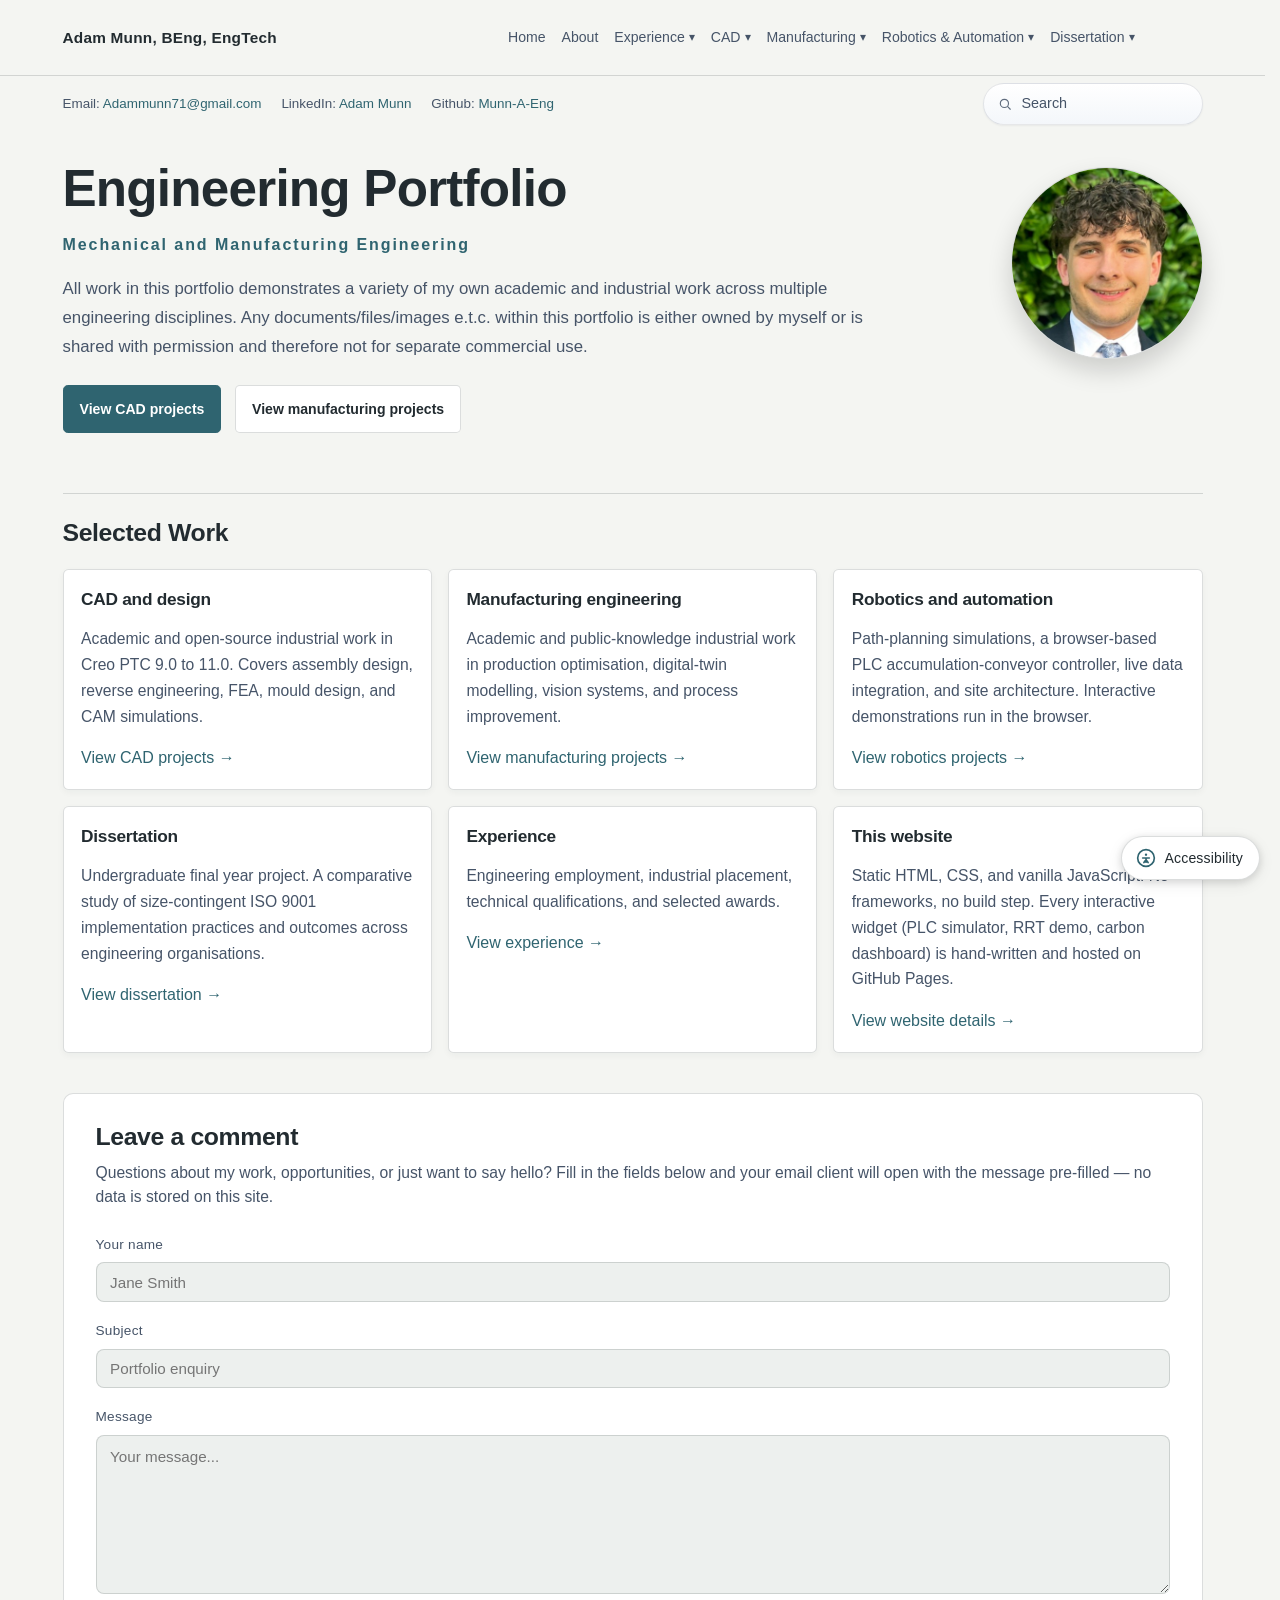
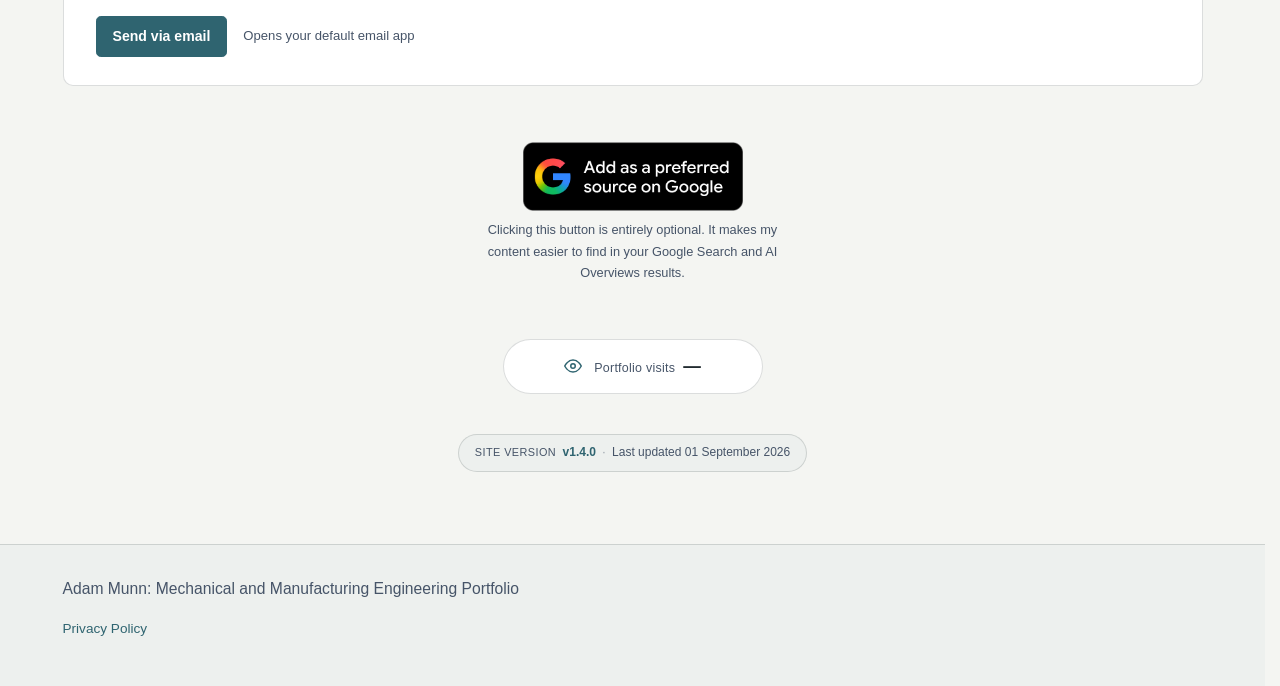
<file: index.html>
<!DOCTYPE html>
<html lang="en">
<head>
  <meta charset="UTF-8">
  <meta name="viewport" content="width=device-width, initial-scale=1.0">
  <meta name="description" content="Adam Munn: Mechanical & Manufacturing Engineering portfolio. BEng, EngTech MIMechE. CAD, digital twins, robotics, MATLAB and dissertation work.">
  <meta http-equiv="Content-Security-Policy" content="default-src 'self'; script-src 'self' 'unsafe-inline' https://abacus.jasoncameron.dev https://platform.linkedin.com; style-src 'self' 'unsafe-inline'; img-src 'self' data: https://media.licdn.com; connect-src 'self' https://api.carbonintensity.org.uk https://abacus.jasoncameron.dev; font-src 'self'; frame-src https://www.linkedin.com; frame-ancestors 'none'; base-uri 'self'; form-action 'none'">
  <meta name="referrer" content="strict-origin-when-cross-origin">
  <meta http-equiv="X-Content-Type-Options" content="nosniff">
  <link rel="canonical" href="https://munn-a-eng.github.io/">
  <title>Adam Munn, BEng, EngTech | Engineering Portfolio</title>
    <link rel="stylesheet" href="assets/styles.css?v=2">
  <link rel="icon" type="image/x-icon" href="/favicon.ico">
  <link rel="icon" type="image/svg+xml" href="/favicon.svg">
  <link rel="icon" type="image/png" sizes="96x96" href="/favicon-96x96.png">
  <link rel="apple-touch-icon" sizes="180x180" href="/apple-touch-icon.png">
  <link rel="manifest" href="/site.webmanifest">
  <script>try{if(sessionStorage.getItem('headshotFlip'))document.documentElement.classList.add('flip-pending');}catch(e){}</script>
  <script src="scripts/site-interactions.js?v=6" defer></script>
  <script>(function(){try{var p=JSON.parse(localStorage.getItem('portfolio-a11y-prefs')||'null');var h=document.documentElement;var d={theme:'light',contrast:'normal',textSize:'normal',motion:'auto'};if(p&&typeof p==='object'){for(var k in d){if(p[k])d[k]=p[k];}}h.setAttribute('data-theme',d.theme);h.setAttribute('data-contrast',d.contrast);h.setAttribute('data-text-size',d.textSize);h.setAttribute('data-motion',d.motion);}catch(e){}})();</script>
  <script type="application/ld+json">
  {
    "@context": "https://schema.org",
    "@type": "WebSite",
    "name": "Adam Munn Engineering Portfolio",
    "url": "https://munn-a-eng.github.io/",
    "description": "Mechanical and Manufacturing Engineering portfolio: CAD, digital twins, robotics, MATLAB and dissertation work by Adam Munn.",
    "author": {
      "@type": "Person",
      "name": "Adam Munn",
      "url": "https://munn-a-eng.github.io/about.html"
    },
    "inLanguage": "en-GB",
    "potentialAction": {
      "@type": "SearchAction",
      "target": {
        "@type": "EntryPoint",
        "urlTemplate": "https://munn-a-eng.github.io/?q={search_term_string}"
      },
      "query-input": "required name=search_term_string"
    }
  }
  </script>
  <!-- Open Graph / Social sharing -->
  <meta property="og:type" content="website">
  <meta property="og:url" content="https://munn-a-eng.github.io/">
  <meta property="og:title" content="Adam Munn, BEng, EngTech (MIMechE) | Engineering Portfolio">
  <meta property="og:description" content="Mechanical and Manufacturing Engineering portfolio. CAD, digital twins, robotics, MATLAB and dissertation work.">
  <meta property="og:image" content="https://munn-a-eng.github.io/og-image.png">
  <meta property="og:image:width" content="1200">
  <meta property="og:image:height" content="630">
  <meta property="og:locale" content="en_GB">
  <meta name="twitter:card" content="summary_large_image">
  <meta name="twitter:title" content="Adam Munn | Engineering Portfolio">
  <meta name="twitter:description" content="Mechanical and Manufacturing Engineering portfolio: CAD, digital twins, robotics and MATLAB.">
  <meta name="twitter:image" content="https://munn-a-eng.github.io/og-image.png">  
</head>
<body class="profile-page">
	<!-- Site Header -->
<header class="site-header">
  <div class="nav-wrap">
    <a class="brand" href="index.html">Adam Munn, BEng, EngTech</a>

    <nav class="nav-links" aria-label="Primary navigation">
      <a href="index.html">Home</a>
      <a href="about.html">About</a>

      <details class="nav-dropdown">
        <summary class="nav-dropdown-summary">
          Experience <span class="nav-caret" aria-hidden="true">▾</span>
        </summary>
        <div class="nav-dropdown-list">
          <a href="experience.html">Experience overview</a>
          <a href="experience.html#engineering-experience">Engineering Experience</a>
          <a href="experience.html#additional-employment">Additional Employment</a>
          <a href="experience.html#qualifications">Qualifications and Certifications</a>
          <a href="experience.html#awards">Awards and Recognition</a>
        </div>
      </details>

      <details class="nav-dropdown">
        <summary class="nav-dropdown-summary">
          CAD <span class="nav-caret" aria-hidden="true">▾</span>
        </summary>
        <div class="nav-dropdown-list">
          <a href="cad.html">CAD overview</a>
          <a href="cad.html#hevasure-aquila-2">Hevasure Aquila 2</a>
          <a href="cad.html#throttle-valve-assembly">Throttle Valve Assembly</a>
          <a href="cad.html#reverse-engineering-mould-design-cam">Reverse Engineering, Mould Design and CAM</a>
        </div>
      </details>

      <details class="nav-dropdown">
        <summary class="nav-dropdown-summary">
          Manufacturing <span class="nav-caret" aria-hidden="true">▾</span>
        </summary>
        <div class="nav-dropdown-list">
          <a href="manufacturing-systems.html">Manufacturing overview</a>
          <a href="manufacturing-systems.html#hydraulic-disc-brake-caliper-digital-twin">Hydraulic Disc Brake Caliper Digital Twin</a>
          <a href="manufacturing-systems.html#axle-optimisation">Axle Optimisation</a>
          <a href="manufacturing-systems.html#ipv-vision-system-upgrades">IPV Vision-System Upgrades</a>
          <a href="manufacturing-systems.html#output-transfer-gear-line-optimisation">Output Transfer Gear Line Optimisation</a>
        </div>
      </details>

      <details class="nav-dropdown">
        <summary class="nav-dropdown-summary">
          Robotics &amp; Automation <span class="nav-caret" aria-hidden="true">▾</span>
        </summary>
        <div class="nav-dropdown-list">
          <a href="robotics-automation.html">Robotics &amp; Automation overview</a>
          <a href="robotics-automation.html#industrial-cobot-vision-support">Industrial COBOT and Vision-System Support</a>
          <a href="robotics-automation.html#rrt-path-planning">RRT Path-Planning Simulation</a>
          <a href="robotics-automation.html#plc-simulation">PLC Accumulation-Conveyor Simulator</a>
          <a href="robotics-automation.html#portfolio-website-development">Portfolio Website Development</a>
          <a href="robotics-automation.html#live-data-integration">Live Data Integration</a>
          
        </div>
      </details>

      <details class="nav-dropdown">
        <summary class="nav-dropdown-summary">
          Dissertation <span class="nav-caret" aria-hidden="true">▾</span>
        </summary>
        <div class="nav-dropdown-list">
          <a href="dissertation.html">Dissertation overview</a>
          <a href="dissertation.html#project-overview">Project Overview</a>
          <a href="dissertation.html#abstract">Abstract</a>
          <a href="dissertation.html#research-approach">Research Approach</a>
          <a href="dissertation.html#selected-findings">Selected Findings</a>
          <a href="dissertation.html#chapter-summaries">Chapter Summaries</a>
          <a href="dissertation.html#submitted-poster">Submitted Poster</a>
          <a href="dissertation.html#supporting-documents">Supporting Documents</a>
        </div>
      </details>
    </nav>
  </div>
</header>
	<!-- Contact Strip -->
  <div class="contact-strip">
    <span>Email: <a href="mailto:Adammunn71@gmail.com">Adammunn71@gmail.com</a></span>
    <span>LinkedIn: <a href="https://www.linkedin.com/in/adammunnuos/" target="_blank" rel="noopener noreferrer">Adam Munn</a></span>
	<span>Github: <a href="https://github.com/Munn-A-Eng">Munn-A-Eng</a></span>
    <button type="button" class="search-open contact-search" aria-label="Search this site (press Ctrl+K)">
      <svg viewBox="0 0 24 24" width="14" height="14" aria-hidden="true" fill="none" stroke="currentColor" stroke-width="2" stroke-linecap="round" stroke-linejoin="round"><circle cx="11" cy="11" r="7"></circle><path d="M21 21l-4.35-4.35"></path></svg>
      <span>Search</span>
      <kbd class="contact-search-kbd">Ctrl K</kbd>
    </button>
  </div>
  <main>
	<!-- Hero / profile intro -->
<section class="hero profile-hero">
  <div class="hero-copy">
    <h1>Engineering Portfolio</h1>
	<p class="eyebrow">Mechanical and Manufacturing Engineering</p>
    <p class="lead">
      All work in this portfolio demonstrates a variety of my own academic and industrial work across multiple engineering disciplines. Any documents/files/images e.t.c. within this portfolio is either owned by myself or is shared with permission and therefore not for separate commercial use.</p>

    <div class="actions">
      <a class="button" href="cad.html">View CAD projects</a>
      <a class="button secondary" href="manufacturing-systems.html">View manufacturing projects</a>
    </div>
  </div>

  <div class="profile-headshot-wrap">
    <img
      class="profile-headshot"
      src="./images/profile/adam-munn-headshot.png"
      alt="Headshot of Adam Munn"
    >
  </div>
</section>

	<!-- Selected Work -->
<section>
  <h2>Selected Work</h2>
  <div class="grid grid--selected-work">
    <article class="card">
      <h3>CAD and design</h3>
      <p>
        Academic and open-source industrial work in Creo PTC 9.0 to 11.0. Covers
        assembly design, reverse engineering, FEA, mould design, and CAM simulations.
      </p>
      <a href="cad.html">View CAD projects →</a>
    </article>
    <article class="card">
      <h3>Manufacturing engineering</h3>
      <p>
        Academic and public-knowledge industrial work in production optimisation,
        digital-twin modelling, vision systems, and process improvement.
      </p>
      <a href="manufacturing-systems.html">View manufacturing projects →</a>
    </article>
    <article class="card">
      <h3>Robotics and automation</h3>
      <p>
        Path-planning simulations, a browser-based PLC accumulation-conveyor
        controller, live data integration, and site architecture. Interactive
        demonstrations run in the browser.
      </p>
      <a href="robotics-automation.html">View robotics projects →</a>
    </article>
    <article class="card">
      <h3>Dissertation</h3>
      <p>
        Undergraduate final year project. A comparative study of size-contingent
        ISO 9001 implementation practices and outcomes across engineering
        organisations.
      </p>
      <a href="dissertation.html">View dissertation →</a>
    </article>
    <article class="card">
      <h3>Experience</h3>
      <p>
        Engineering employment, industrial placement, technical qualifications,
        and selected awards.
      </p>
      <a href="experience.html">View experience →</a>
    </article>
    <article class="card">
      <h3>This website</h3>
      <p>
        Static HTML, CSS, and vanilla JavaScript. No frameworks, no build step.
        Every interactive widget (PLC simulator, RRT demo, carbon dashboard) is
        hand-written and hosted on GitHub Pages.
      </p>
      <a href="robotics-automation.html#portfolio-website-development">View website details →</a>
    </article>
  </div>
</section>
<!-- Comment box -->
      <section class="comment-box" aria-labelledby="comment-box-title">
        <h2 id="comment-box-title">Leave a comment</h2>
        <p class="comment-box-intro">
          Questions about my work, opportunities, or just want to say hello?
          Fill in the fields below and your email client will open with the
          message pre-filled — no data is stored on this site.
        </p>

        <form class="comment-form" onsubmit="return sendComment(event)">
          <div class="comment-row">
            <label for="comment-name">Your name</label>
            <input type="text" id="comment-name" name="name" required
                   autocomplete="name" placeholder="Jane Smith">
          </div>

          <div class="comment-row">
            <label for="comment-subject">Subject</label>
            <input type="text" id="comment-subject" name="subject" required
                   placeholder="Portfolio enquiry">
          </div>

          <div class="comment-row">
            <label for="comment-message">Message</label>
            <textarea id="comment-message" name="message" rows="6" required
                      placeholder="Your message..."></textarea>
          </div>

          <div class="comment-actions">
            <button type="submit" class="button">Send via email</button>
            <span class="comment-hint">Opens your default email app</span>
          </div>
        </form>
      </section>

      <script>
  function sendComment(e) {
    e.preventDefault();

    // Address assembled at runtime to defeat basic HTML scrapers.
    // Replace these four parts with your real address split into segments.
    const parts = ['Adam', 'munn', '71', 'gmail.com'];
    const recipient = parts[0] + parts[1] + parts[2] + '@' + parts[3];

    const name    = document.getElementById('comment-name').value.trim();
    const subject = document.getElementById('comment-subject').value.trim();
    const message = document.getElementById('comment-message').value.trim();

    const fullSubject = '[Portfolio] ' + subject;
    const fullBody    = message + '\n\n— ' + name;

    const url = 'mailto:' + encodeURIComponent(recipient)
              + '?subject=' + encodeURIComponent(fullSubject)
              + '&body='    + encodeURIComponent(fullBody);

    window.location.href = url;
    return false;
  }
</script>
      <!-- Google Preferred Source button -->
      <section class="preferred-source" aria-labelledby="preferred-source-title">
        <h2 id="preferred-source-title" class="visually-hidden">Add this site as a Google preferred source</h2>
        <a class="preferred-source-link"
           href="https://www.google.com/preferences/source?q=munn-a-eng.github.io"
           target="_blank"
           rel="noopener"
           aria-label="Add this portfolio as a preferred source in Google Search">
          <img src="images/google-preferred-source.png"
               alt="Add as Preferred Source in Google Search"
               width="220"
               height="44"
               loading="lazy">
        </a>
        <p class="preferred-source-note">
          Clicking this button is entirely optional. It makes my content easier to find in your Google Search
          and AI Overviews results.
        </p>
      </section>
<!-- Visitor counter -->
      <section class="visit-counter" aria-labelledby="visit-counter-title">
        <div class="visit-counter-inner">
          <div class="visit-counter-icon" aria-hidden="true">
            <svg viewBox="0 0 24 24" width="18" height="18" fill="none"
                 stroke="currentColor" stroke-width="2" stroke-linecap="round" stroke-linejoin="round">
              <path d="M1 12s4-8 11-8 11 8 11 8-4 8-11 8-11-8-11-8z"/>
              <circle cx="12" cy="12" r="3"/>
            </svg>
          </div>
          <div class="visit-counter-text">
            <span id="visit-counter-title" class="visit-counter-label">Portfolio visits</span>
            <span class="visit-counter-value" data-visit-count>—</span>
          </div>
        </div>
      </section>
	   <!-- Site version footer -->
      <aside class="site-version" aria-label="Site version">
        <span class="site-version-label">Site version</span>
        <span class="site-version-num">v1.4.0</span>
        <span class="site-version-sep">·</span>
        <span class="site-version-date">Last updated 01 September 2026</span>
      </aside>
  </main>
	<!-- Site Footer -->
    <footer class="site-footer">
    <div class="footer-wrap">
      <p>Adam Munn: Mechanical and Manufacturing Engineering Portfolio</p>
      <p style="margin-top: 0.5rem; font-size: 0.85rem;">
        <a href="privacy.html">Privacy Policy</a>
      </p>
    </div>
  </footer>
  <script src="scripts/search.js" defer></script>
  <script src="scripts/accessibility.js" defer></script>
  <script src="scripts/visit-counter.js" defer></script>
  <script src="scripts/mobile-nav.js" defer></script>
  <script src="scripts/nav-hover.js" defer></script>
</body>
</html>
</file>
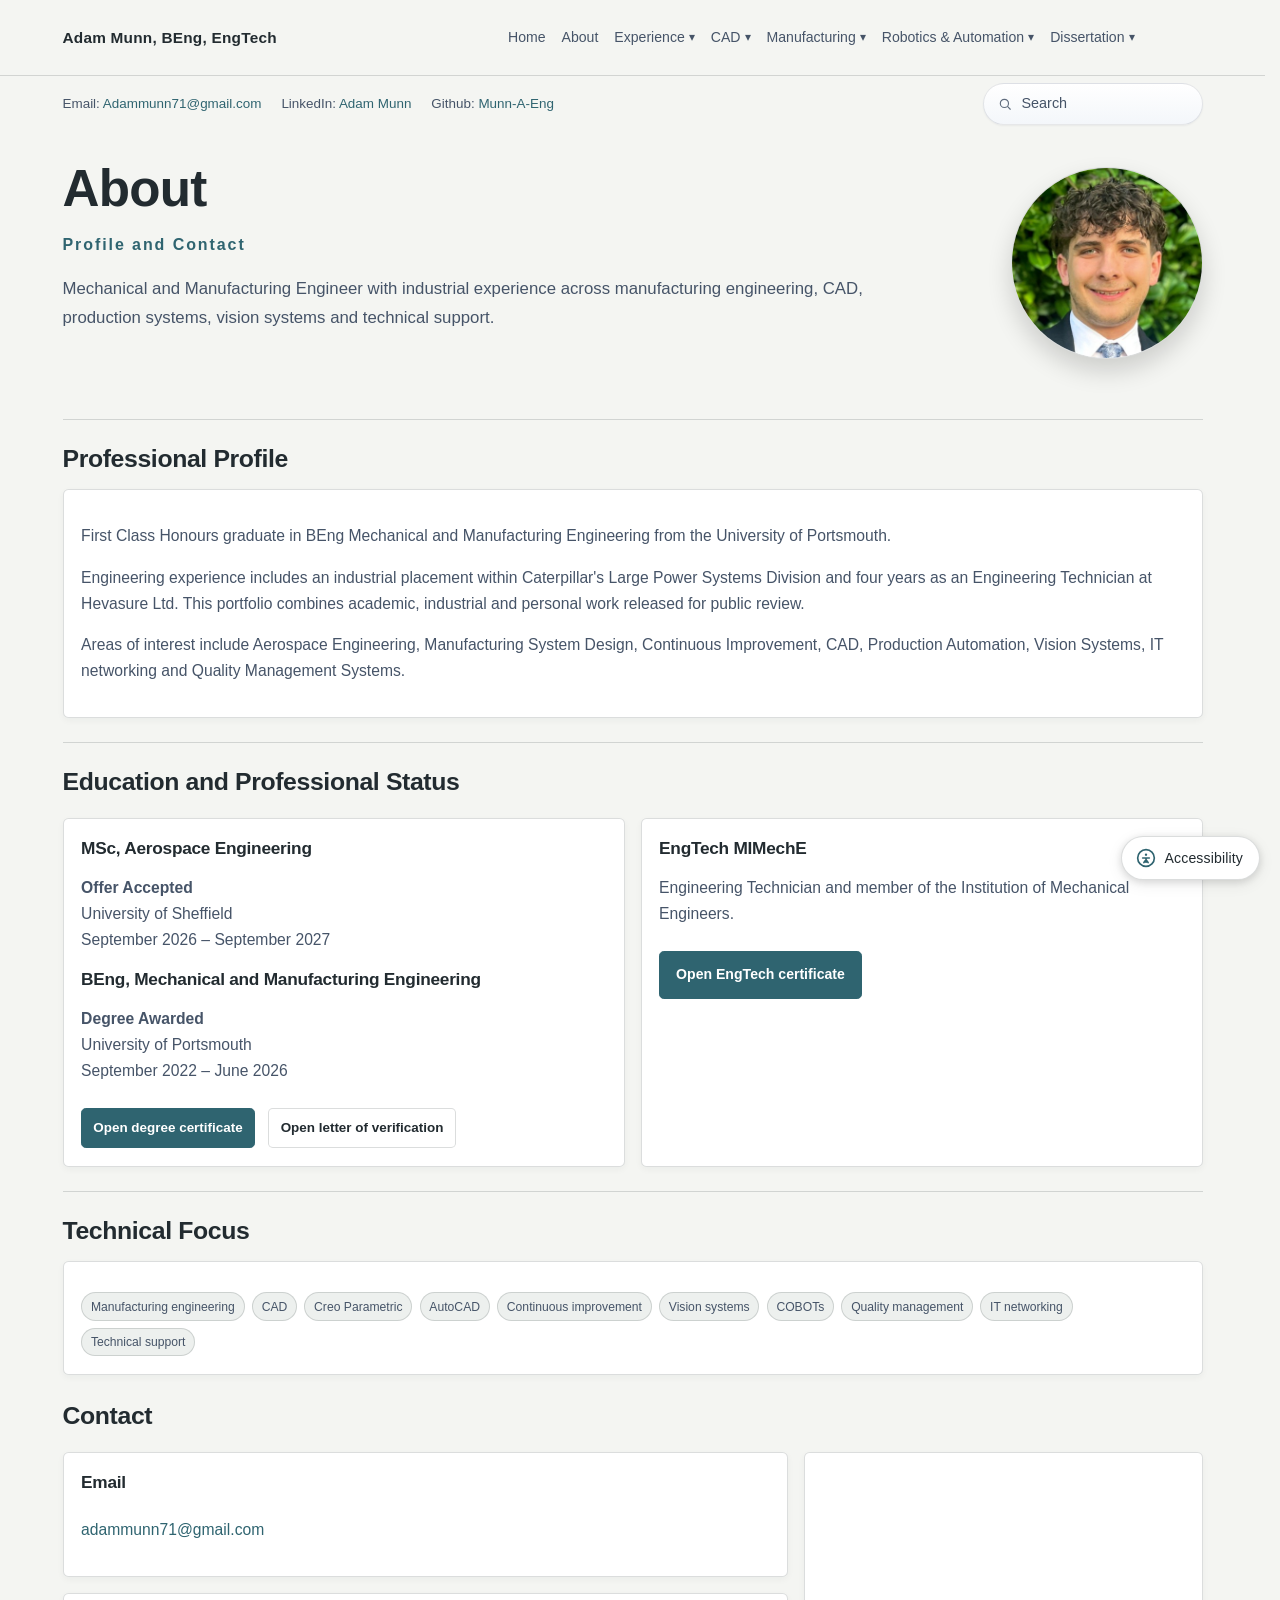
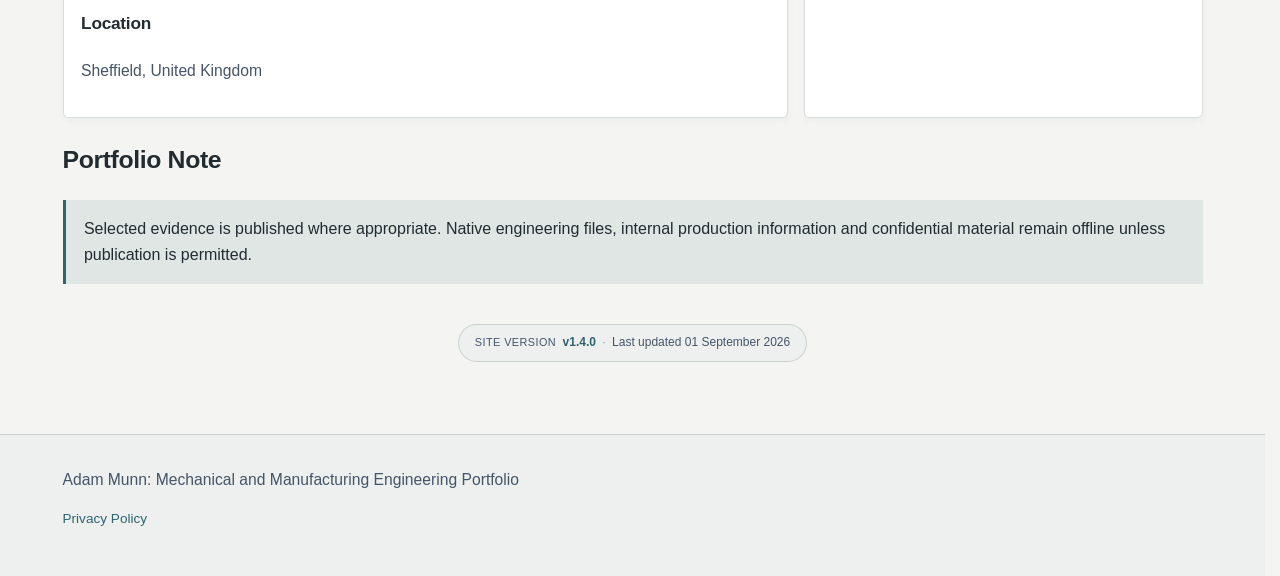
<file: about.html>
<!DOCTYPE html>
<html lang="en">
<head>
  <meta charset="UTF-8">
  <meta name="viewport" content="width=device-width, initial-scale=1.0">
  <meta name="description" content="About Adam Munn: mechanical and manufacturing engineering graduate based in Sheffield, UK. Engineering interests, background, portfolio scope and contact.">
  <meta http-equiv="Content-Security-Policy" content="default-src 'self'; script-src 'self' 'unsafe-inline' https://abacus.jasoncameron.dev https://platform.linkedin.com; style-src 'self' 'unsafe-inline'; img-src 'self' data: https://media.licdn.com; connect-src 'self' https://api.carbonintensity.org.uk https://abacus.jasoncameron.dev; font-src 'self'; frame-src https://www.linkedin.com; frame-ancestors 'none'; base-uri 'self'; form-action 'none'">
  <meta name="referrer" content="strict-origin-when-cross-origin">
  <meta http-equiv="X-Content-Type-Options" content="nosniff">
  <link rel="canonical" href="https://munn-a-eng.github.io/about.html">
  <title>About | Adam Munn</title>
    <link rel="stylesheet" href="assets/styles.css?v=2">
  <link rel="icon" type="image/x-icon" href="/favicon.ico">
  <link rel="icon" type="image/svg+xml" href="/favicon.svg">
  <link rel="icon" type="image/png" sizes="96x96" href="/favicon-96x96.png">
  <link rel="apple-touch-icon" sizes="180x180" href="/apple-touch-icon.png">
  <link rel="manifest" href="/site.webmanifest">
  <script>try{if(sessionStorage.getItem('headshotFlip'))document.documentElement.classList.add('flip-pending');}catch(e){}</script>
  <script>(function(){try{var p=JSON.parse(localStorage.getItem('portfolio-a11y-prefs')||'null');var h=document.documentElement;var d={theme:'light',contrast:'normal',textSize:'normal',motion:'auto'};if(p&&typeof p==='object'){for(var k in d){if(p[k])d[k]=p[k];}}h.setAttribute('data-theme',d.theme);h.setAttribute('data-contrast',d.contrast);h.setAttribute('data-text-size',d.textSize);h.setAttribute('data-motion',d.motion);}catch(e){}})();</script>
  <script src="scripts/site-interactions.js?v=6" defer></script>
  <script type="application/ld+json">
  {
    "@context": "https://schema.org",
    "@type": "Person",
    "name": "Adam Munn",
    "url": "https://munn-a-eng.github.io/",
    "image": "https://munn-a-eng.github.io/images/profile/adam-munn-headshot.png",
    "jobTitle": "Mechanical and Manufacturing Engineer",
    "description": "Mechanical and manufacturing engineering graduate. EngTech MIMechE. Experience in CAD, digital twin modelling, vision systems, robotics and MATLAB.",
    "email": "mailto:Adammunn71@gmail.com",
    "address": {
      "@type": "PostalAddress",
      "addressLocality": "Sheffield",
      "addressCountry": "GB"
    },
    "alumniOf": [
      {
        "@type": "CollegeOrUniversity",
        "name": "University of Portsmouth"
      },
      {
        "@type": "CollegeOrUniversity",
        "name": "The University of Sheffield"
      }
    ],
    "hasCredential": [
      {
        "@type": "EducationalOccupationalCredential",
        "credentialCategory": "degree",
        "name": "BEng Mechanical and Manufacturing Engineering"
      },
      {
        "@type": "EducationalOccupationalCredential",
        "credentialCategory": "certification",
        "name": "EngTech MIMechE"
      }
    ],
    "knowsAbout": [
      "Mechanical Engineering",
      "Manufacturing Engineering",
      "CAD",
      "PTC Creo",
      "Lean Six Sigma",
      "Vision Systems",
      "Robotics",
      "MATLAB",
      "Digital Twin Modelling",
      "Quality Management Systems",
      "ISO 9001"
    ],
    "sameAs": [
      "https://www.linkedin.com/in/adammunnuos/",
      "https://github.com/Munn-A-Eng"
    ]
  }
  </script>
    <!-- Open Graph / Social sharing -->
  <meta property="og:type" content="profile">
  <meta property="og:url" content="https://munn-a-eng.github.io/about.html">
  <meta property="og:title" content="About Adam Munn | Engineering Portfolio">
  <meta property="og:description" content="Mechanical and manufacturing engineering graduate based in Sheffield, UK. Engineering background, portfolio scope and contact.">
  <meta property="og:image" content="https://munn-a-eng.github.io/og-image.png">
  <meta property="og:image:width" content="1200">
  <meta property="og:image:height" content="630">
  <meta property="og:locale" content="en_GB">
  <meta property="profile:first_name" content="Adam">
  <meta property="profile:last_name" content="Munn">
  <meta name="twitter:card" content="summary_large_image">
  <meta name="twitter:title" content="About Adam Munn">
  <meta name="twitter:description" content="Mechanical and manufacturing engineering graduate based in Sheffield, UK.">
  <meta name="twitter:image" content="https://munn-a-eng.github.io/og-image.png">
</head>
<body class="profile-page">
	<!-- Site Header -->
<header class="site-header">
  <div class="nav-wrap">
    <a class="brand" href="index.html">Adam Munn, BEng, EngTech</a>

    <nav class="nav-links" aria-label="Primary navigation">
      <a href="index.html">Home</a>
      <a href="about.html">About</a>

      <details class="nav-dropdown">
        <summary class="nav-dropdown-summary">
          Experience <span class="nav-caret" aria-hidden="true">▾</span>
        </summary>
        <div class="nav-dropdown-list">
          <a href="experience.html">Experience overview</a>
          <a href="experience.html#engineering-experience">Engineering Experience</a>
          <a href="experience.html#additional-employment">Additional Employment</a>
          <a href="experience.html#qualifications">Qualifications and Certifications</a>
          <a href="experience.html#awards">Awards and Recognition</a>
        </div>
      </details>

      <details class="nav-dropdown">
        <summary class="nav-dropdown-summary">
          CAD <span class="nav-caret" aria-hidden="true">▾</span>
        </summary>
        <div class="nav-dropdown-list">
          <a href="cad.html">CAD overview</a>
          <a href="cad.html#hevasure-aquila-2">Hevasure Aquila 2</a>
          <a href="cad.html#throttle-valve-assembly">Throttle Valve Assembly</a>
          <a href="cad.html#reverse-engineering-mould-design-cam">Reverse Engineering, Mould Design and CAM</a>
        </div>
      </details>

      <details class="nav-dropdown">
        <summary class="nav-dropdown-summary">
          Manufacturing <span class="nav-caret" aria-hidden="true">▾</span>
        </summary>
        <div class="nav-dropdown-list">
          <a href="manufacturing-systems.html">Manufacturing overview</a>
          <a href="manufacturing-systems.html#hydraulic-disc-brake-caliper-digital-twin">Hydraulic Disc Brake Caliper Digital Twin</a>
          <a href="manufacturing-systems.html#axle-optimisation">Axle Optimisation</a>
          <a href="manufacturing-systems.html#ipv-vision-system-upgrades">IPV Vision-System Upgrades</a>
          <a href="manufacturing-systems.html#output-transfer-gear-line-optimisation">Output Transfer Gear Line Optimisation</a>
        </div>
      </details>

      <details class="nav-dropdown">
        <summary class="nav-dropdown-summary">
          Robotics &amp; Automation <span class="nav-caret" aria-hidden="true">▾</span>
        </summary>
        <div class="nav-dropdown-list">
          <a href="robotics-automation.html">Robotics &amp; Automation overview</a>
          <a href="robotics-automation.html#industrial-cobot-vision-support">Industrial COBOT and Vision-System Support</a>
          <a href="robotics-automation.html#rrt-path-planning">RRT Path-Planning Simulation</a>
          <a href="robotics-automation.html#plc-simulation">PLC Accumulation-Conveyor Simulator</a>
          <a href="robotics-automation.html#portfolio-website-development">Portfolio Website Development</a>
          <a href="robotics-automation.html#live-data-integration">Live Data Integration</a>
          
        </div>
      </details>

      <details class="nav-dropdown">
        <summary class="nav-dropdown-summary">
          Dissertation <span class="nav-caret" aria-hidden="true">▾</span>
        </summary>
        <div class="nav-dropdown-list">
          <a href="dissertation.html">Dissertation overview</a>
          <a href="dissertation.html#project-overview">Project Overview</a>
          <a href="dissertation.html#abstract">Abstract</a>
          <a href="dissertation.html#research-approach">Research Approach</a>
          <a href="dissertation.html#selected-findings">Selected Findings</a>
          <a href="dissertation.html#chapter-summaries">Chapter Summaries</a>
          <a href="dissertation.html#submitted-poster">Submitted Poster</a>
          <a href="dissertation.html#supporting-documents">Supporting Documents</a>
        </div>
      </details>
    </nav>
  </div>
</header>
	<!-- Contact Strip -->
  <div class="contact-strip">
    <span>Email: <a href="mailto:Adammunn71@gmail.com">Adammunn71@gmail.com</a></span>
    <span>LinkedIn: <a href="https://www.linkedin.com/in/adammunnuos/" target="_blank" rel="noopener noreferrer">Adam Munn</a></span>
	<span>Github: <a href="https://github.com/Munn-A-Eng">Munn-A-Eng</a></span>
    <button type="button" class="search-open contact-search" aria-label="Search this site (press Ctrl+K)">
      <svg viewBox="0 0 24 24" width="14" height="14" aria-hidden="true" fill="none" stroke="currentColor" stroke-width="2" stroke-linecap="round" stroke-linejoin="round"><circle cx="11" cy="11" r="7"></circle><path d="M21 21l-4.35-4.35"></path></svg>
      <span>Search</span>
      <kbd class="contact-search-kbd">Ctrl K</kbd>
    </button>
  </div>
  <main>
	<!-- Page Hero -->
    <section class="hero profile-hero">
      <div class="hero-copy">
        <h1>About</h1>

    <p class="eyebrow">Profile and Contact</p>

    <p class="lead">
      Mechanical and Manufacturing Engineer with
      industrial experience across manufacturing engineering, CAD, production
      systems, vision systems and technical support.
    </p>
  </div>

  <div class="profile-headshot-wrap">
    <img
      class="profile-headshot"
      src="./images/profile/adam-munn-headshot.png"
      alt="Headshot of Adam Munn"
    >
  </div>
</section>

	<!-- Professional Profile -->
<section>
  <h2>Professional Profile</h2>

  <article class="card">
    <p>
      First Class Honours graduate in BEng Mechanical and Manufacturing Engineering from the University of Portsmouth.      </p>

    <p>
      Engineering experience includes an industrial placement within Caterpillar's
      Large Power Systems Division and four years as an Engineering Technician at
      Hevasure Ltd. This portfolio combines academic, industrial and personal
      work released for public review.
    </p>

    <p>
      Areas of interest include Aerospace Engineering, Manufacturing System Design, Continuous Improvement,
      CAD, Production Automation, Vision Systems, IT networking and
      Quality Management Systems.
    </p>
  </article>
</section>
	<!-- Education and Professional Status -->
<section>
  <h2>Education and Professional Status</h2>
  <div class="grid">
    <article class="card">
	  <h3>MSc, Aerospace Engineering</h3>
      <p>
	  <b> Offer Accepted </b><br>
        University of Sheffield<br>
        September 2026 – September 2027
		</p>
     <h3>BEng, Mechanical and Manufacturing Engineering</h3>
      <p>
	  <b> Degree Awarded </b><br>
        University of Portsmouth<br>
        September 2022 – June 2026
      </p>
      <div class="actions">
        
          <a class="button small"
          href="documents/about/beng-degree-certificate.pdf"
          target="_blank"
          rel="noopener noreferrer"
        >
          Open degree certificate
        </a>
        
         <a class="button secondary small"
          href="documents/about/beng-letter-of-verification.pdf"
          target="_blank"
          rel="noopener noreferrer"
        >
          Open letter of verification
        </a>
      </div>
    </article>
    <article class="card">
  <h3>EngTech MIMechE</h3>

  <p>
    Engineering Technician and member of the Institution of Mechanical Engineers.
  </p>

  <div class="actions">
    <a
      class="button"
      href="documents/about/engtech-certificate.pdf"
      target="_blank"
      rel="noopener noreferrer"
    >
      Open EngTech certificate
    </a>
  </div>
</article>
  </div>
</section>
	<!-- Technical Focus -->
<section>
  <h2>Technical Focus</h2>
  <div class="card">
    <div class="tag-list">
      <span class="tag">Manufacturing engineering</span>
      <span class="tag">CAD</span>
      <span class="tag">Creo Parametric</span>
      <span class="tag">AutoCAD</span>
      <span class="tag">Continuous improvement</span>
      <span class="tag">Vision systems</span>
      <span class="tag">COBOTs</span>
      <span class="tag">Quality management</span>
      <span class="tag">IT networking</span>
      <span class="tag">Technical support</span>
    </div>
  </div>
</section>
<br>
<section>
       <!-- Contact -->
      <section>
        <h2>Contact</h2>
        <div class="contact-grid">
          <div class="contact-stack">
            <article class="card contact-card">
              <h3>Email</h3>
              <p>
                <a href="mailto:adammunn71@gmail.com">adammunn71@gmail.com</a>
              </p>
            </article>
            <article class="card contact-card">
              <h3>Location</h3>
              <p>Sheffield, United Kingdom</p>
            </article>
          </div>
          <article class="card contact-card contact-card--linkedin">
            <div class="linkedin-badge-inline">
              <div class="badge-base LI-profile-badge"
                   data-locale="en_US"
                   data-size="medium"
                   data-theme="light"
                   data-type="VERTICAL"
                   data-vanity="adammunnuos"
                   data-version="v1">
                <a class="badge-base__link LI-simple-link"
                   href="https://uk.linkedin.com/in/adammunnuos?trk=profile-badge"></a>
              </div>
            </div>
          </article>
        </div>
      </section>
	<!-- Portfolio Note -->
<section>
  <br> <h2>Portfolio Note</h2>
  <div class="callout">
    Selected evidence is published where appropriate. Native engineering files,
    internal production information and confidential material remain offline unless
    publication is permitted.
  </div>
</section>
      <!-- Site version footer -->
      <aside class="site-version" aria-label="Site version">
        <span class="site-version-label">Site version</span>
        <span class="site-version-num">v1.4.0</span>
        <span class="site-version-sep">·</span>
        <span class="site-version-date">Last updated 01 September 2026</span>
      </aside>
  </main>
	<!-- Site Footer -->
    <footer class="site-footer">
    <div class="footer-wrap">
      <p>Adam Munn: Mechanical and Manufacturing Engineering Portfolio</p>
      <p style="margin-top: 0.5rem; font-size: 0.85rem;">
        <a href="privacy.html">Privacy Policy</a>
      </p>
    </div>
  </footer>
  <script src="scripts/search.js" defer></script>
  <script src="scripts/accessibility.js" defer></script>
  <script src="scripts/mobile-nav.js" defer></script>
  <script src="scripts/nav-hover.js" defer></script>
  <script src="https://platform.linkedin.com/badges/js/profile.js" async defer type="text/javascript"></script>
</body>
</html>
</file>
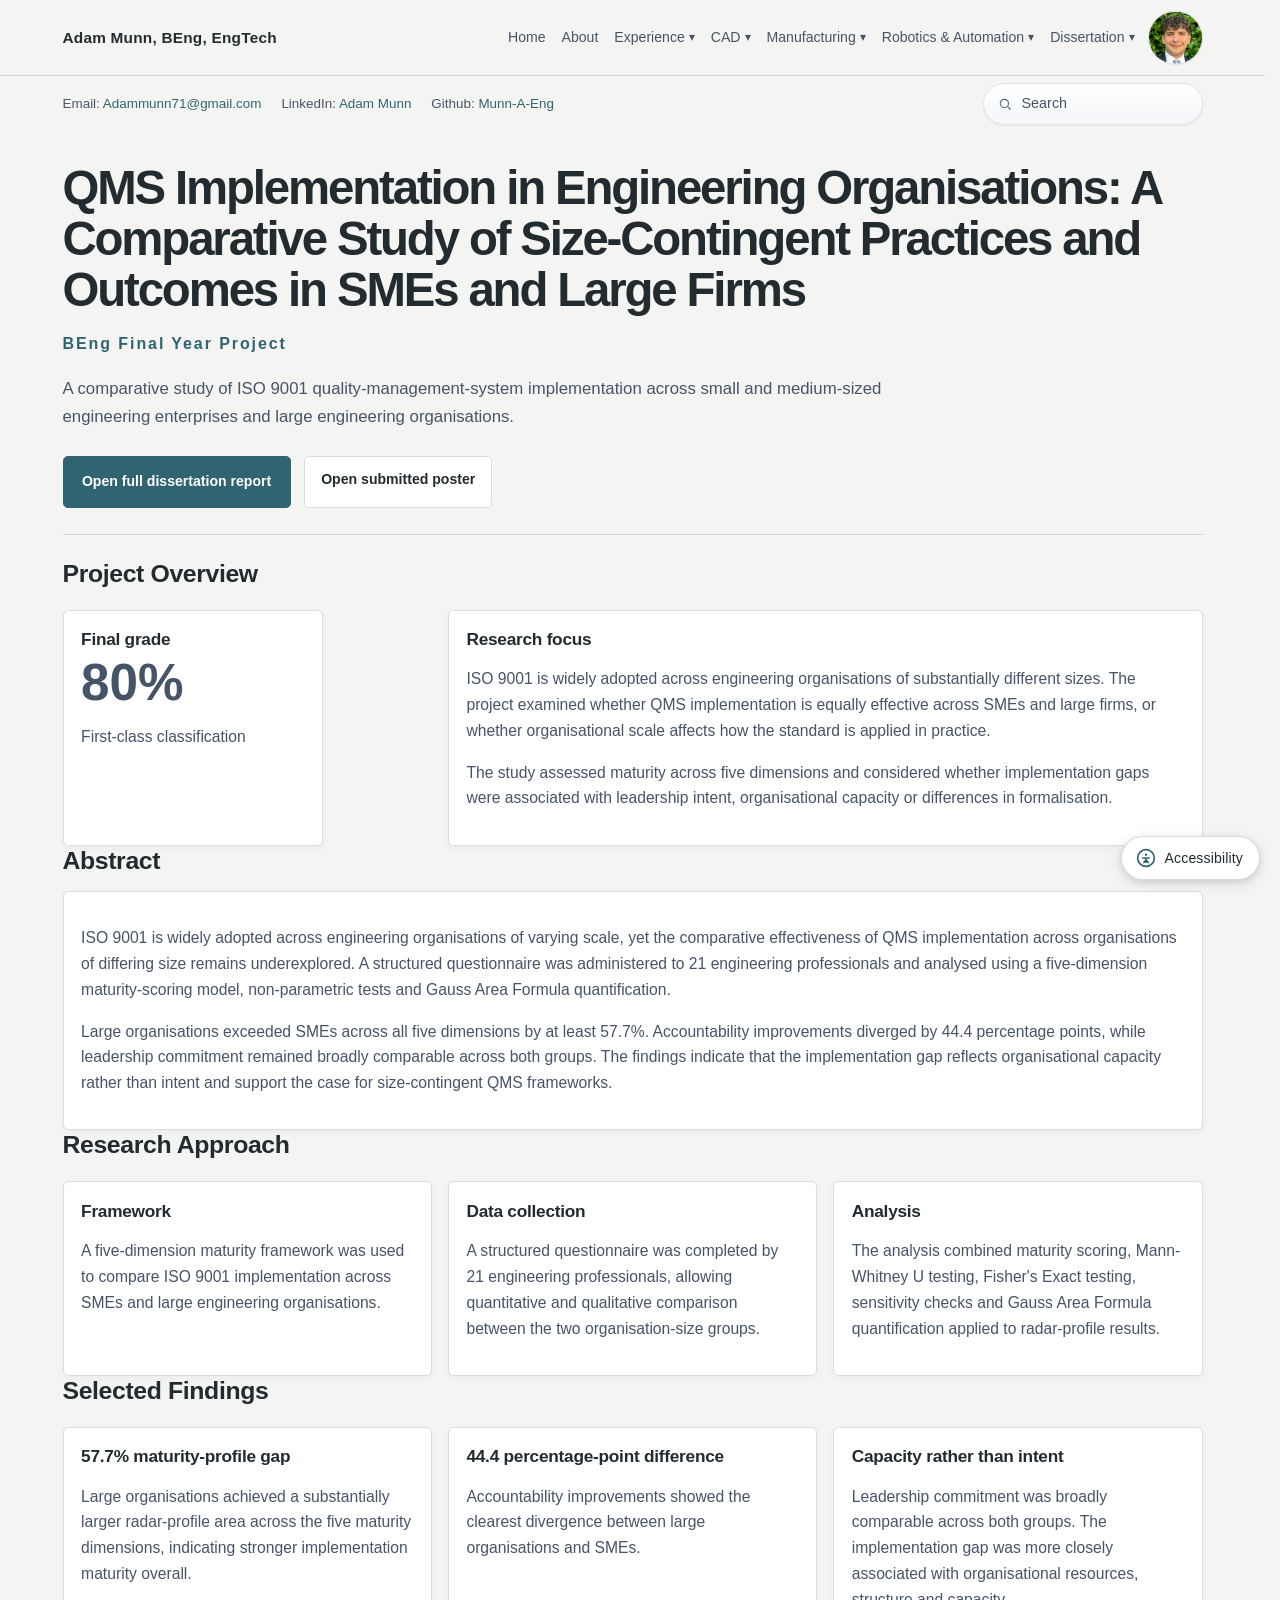
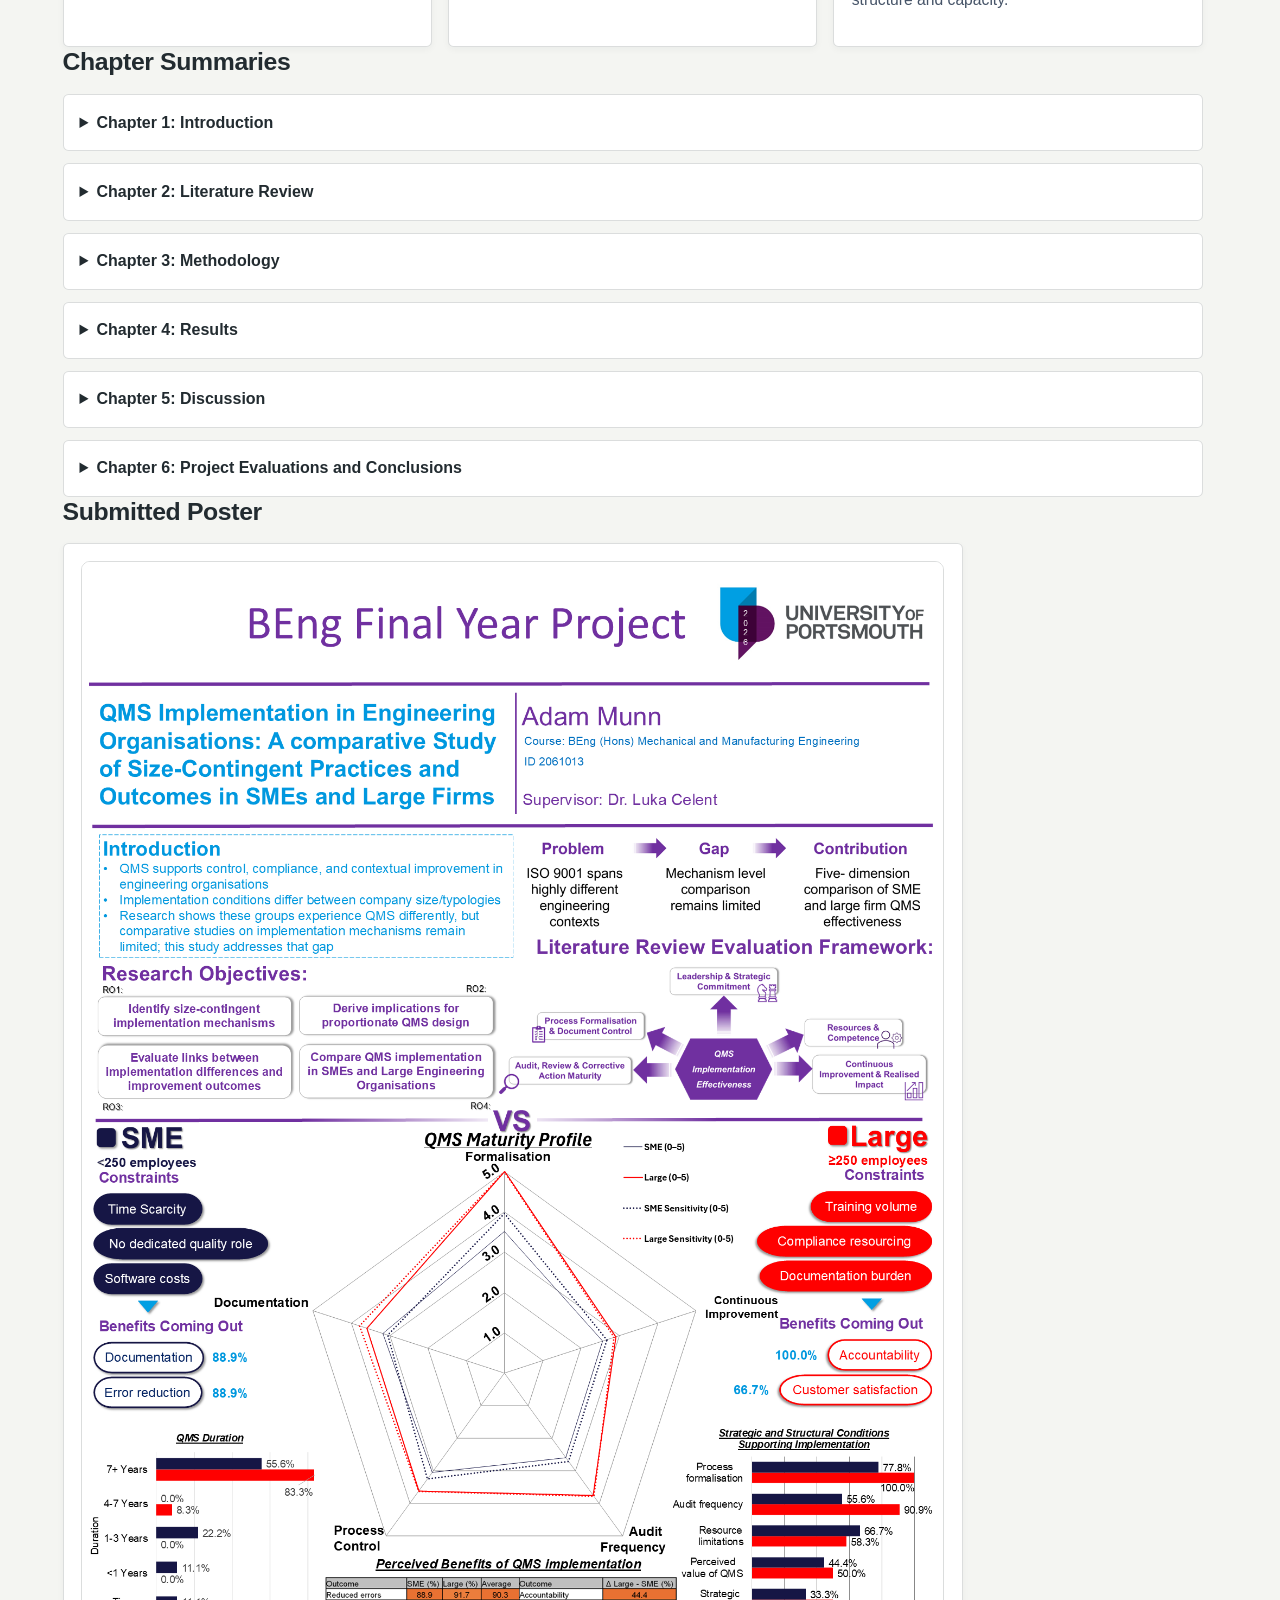
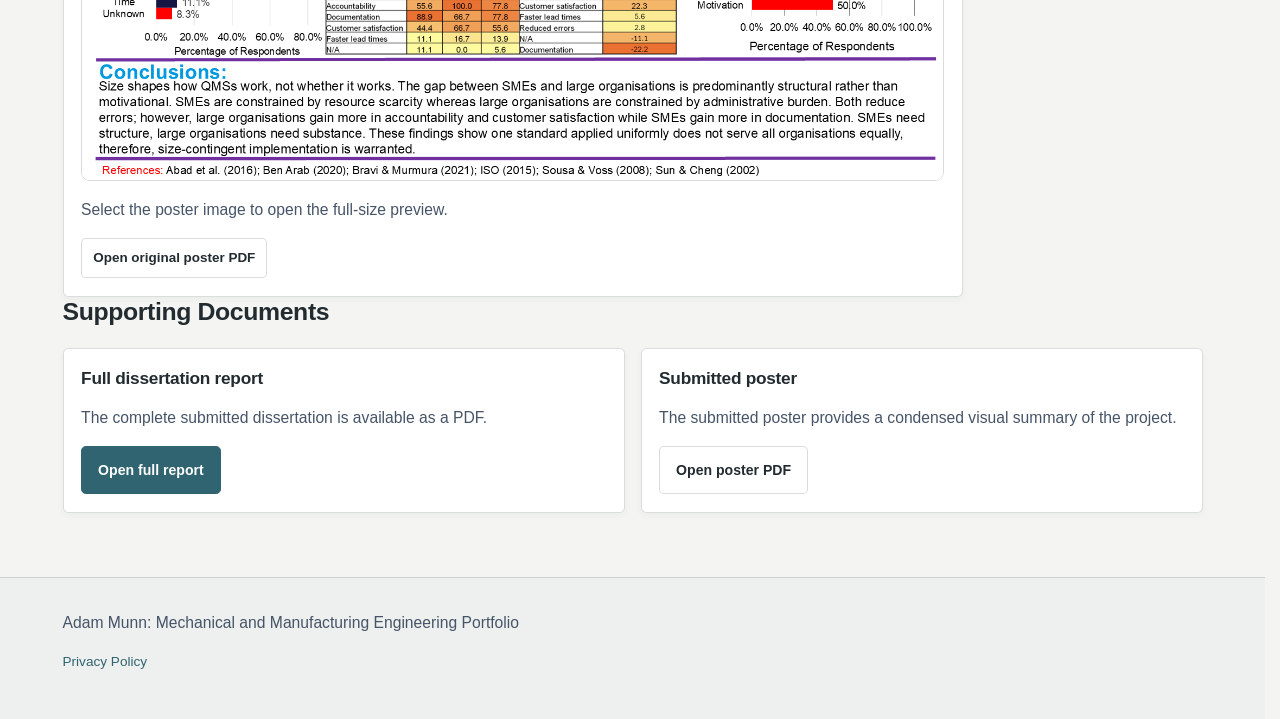
<file: dissertation.html>
<!DOCTYPE html>
<html lang="en">
<head>
  <meta charset="UTF-8">
  <meta name="viewport" content="width=device-width, initial-scale=1.0">
<meta
name="description"
content="Final-year dissertation by Adam Munn examining size-contingent ISO 9001 quality management system implementation in engineering organisations., BEng dissertation: a comparative study of size-contingent ISO 9001 implementation practices and outcomes across UK engineering organisations."
>
  <meta http-equiv="Content-Security-Policy" content="default-src 'self'; script-src 'self' 'unsafe-inline' https://abacus.jasoncameron.dev https://platform.linkedin.com; style-src 'self' 'unsafe-inline'; img-src 'self' data: https://media.licdn.com; connect-src 'self' https://api.carbonintensity.org.uk https://abacus.jasoncameron.dev; font-src 'self'; frame-src https://www.linkedin.com; frame-ancestors 'none'; base-uri 'self'; form-action 'none'">
  <meta name="referrer" content="strict-origin-when-cross-origin">
  <meta http-equiv="X-Content-Type-Options" content="nosniff"> 
 <link rel="canonical" href="https://munn-a-eng.github.io/dissertation.html">
  <title>Dissertation | Adam Munn</title>
    <link rel="stylesheet" href="assets/styles.css?v=2">
  <link rel="icon" type="image/x-icon" href="/favicon.ico">
  <link rel="icon" type="image/svg+xml" href="/favicon.svg">
  <link rel="icon" type="image/png" sizes="96x96" href="/favicon-96x96.png">
  <link rel="apple-touch-icon" sizes="180x180" href="/apple-touch-icon.png">
  <link rel="manifest" href="/site.webmanifest">
  <script>try{if(sessionStorage.getItem('headshotFlip'))document.documentElement.classList.add('flip-pending');}catch(e){}</script>
  <script>(function(){try{var p=JSON.parse(localStorage.getItem('portfolio-a11y-prefs')||'null');var h=document.documentElement;var d={theme:'light',contrast:'normal',textSize:'normal',motion:'auto'};if(p&&typeof p==='object'){for(var k in d){if(p[k])d[k]=p[k];}}h.setAttribute('data-theme',d.theme);h.setAttribute('data-contrast',d.contrast);h.setAttribute('data-text-size',d.textSize);h.setAttribute('data-motion',d.motion);}catch(e){}})();</script>
  <script src="scripts/site-interactions.js?v=6" defer></script>
  <!-- Open Graph / Social sharing -->
  <meta property="og:type" content="article">
  <meta property="og:url" content="https://munn-a-eng.github.io/dissertation.html">
  <meta property="og:title" content="Dissertation | Adam Munn Engineering">
  <meta property="og:description" content="BEng dissertation: a comparative study of size-contingent ISO 9001 implementation practices across UK engineering organisations.">
  <meta property="og:image" content="https://munn-a-eng.github.io/og-image.png">
  <meta property="og:image:width" content="1200">
  <meta property="og:image:height" content="630">
  <meta property="og:locale" content="en_GB">
  <meta property="article:author" content="Adam Munn">
  <meta name="twitter:card" content="summary_large_image">
  <meta name="twitter:title" content="Dissertation | Adam Munn">
  <meta name="twitter:description" content="ISO 9001 implementation practices across UK engineering organisations.">
  <meta name="twitter:image" content="https://munn-a-eng.github.io/og-image.png">
</head>
<body>
	<!-- Site header -->
<header class="site-header">
  <div class="nav-wrap">
    <a class="brand" href="index.html">Adam Munn, BEng, EngTech</a>

    <nav class="nav-links" aria-label="Primary navigation">
      <a href="index.html">Home</a>
      <a href="about.html">About</a>

      <details class="nav-dropdown">
        <summary class="nav-dropdown-summary">
          Experience <span class="nav-caret" aria-hidden="true">▾</span>
        </summary>
        <div class="nav-dropdown-list">
          <a href="experience.html">Experience overview</a>
          <a href="experience.html#engineering-experience">Engineering Experience</a>
          <a href="experience.html#additional-employment">Additional Employment</a>
          <a href="experience.html#qualifications">Qualifications and Certifications</a>
          <a href="experience.html#awards">Awards and Recognition</a>
        </div>
      </details>

      <details class="nav-dropdown">
        <summary class="nav-dropdown-summary">
          CAD <span class="nav-caret" aria-hidden="true">▾</span>
        </summary>
        <div class="nav-dropdown-list">
          <a href="cad.html">CAD overview</a>
          <a href="cad.html#hevasure-aquila-2">Hevasure Aquila 2</a>
          <a href="cad.html#throttle-valve-assembly">Throttle Valve Assembly</a>
          <a href="cad.html#reverse-engineering-mould-design-cam">Reverse Engineering, Mould Design and CAM</a>
        </div>
      </details>

      <details class="nav-dropdown">
        <summary class="nav-dropdown-summary">
          Manufacturing <span class="nav-caret" aria-hidden="true">▾</span>
        </summary>
        <div class="nav-dropdown-list">
          <a href="manufacturing-systems.html">Manufacturing overview</a>
          <a href="manufacturing-systems.html#hydraulic-disc-brake-caliper-digital-twin">Hydraulic Disc Brake Caliper Digital Twin</a>
          <a href="manufacturing-systems.html#axle-optimisation">Axle Optimisation</a>
          <a href="manufacturing-systems.html#ipv-vision-system-upgrades">IPV Vision-System Upgrades</a>
          <a href="manufacturing-systems.html#output-transfer-gear-line-optimisation">Output Transfer Gear Line Optimisation</a>
        </div>
      </details>

      <details class="nav-dropdown">
        <summary class="nav-dropdown-summary">
          Robotics &amp; Automation <span class="nav-caret" aria-hidden="true">▾</span>
        </summary>
        <div class="nav-dropdown-list">
          <a href="robotics-automation.html">Robotics &amp; Automation overview</a>
          <a href="robotics-automation.html#industrial-cobot-vision-support">Industrial COBOT and Vision-System Support</a>
          <a href="robotics-automation.html#rrt-path-planning">RRT Path-Planning Simulation</a>
          <a href="robotics-automation.html#plc-simulation">PLC Accumulation-Conveyor Simulator</a>
          <a href="robotics-automation.html#portfolio-website-development">Portfolio Website Development</a>
          <a href="robotics-automation.html#live-data-integration">Live Data Integration</a>
          
        </div>
      </details>

      <details class="nav-dropdown">
        <summary class="nav-dropdown-summary">
          Dissertation <span class="nav-caret" aria-hidden="true">▾</span>
        </summary>
        <div class="nav-dropdown-list">
          <a href="dissertation.html">Dissertation overview</a>
          <a href="dissertation.html#project-overview">Project Overview</a>
          <a href="dissertation.html#abstract">Abstract</a>
          <a href="dissertation.html#research-approach">Research Approach</a>
          <a href="dissertation.html#selected-findings">Selected Findings</a>
          <a href="dissertation.html#chapter-summaries">Chapter Summaries</a>
          <a href="dissertation.html#submitted-poster">Submitted Poster</a>
          <a href="dissertation.html#supporting-documents">Supporting Documents</a>
        </div>
      </details>
    </nav>

    <img
      class="header-headshot"
      src="./images/profile/adam-munn-headshot.png"
      alt="Headshot of Adam Munn"
    >
  </div>
  
</header>
	<!-- Contact Strip -->
  <div class="contact-strip">
    <span>Email: <a href="mailto:Adammunn71@gmail.com">Adammunn71@gmail.com</a></span>
    <span>LinkedIn: <a href="https://www.linkedin.com/in/adammunnuos/" target="_blank" rel="noopener noreferrer">Adam Munn</a></span>
	<span>Github: <a href="https://github.com/Munn-A-Eng">Munn-A-Eng</a></span>
    <button type="button" class="search-open contact-search" aria-label="Search this site (press Ctrl+K)">
      <svg viewBox="0 0 24 24" width="14" height="14" aria-hidden="true" fill="none" stroke="currentColor" stroke-width="2" stroke-linecap="round" stroke-linejoin="round"><circle cx="11" cy="11" r="7"></circle><path d="M21 21l-4.35-4.35"></path></svg>
      <span>Search</span>
      <kbd class="contact-search-kbd">Ctrl K</kbd>
    </button>
  </div>
  <main>
	<!-- Page Introduction -->
    <section class="page-intro dissertation-intro">


  <h1>
    QMS Implementation in Engineering Organisations: A Comparative Study of
    Size-Contingent Practices and Outcomes in SMEs and Large Firms
  </h1>
  <p class="eyebrow">BEng Final Year Project</p>
  <p class="lead">
    A comparative study of ISO 9001 quality-management-system implementation
    across small and medium-sized engineering enterprises and large engineering
    organisations.
  </p>
  <div class="actions">
    <a
      class="button dissertation-primary-button"
      href="./documents/dissertation/dissertation-report.pdf"
      target="_blank"
      rel="noopener noreferrer"
    >
      Open full dissertation report
    </a>
    <a
      class="button secondary"
      href="./documents/dissertation/dissertation-poster.pdf"
      target="_blank"
      rel="noopener noreferrer"
    >
      Open submitted poster
    </a>
  </div>
</section>
<section>
	<!-- Project Overview -->
	<section id="project-overview">
  <h2>Project Overview</h2>
  <div class="grid">
    <article class="card dissertation-grade-card">
      <h3>Final grade</h3>
      <p class="dissertation-grade">80%</p>
      <p class="muted">
        First-class classification
      </p>
    </article>
    <article class="card dissertation-overview-card">
      <h3>Research focus</h3>
      <p>
        ISO 9001 is widely adopted across engineering organisations of substantially
        different sizes. The project examined whether QMS implementation is equally
        effective across SMEs and large firms, or whether organisational scale affects
        how the standard is applied in practice.
      </p>
      <p>
        The study assessed maturity across five dimensions and considered whether
        implementation gaps were associated with leadership intent, organisational
        capacity or differences in formalisation.
      </p>
    </article>
  </div>
</section>
	<!-- Abstract -->
<section>
	<section id="abstract">
  <h2>Abstract</h2>
  <article class="card">
    <p>
      ISO 9001 is widely adopted across engineering organisations of varying scale,
      yet the comparative effectiveness of QMS implementation across organisations
      of differing size remains underexplored. A structured questionnaire was
      administered to 21 engineering professionals and analysed using a five-dimension
      maturity-scoring model, non-parametric tests and Gauss Area Formula quantification.
    </p>
    <p>
      Large organisations exceeded SMEs across all five dimensions by at least 57.7%.
      Accountability improvements diverged by 44.4 percentage points, while leadership
      commitment remained broadly comparable across both groups. The findings indicate
      that the implementation gap reflects organisational capacity rather than intent
      and support the case for size-contingent QMS frameworks.
    </p>
  </article>
</section>
	<!-- Research Approach -->
<section>
	<section id="research-approach">
  <h2>Research Approach</h2>
  <div class="grid">
    <article class="card">
      <h3>Framework</h3>
      <p>
        A five-dimension maturity framework was used to compare ISO 9001
        implementation across SMEs and large engineering organisations.
      </p>
    </article>
    <article class="card">
      <h3>Data collection</h3>
      <p>
        A structured questionnaire was completed by 21 engineering professionals,
        allowing quantitative and qualitative comparison between the two
        organisation-size groups.
      </p>
    </article>
    <article class="card">
      <h3>Analysis</h3>
      <p>
        The analysis combined maturity scoring, Mann-Whitney U testing,
        Fisher's Exact testing, sensitivity checks and Gauss Area Formula
        quantification applied to radar-profile results.
      </p>
    </article>
  </div>
</section>
	<!-- Selected Findings -->
<section>
	<section id="selected-findings">
  <h2>Selected Findings</h2>
  <div class="grid">
    <article class="card">
      <h3>57.7% maturity-profile gap</h3>
      <p>
        Large organisations achieved a substantially larger radar-profile area
        across the five maturity dimensions, indicating stronger implementation
        maturity overall.
      </p>
    </article>
    <article class="card">
      <h3>44.4 percentage-point difference</h3>
      <p>
        Accountability improvements showed the clearest divergence between
        large organisations and SMEs.
      </p>
    </article>
    <article class="card">
      <h3>Capacity rather than intent</h3>
      <p>
        Leadership commitment was broadly comparable across both groups.
        The implementation gap was more closely associated with organisational
        resources, structure and capacity.
      </p>
    </article>
  </div>
</section>
	<!-- Chapter Summaries -->
<section>
	<section id="chapter-summaries">
  <h2>Chapter Summaries</h2>
  <div class="summary-list">
    <details class="summary-item">
      <summary>Chapter 1: Introduction</summary>
      <p>
        Establishes that ISO 9001 is applied uniformly across organisations of
        substantially different sizes, despite contingency theory predicting that
        organisational scale should affect implementation. The chapter defines the
        research gap and sets out four objectives covering maturity profiling,
        implementation mechanisms, formalisation-outcome relationships and
        size-contingent design implications.
      </p>
    </details>
    <details class="summary-item">
      <summary>Chapter 2: Literature Review</summary>
      <p>
        Reviews organisational typologies, governance structures, implementation
        strategies, market context, outsourcing and previous comparative studies.
        The chapter develops a conceptual framework grounded in contingency theory,
        the resource-based view and institutional theory.
      </p>
    </details>
    <details class="summary-item">
      <summary>Chapter 3: Methodology</summary>
      <p>
        Sets out the mixed-methods questionnaire design, the five-dimension maturity
        framework and the analytical methods used. The chapter also documents
        decision rules, sensitivity checks, ethical approval and limitations
        associated with the achieved sample size.
      </p>
    </details>
    <details class="summary-item">
      <summary>Chapter 4: Results</summary>
      <p>
        Reports that large organisations exceeded SMEs across all five maturity
        dimensions. The largest differences appeared in process formalisation and
        audit frequency, while accountability improvements diverged by
        44.4 percentage points. The directional findings remained consistent under
        two sensitivity analyses.
      </p>
    </details>
    <details class="summary-item">
      <summary>Chapter 5: Discussion</summary>
      <p>
        Interprets the 57.7% radar-area gap as evidence that size effects are
        concentrated in structural and procedural dimensions rather than leadership
        intent. The chapter argues that QMS implementation methods should be adapted
        to organisational size while retaining consistent quality expectations.
      </p>
    </details>
    <details class="summary-item">
      <summary>Chapter 6: Project Evaluations and Conclusions</summary>
      <p>
        Evaluates the instrument design, sample limitations and the role of
        qualitative triangulation where inferential power was constrained.
        The chapter concludes that size effects are dimension-specific and that
        targeted structural interventions are more appropriate than whole-system
        redesign.
      </p>
    </details>
  </div>
</section>
	<!-- Submitted Poster -->
<section>
	<section id="submitted-poster">
  <h2>Submitted Poster</h2>
  <article class="card dissertation-poster-card">
    <a
      href="./images/dissertation/dissertation-poster-preview.png"
      target="_blank"
      rel="noopener noreferrer"
    >
      <img
        class="dissertation-poster-preview"
        src="./images/dissertation/dissertation-poster-preview.png"
        alt="Submitted dissertation poster for the QMS implementation research project"
        loading="lazy"
      >
    </a>
    <p class="muted">
      Select the poster image to open the full-size preview.
    </p>
    <a
      class="button secondary small"
      href="./documents/dissertation/dissertation-poster.pdf"
      target="_blank"
      rel="noopener noreferrer"
    >
      Open original poster PDF
    </a>
  </article>
</section>
	<!-- Supporting Documents -->
<section>
	<section id="supporting-documents">
  <h2>Supporting Documents</h2>
  <div class="grid">
    <article class="card">
      <h3>Full dissertation report</h3>
      <p>
        The complete submitted dissertation is available as a PDF.
      </p>
      <a
        class="button"
        href="./documents/dissertation/dissertation-report.pdf"
        target="_blank"
        rel="noopener noreferrer"
      >
        Open full report
      </a>
    </article>
    <article class="card">
      <h3>Submitted poster</h3>
      <p>
        The submitted poster provides a condensed visual summary of the project.
      </p>
      <a
        class="button secondary"
        href="./documents/dissertation/dissertation-poster.pdf"
        target="_blank"
        rel="noopener noreferrer"
      >
        Open poster PDF
      </a>
    </article>
  </div>
</section>
  </main>
  
	<!-- Site Footer -->
    <footer class="site-footer">
    <div class="footer-wrap">
      <p>Adam Munn: Mechanical and Manufacturing Engineering Portfolio</p>
      <p style="margin-top: 0.5rem; font-size: 0.85rem;">
        <a href="privacy.html">Privacy Policy</a>
      </p>
    </div>
  </footer>
  <script src="scripts/search.js" defer></script>
  <script src="scripts/accessibility.js" defer></script>
  <script src="scripts/mobile-nav.js" defer></script>
  <script src="scripts/nav-hover.js" defer></script>
</body>
</html>
</file>
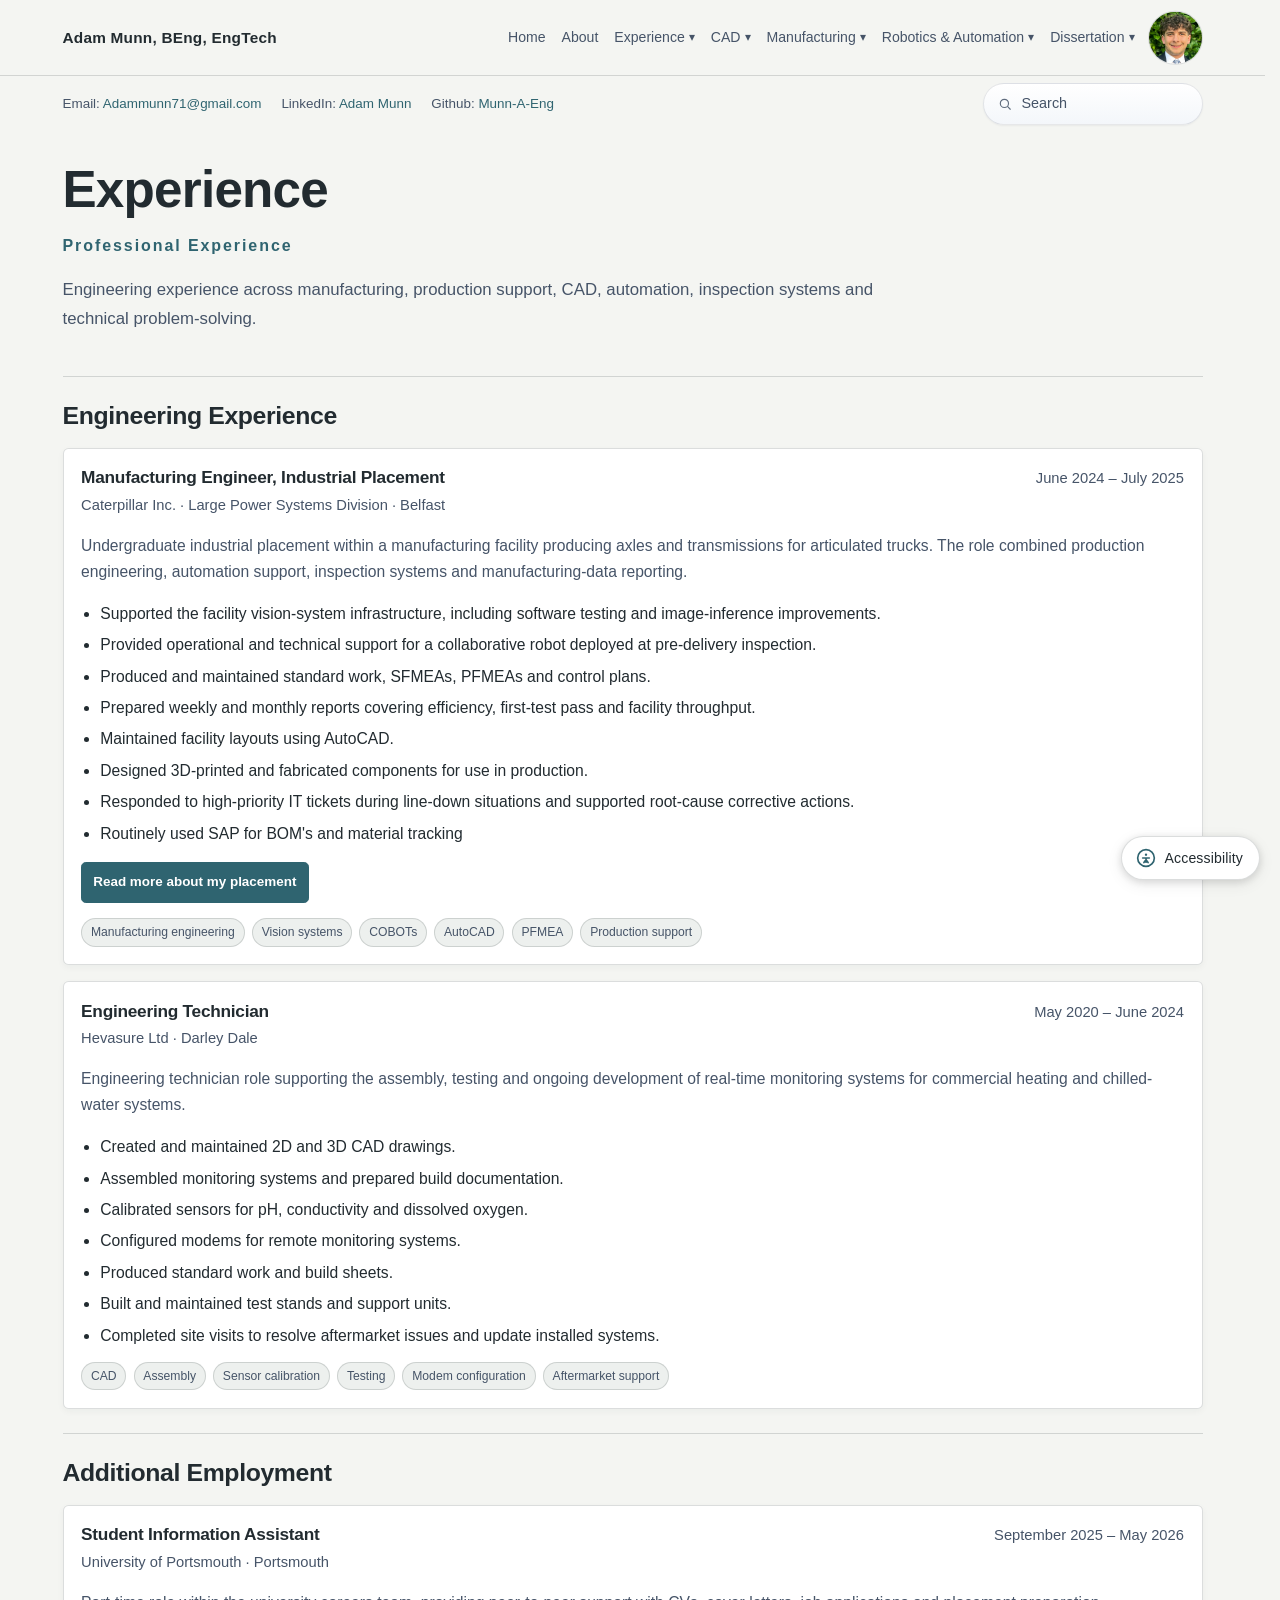
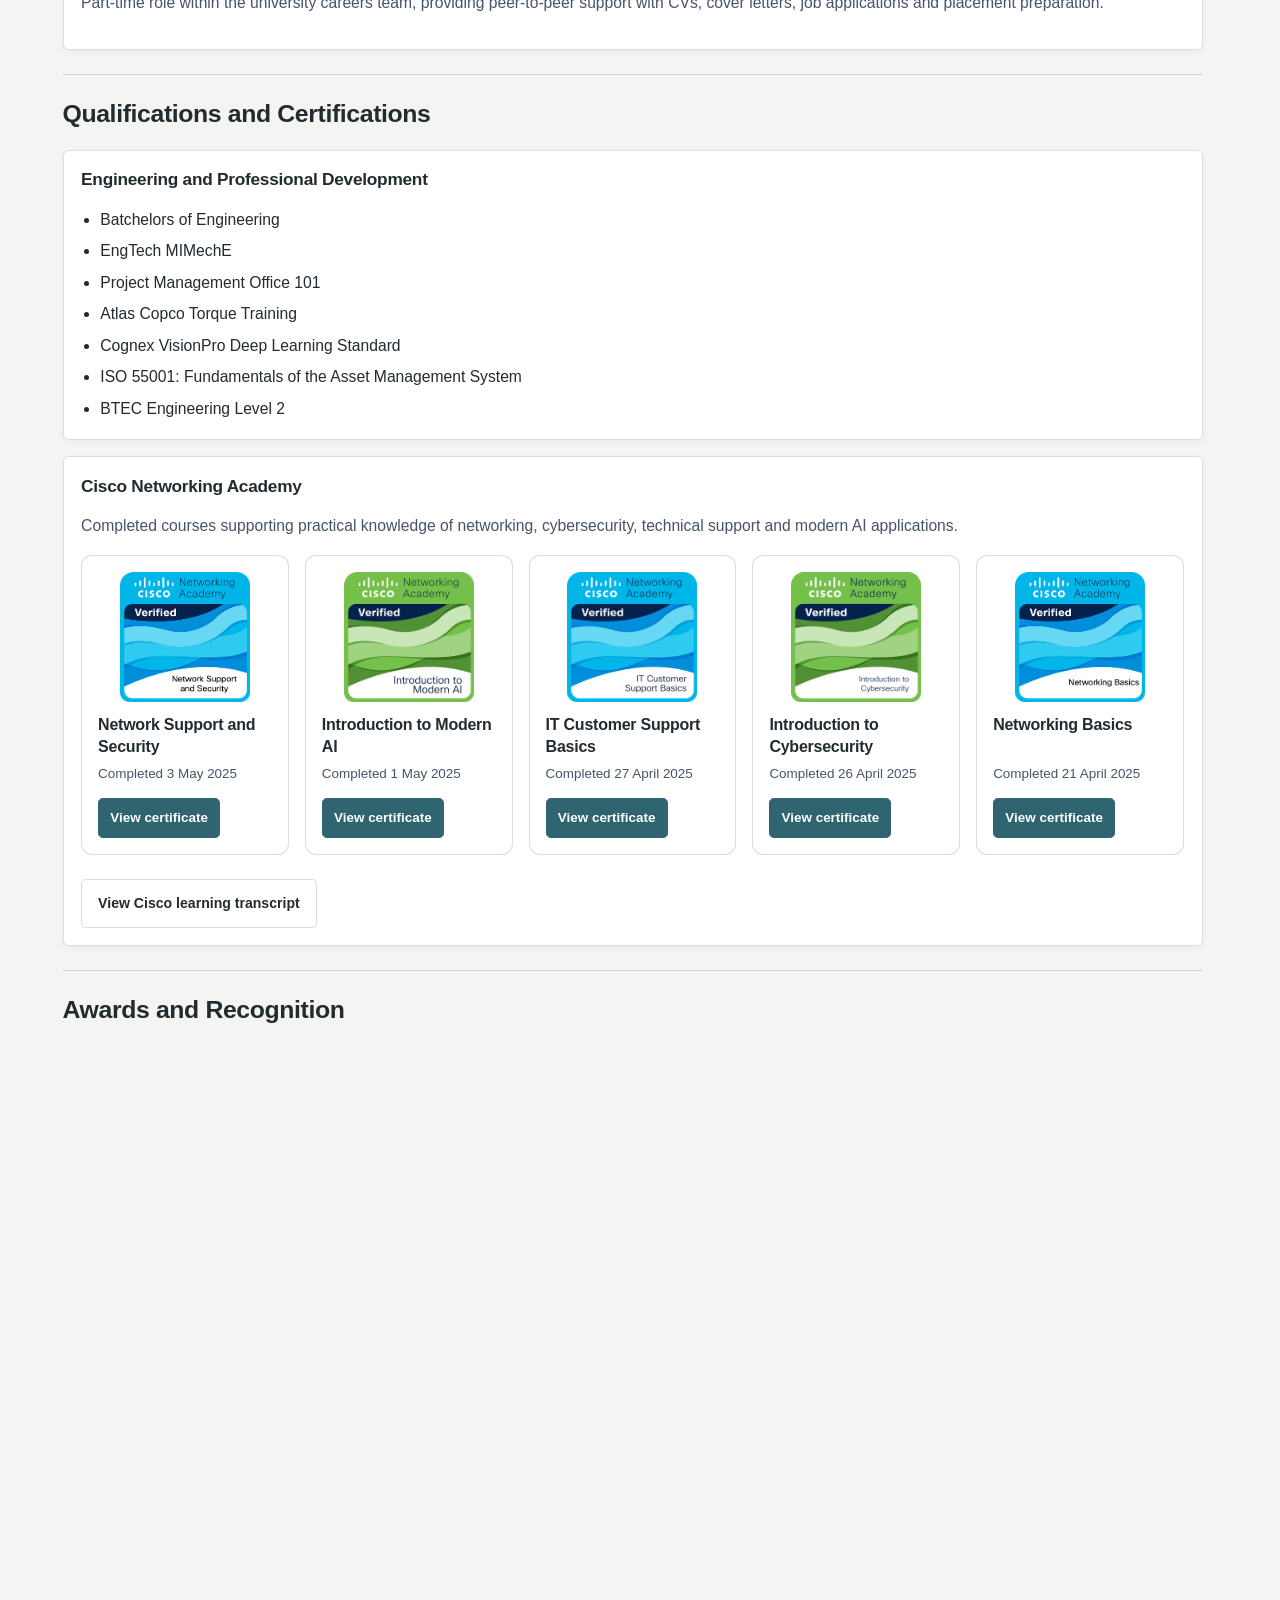
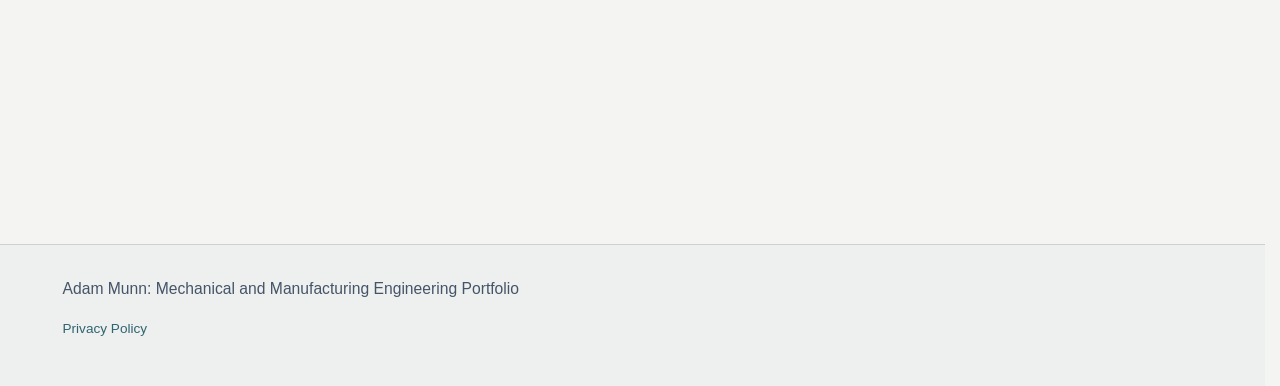
<file: experience.html>
<!DOCTYPE html>
<html lang="en">
<head>
  <meta charset="UTF-8">
  <meta name="viewport" content="width=device-width, initial-scale=1.0">
  <meta name="description" content="Engineering employment, industrial placement, technical qualifications, EngTech MIMechE registration, Lean Six Sigma, and selected awards.">
  <meta http-equiv="Content-Security-Policy" content="default-src 'self'; script-src 'self' 'unsafe-inline' https://abacus.jasoncameron.dev https://platform.linkedin.com; style-src 'self' 'unsafe-inline'; img-src 'self' data: https://media.licdn.com; connect-src 'self' https://api.carbonintensity.org.uk https://abacus.jasoncameron.dev; font-src 'self'; frame-src https://www.linkedin.com; frame-ancestors 'none'; base-uri 'self'; form-action 'none'">
  <meta name="referrer" content="strict-origin-when-cross-origin">
  <meta http-equiv="X-Content-Type-Options" content="nosniff">
  <link rel="canonical" href="https://munn-a-eng.github.io/experience.html">
  <title>Experience | Adam Munn</title>
    <link rel="stylesheet" href="assets/styles.css?v=2">
  <link rel="icon" type="image/x-icon" href="/favicon.ico">
  <link rel="icon" type="image/svg+xml" href="/favicon.svg">
  <link rel="icon" type="image/png" sizes="96x96" href="/favicon-96x96.png">
  <link rel="apple-touch-icon" sizes="180x180" href="/apple-touch-icon.png">
  <link rel="manifest" href="/site.webmanifest">
  <script>try{if(sessionStorage.getItem('headshotFlip'))document.documentElement.classList.add('flip-pending');}catch(e){}</script>
  <script>(function(){try{var p=JSON.parse(localStorage.getItem('portfolio-a11y-prefs')||'null');var h=document.documentElement;var d={theme:'light',contrast:'normal',textSize:'normal',motion:'auto'};if(p&&typeof p==='object'){for(var k in d){if(p[k])d[k]=p[k];}}h.setAttribute('data-theme',d.theme);h.setAttribute('data-contrast',d.contrast);h.setAttribute('data-text-size',d.textSize);h.setAttribute('data-motion',d.motion);}catch(e){}})();</script>
  <script src="scripts/site-interactions.js?v=6" defer></script>
    <!-- Open Graph / Social sharing -->
  <meta property="og:type" content="website">
  <meta property="og:url" content="https://munn-a-eng.github.io/experience.html">
  <meta property="og:title" content="Experience | Adam Munn Engineering Portfolio">
  <meta property="og:description" content="Engineering employment, industrial placement, technical qualifications, EngTech MIMechE registration, Lean Six Sigma and awards.">
  <meta property="og:image" content="https://munn-a-eng.github.io/og-image.png">
  <meta property="og:image:width" content="1200">
  <meta property="og:image:height" content="630">
  <meta property="og:locale" content="en_GB">
  <meta name="twitter:card" content="summary_large_image">
  <meta name="twitter:title" content="Experience | Adam Munn">
  <meta name="twitter:description" content="Engineering employment, placements, qualifications and awards.">
  <meta name="twitter:image" content="https://munn-a-eng.github.io/og-image.png">
</head>
<body>
	<!-- Site Header -->
<header class="site-header">
  <div class="nav-wrap">
    <a class="brand" href="index.html">Adam Munn, BEng, EngTech</a>

    <nav class="nav-links" aria-label="Primary navigation">
      <a href="index.html">Home</a>
      <a href="about.html">About</a>

      <details class="nav-dropdown">
        <summary class="nav-dropdown-summary">
          Experience <span class="nav-caret" aria-hidden="true">▾</span>
        </summary>
        <div class="nav-dropdown-list">
          <a href="experience.html">Experience overview</a>
          <a href="experience.html#engineering-experience">Engineering Experience</a>
          <a href="experience.html#additional-employment">Additional Employment</a>
          <a href="experience.html#qualifications">Qualifications and Certifications</a>
          <a href="experience.html#awards">Awards and Recognition</a>
        </div>
      </details>

      <details class="nav-dropdown">
        <summary class="nav-dropdown-summary">
          CAD <span class="nav-caret" aria-hidden="true">▾</span>
        </summary>
        <div class="nav-dropdown-list">
          <a href="cad.html">CAD overview</a>
          <a href="cad.html#hevasure-aquila-2">Hevasure Aquila 2</a>
          <a href="cad.html#throttle-valve-assembly">Throttle Valve Assembly</a>
          <a href="cad.html#reverse-engineering-mould-design-cam">Reverse Engineering, Mould Design and CAM</a>
        </div>
      </details>

      <details class="nav-dropdown">
        <summary class="nav-dropdown-summary">
          Manufacturing <span class="nav-caret" aria-hidden="true">▾</span>
        </summary>
        <div class="nav-dropdown-list">
          <a href="manufacturing-systems.html">Manufacturing overview</a>
          <a href="manufacturing-systems.html#hydraulic-disc-brake-caliper-digital-twin">Hydraulic Disc Brake Caliper Digital Twin</a>
          <a href="manufacturing-systems.html#axle-optimisation">Axle Optimisation</a>
          <a href="manufacturing-systems.html#ipv-vision-system-upgrades">IPV Vision-System Upgrades</a>
          <a href="manufacturing-systems.html#output-transfer-gear-line-optimisation">Output Transfer Gear Line Optimisation</a>
        </div>
      </details>

      <details class="nav-dropdown">
        <summary class="nav-dropdown-summary">
          Robotics &amp; Automation <span class="nav-caret" aria-hidden="true">▾</span>
        </summary>
        <div class="nav-dropdown-list">
          <a href="robotics-automation.html">Robotics &amp; Automation overview</a>
          <a href="robotics-automation.html#industrial-cobot-vision-support">Industrial COBOT and Vision-System Support</a>
          <a href="robotics-automation.html#rrt-path-planning">RRT Path-Planning Simulation</a>
          <a href="robotics-automation.html#plc-simulation">PLC Accumulation-Conveyor Simulator</a>
          <a href="robotics-automation.html#portfolio-website-development">Portfolio Website Development</a>
          <a href="robotics-automation.html#live-data-integration">Live Data Integration</a>
          
        </div>
      </details>

      <details class="nav-dropdown">
        <summary class="nav-dropdown-summary">
          Dissertation <span class="nav-caret" aria-hidden="true">▾</span>
        </summary>
        <div class="nav-dropdown-list">
          <a href="dissertation.html">Dissertation overview</a>
          <a href="dissertation.html#project-overview">Project Overview</a>
          <a href="dissertation.html#abstract">Abstract</a>
          <a href="dissertation.html#research-approach">Research Approach</a>
          <a href="dissertation.html#selected-findings">Selected Findings</a>
          <a href="dissertation.html#chapter-summaries">Chapter Summaries</a>
          <a href="dissertation.html#submitted-poster">Submitted Poster</a>
          <a href="dissertation.html#supporting-documents">Supporting Documents</a>
        </div>
      </details>
    </nav>

    <img
      class="header-headshot"
      src="./images/profile/adam-munn-headshot.png"
      alt="Headshot of Adam Munn"
    >
  </div>
</header>
	<!-- Contact Strip -->
  <div class="contact-strip">
    <span>Email: <a href="mailto:Adammunn71@gmail.com">Adammunn71@gmail.com</a></span>
    <span>LinkedIn: <a href="https://www.linkedin.com/in/adammunnuos/" target="_blank" rel="noopener noreferrer">Adam Munn</a></span>
	<span>Github: <a href="https://github.com/Munn-A-Eng">Munn-A-Eng</a></span>
    <button type="button" class="search-open contact-search" aria-label="Search this site (press Ctrl+K)">
      <svg viewBox="0 0 24 24" width="14" height="14" aria-hidden="true" fill="none" stroke="currentColor" stroke-width="2" stroke-linecap="round" stroke-linejoin="round"><circle cx="11" cy="11" r="7"></circle><path d="M21 21l-4.35-4.35"></path></svg>
      <span>Search</span>
      <kbd class="contact-search-kbd">Ctrl K</kbd>
    </button>
  </div>
  <main>
	<!-- Page Introduction -->
<section class="page-intro">
  <h1>Experience</h1>
   <p class="eyebrow">Professional Experience</p>
  <p class="lead">
    Engineering experience across manufacturing, production support, CAD, automation,
    inspection systems and technical problem-solving.
  </p>
</section>
	<!-- Engineering Experience -->
<section id="engineering-experience">
  <h2>Engineering Experience</h2>
		<!-- Caterpillar: Industrial Placement -->
  <article class="card experience-card">
    <div class="experience-heading">
      <div>
        <h3>Manufacturing Engineer, Industrial Placement</h3>
        <p class="role-meta">Caterpillar Inc. · Large Power Systems Division · Belfast</p>
      </div>

      <p class="role-dates">June 2024 – July 2025</p>
    </div>

    <p>
      Undergraduate industrial placement within a manufacturing facility producing axles
      and transmissions for articulated trucks. The role combined production engineering,
      automation support, inspection systems and manufacturing-data reporting.
    </p>

    <ul class="experience-list">
      <li>Supported the facility vision-system infrastructure, including software testing and image-inference improvements.</li>
      <li>Provided operational and technical support for a collaborative robot deployed at pre-delivery inspection.</li>
      <li>Produced and maintained standard work, SFMEAs, PFMEAs and control plans.</li>
      <li>Prepared weekly and monthly reports covering efficiency, first-test pass and facility throughput.</li>
      <li>Maintained facility layouts using AutoCAD.</li>
      <li>Designed 3D-printed and fabricated components for use in production.</li>
      <li>Responded to high-priority IT tickets during line-down situations and supported root-cause corrective actions.</li>
	  <li>Routinely used SAP for BOM's and material tracking</li>
    </ul>
	<p>
		<a
		class="button small"
		href="https://myport.port.ac.uk/news-events-and-blogs/placement-experience-manufacturing-engineer-at-caterpillar-adam-munn"
		target="_blank"
		rel="noopener noreferrer"
	>
    Read more about my placement
  </a>
</p>
    <div class="tag-list">
      <span class="tag">Manufacturing engineering</span>
      <span class="tag">Vision systems</span>
      <span class="tag">COBOTs</span>
      <span class="tag">AutoCAD</span>
      <span class="tag">PFMEA</span>
      <span class="tag">Production support</span>
    </div>
  </article>
		<!-- Hevasure: Engineering Technician -->
  <article class="card experience-card">
    <div class="experience-heading">
      <div>
        <h3>Engineering Technician</h3>
        <p class="role-meta">Hevasure Ltd · Darley Dale</p>
      </div>

      <p class="role-dates">May 2020 – June 2024</p>
    </div>

    <p>
      Engineering technician role supporting the assembly, testing and ongoing development
      of real-time monitoring systems for commercial heating and chilled-water systems.
    </p>

    <ul class="experience-list">
      <li>Created and maintained 2D and 3D CAD drawings.</li>
      <li>Assembled monitoring systems and prepared build documentation.</li>
      <li>Calibrated sensors for pH, conductivity and dissolved oxygen.</li>
      <li>Configured modems for remote monitoring systems.</li>
      <li>Produced standard work and build sheets.</li>
      <li>Built and maintained test stands and support units.</li>
      <li>Completed site visits to resolve aftermarket issues and update installed systems.</li>
    </ul>

    <div class="tag-list">
      <span class="tag">CAD</span>
      <span class="tag">Assembly</span>
      <span class="tag">Sensor calibration</span>
      <span class="tag">Testing</span>
      <span class="tag">Modem configuration</span>
      <span class="tag">Aftermarket support</span>
    </div>
  </article>
</section>
	<!-- University of Portsmouth: Student Information Assistant -->
<section id="additional-employment">
  <h2>Additional Employment</h2>
  <article class="card experience-card">
    <div class="experience-heading">
      <div>
        <h3>Student Information Assistant</h3>
        <p class="role-meta">University of Portsmouth · Portsmouth</p>
      </div>
      <p class="role-dates">September 2025 – May 2026</p>
    </div>
    <p>
      Part-time role within the university careers team, providing peer-to-peer support
      with CVs, cover letters, job applications and placement preparation.
    </p>
  </article>
</section>
	<!-- Qualifications and Certifications -->
<section id="qualifications">
  <h2>Qualifications and Certifications</h2>
  <div class="grid">
    <article class="card">
      <h3>Engineering and Professional Development</h3>
      <ul class="experience-list">
        <li>Batchelors of Engineering</li>	  
        <li>EngTech MIMechE</li>
		<li>Project Management Office 101</li>
		<li>Atlas Copco Torque Training</li>
        <li>Cognex VisionPro Deep Learning Standard</li>
        <li>ISO 55001: Fundamentals of the Asset Management System</li>
        <li>BTEC Engineering Level 2</li>
      </ul>
    </article>
   <article class="card cisco-card">
  <h3>Cisco Networking Academy</h3>
  <p>
    Completed courses supporting practical knowledge of networking, cybersecurity,
    technical support and modern AI applications.
  </p>
   <div class="badge-grid">
    <article class="badge-item">
      <img
        src="./images/experience/cisco-badges/network-support-and-security-badge.png"
        alt="Cisco Networking Academy Network Support and Security badge"
        loading="lazy"
      >
      <h4>Network Support and Security</h4>
      <div class="badge-footer">
        <p class="badge-date">Completed 3 May 2025</p>
        <a
          class="button small"
          href="./documents/experience/cisco/certificates/network-support-and-security-certificate.pdf"
          target="_blank"
          rel="noopener noreferrer"
        >
          View certificate
        </a>
      </div>
    </article>
    <article class="badge-item">
      <img
        src="./images/experience/cisco-badges/introduction-to-modern-ai-badge.png"
        alt="Cisco Networking Academy Introduction to Modern AI badge"
        loading="lazy"
      >
      <h4>Introduction to Modern AI</h4>

      <div class="badge-footer">
        <p class="badge-date">Completed 1 May 2025</p>
        <a
          class="button small"
          href="./documents/experience/cisco/certificates/introduction-to-modern-ai-certificate.pdf"
          target="_blank"
          rel="noopener noreferrer"
        >
          View certificate
        </a>
      </div>
    </article>
    <article class="badge-item">
      <img
        src="./images/experience/cisco-badges/it-customer-support-basics-badge.png"
        alt="Cisco Networking Academy IT Customer Support Basics badge"
        loading="lazy"
      >
      <h4>IT Customer Support Basics</h4>
      <div class="badge-footer">
        <p class="badge-date">Completed 27 April 2025</p>
        <a
          class="button small"
          href="./documents/experience/cisco/certificates/it-customer-support-basics-certificate.pdf"
          target="_blank"
          rel="noopener noreferrer"
        >
          View certificate
        </a>
      </div>
    </article>
    <article class="badge-item">
      <img
        src="./images/experience/cisco-badges/introduction-to-cybersecurity-badge.png"
        alt="Cisco Networking Academy Introduction to Cybersecurity badge"
        loading="lazy"
      >
      <h4>Introduction to Cybersecurity</h4>
      <div class="badge-footer">
        <p class="badge-date">Completed 26 April 2025</p>
        <a
          class="button small"
          href="./documents/experience/cisco/certificates/introduction-to-cybersecurity-certificate.pdf"
          target="_blank"
          rel="noopener noreferrer"
        >
          View certificate
        </a>
      </div>
    </article>
    <article class="badge-item">
      <img
        src="./images/experience/cisco-badges/networking-basics-badge.png"
        alt="Cisco Networking Academy Networking Basics badge"
        loading="lazy"
      >
      <h4>Networking Basics</h4>
      <div class="badge-footer">
        <p class="badge-date">Completed 21 April 2025</p>
        <a
          class="button small"
          href="./documents/experience/cisco/certificates/networking-basics-certificate.pdf"
          target="_blank"
          rel="noopener noreferrer"
        >
          View certificate
        </a>
      </div>
    </article>
  </div>
  <div class="actions">
    <a
      class="button secondary"
      href="./documents/experience/cisco/transcript/cisco-learning-transcript.pdf"
      target="_blank"
      rel="noopener noreferrer"
    >
      View Cisco learning transcript
    </a>
  </div>
</article> 
  </div>
</section>
	<!-- Awards -->
<section id="awards">
  <h2>Awards and Recognition</h2>
  <div class="awards-grid">
  <article class="card award-card">
      <h3>
        <a
          href="./images/experience/awards/iet-manufacturing-student-prize.jpg"
          target="_blank"
          rel="noopener noreferrer"
        >
          IET Manufacturing Student Prize: Institution of Engineering and Technology
        </a>
      </h3>
      <a
        href="./images/experience/awards/iet-manufacturing-student-prize.jpg"
        target="_blank"
        rel="noopener noreferrer"
      >
        <img
          class="award-image-preview"
          src="./images/experience/awards/iet-manufacturing-student-prize.jpg"
          alt="IET Manufacturing Student Prize certificate"
          loading="lazy"
        >
      </a>
      <p>
        The IET Manufacturing Student Prize is awarded annually to outstanding 
		students who are completing a course of study which has been accredited by the IET. 
		Prize winners are nominated by their university based on having shown distinction in 
		their course leading to the award of a first degree.
      </p>
  <a
    class="button secondary small"
    href="./images/experience/awards/iet-manufacturing-student-prize.jpg"
    target="_blank"
    rel="noopener noreferrer"
  >
    Open award document
  </a>

    </article>
    <article class="card award-card">
      <h3>
        <a
          href="./images/experience/awards/operations-manager-team-award.png"
          target="_blank"
          rel="noopener noreferrer"
        >
         Operations Manager Team Award: Caterpillar Ltd.
        </a>
      </h3>
  <a
    href="./images/experience/awards/operations-manager-team-award.png"
    target="_blank"
    rel="noopener noreferrer"
  >
    <img	
      class="award-image-preview"
      src="./images/experience/awards/operations-manager-team-award.png"
      alt="Operations Manager Team Award certificate"
      loading="lazy"
    >
  </a>
Awarded for creating and delivering CSR Workshops involving 3D printed Differentials and Remote Controlled CAT 745 Articulated Trucks.<br>
Role In Project: Team Lead.<br>
  <a
    class="button secondary small"
    href="./documents/experience/awards/operations-manager-team-award.pdf"
    target="_blank"
    rel="noopener noreferrer"
  >
    Open original PDF
  </a>
</article>
<article class="card award-card">
  <h3>
    <a
      href="./images/experience/awards/portsmouth-award.png"
      target="_blank"
      rel="noopener noreferrer"
    >
     The Portsmouth Award: University of Portsmouth
    </a>
  </h3>
  <a
    href="./images/experience/awards/portsmouth-award.png"
    target="_blank"
    rel="noopener noreferrer"
  >
    <img
      class="award-image-preview"
      src="./images/experience/awards/portsmouth-award.png"
      alt="The Portsmouth Award certificate"
      loading="lazy"
    >
  </a>
    Achieved The Portsmouth Award through the University of Portsmouth, having met the proposed learning outcomes across all Elements of the Award programme.
The learning and reflective submissions required for the Award highlight my commitment to my ongoing professional development through engagement with a range of activities alongside my studies
and the enhancement of my career planning and management skills. <br>
  <a
    class="button secondary small"
    href="./documents/experience/awards/portsmouth-award.pdf"
    target="_blank"
    rel="noopener noreferrer"
  >
    Open original PDF
  </a>
</article>
  </div>
</section>
  </main>
  <!-- Site Footer -->
    <footer class="site-footer">
    <div class="footer-wrap">
      <p>Adam Munn: Mechanical and Manufacturing Engineering Portfolio</p>
      <p style="margin-top: 0.5rem; font-size: 0.85rem;">
        <a href="privacy.html">Privacy Policy</a>
      </p>
    </div>
  </footer>
  <script src="scripts/search.js" defer></script>
  <script src="scripts/accessibility.js" defer></script>
  <script src="scripts/mobile-nav.js" defer></script>
  <script src="scripts/nav-hover.js" defer></script>
</body>
</html>
</file>
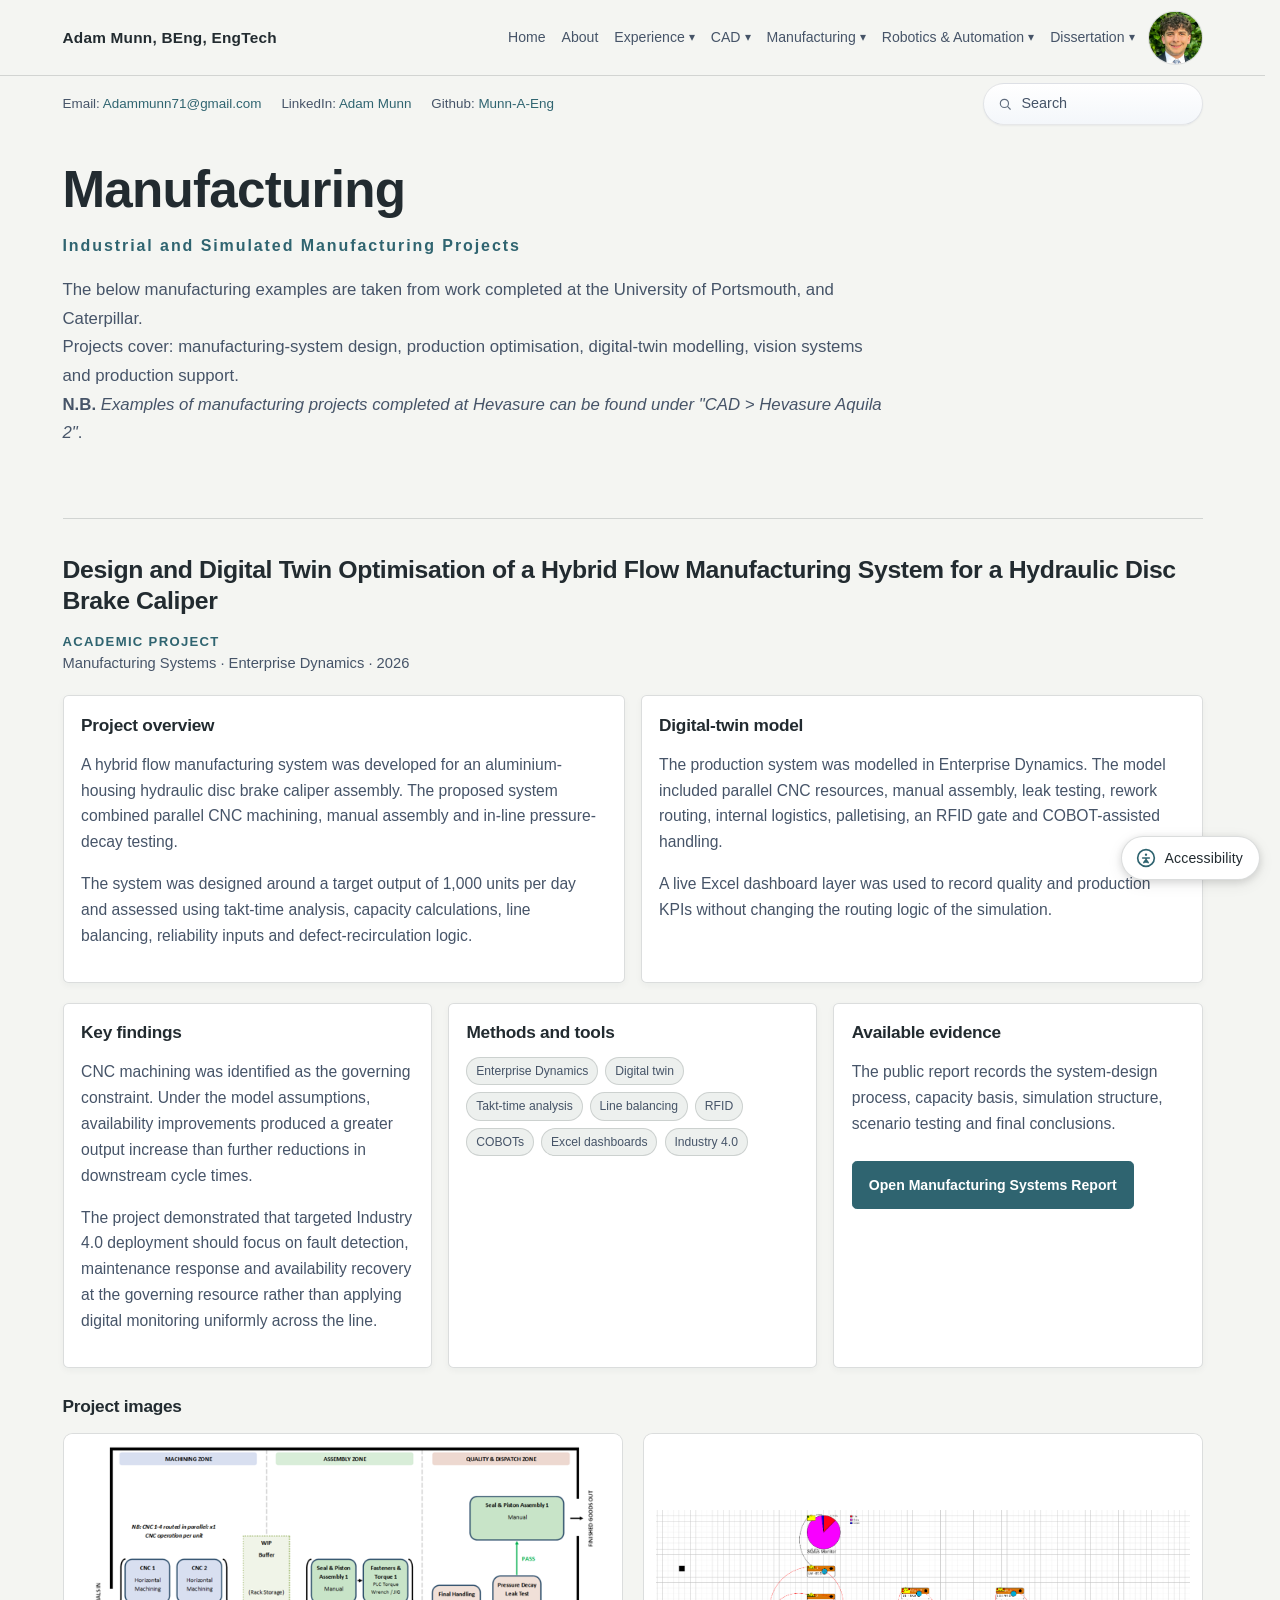
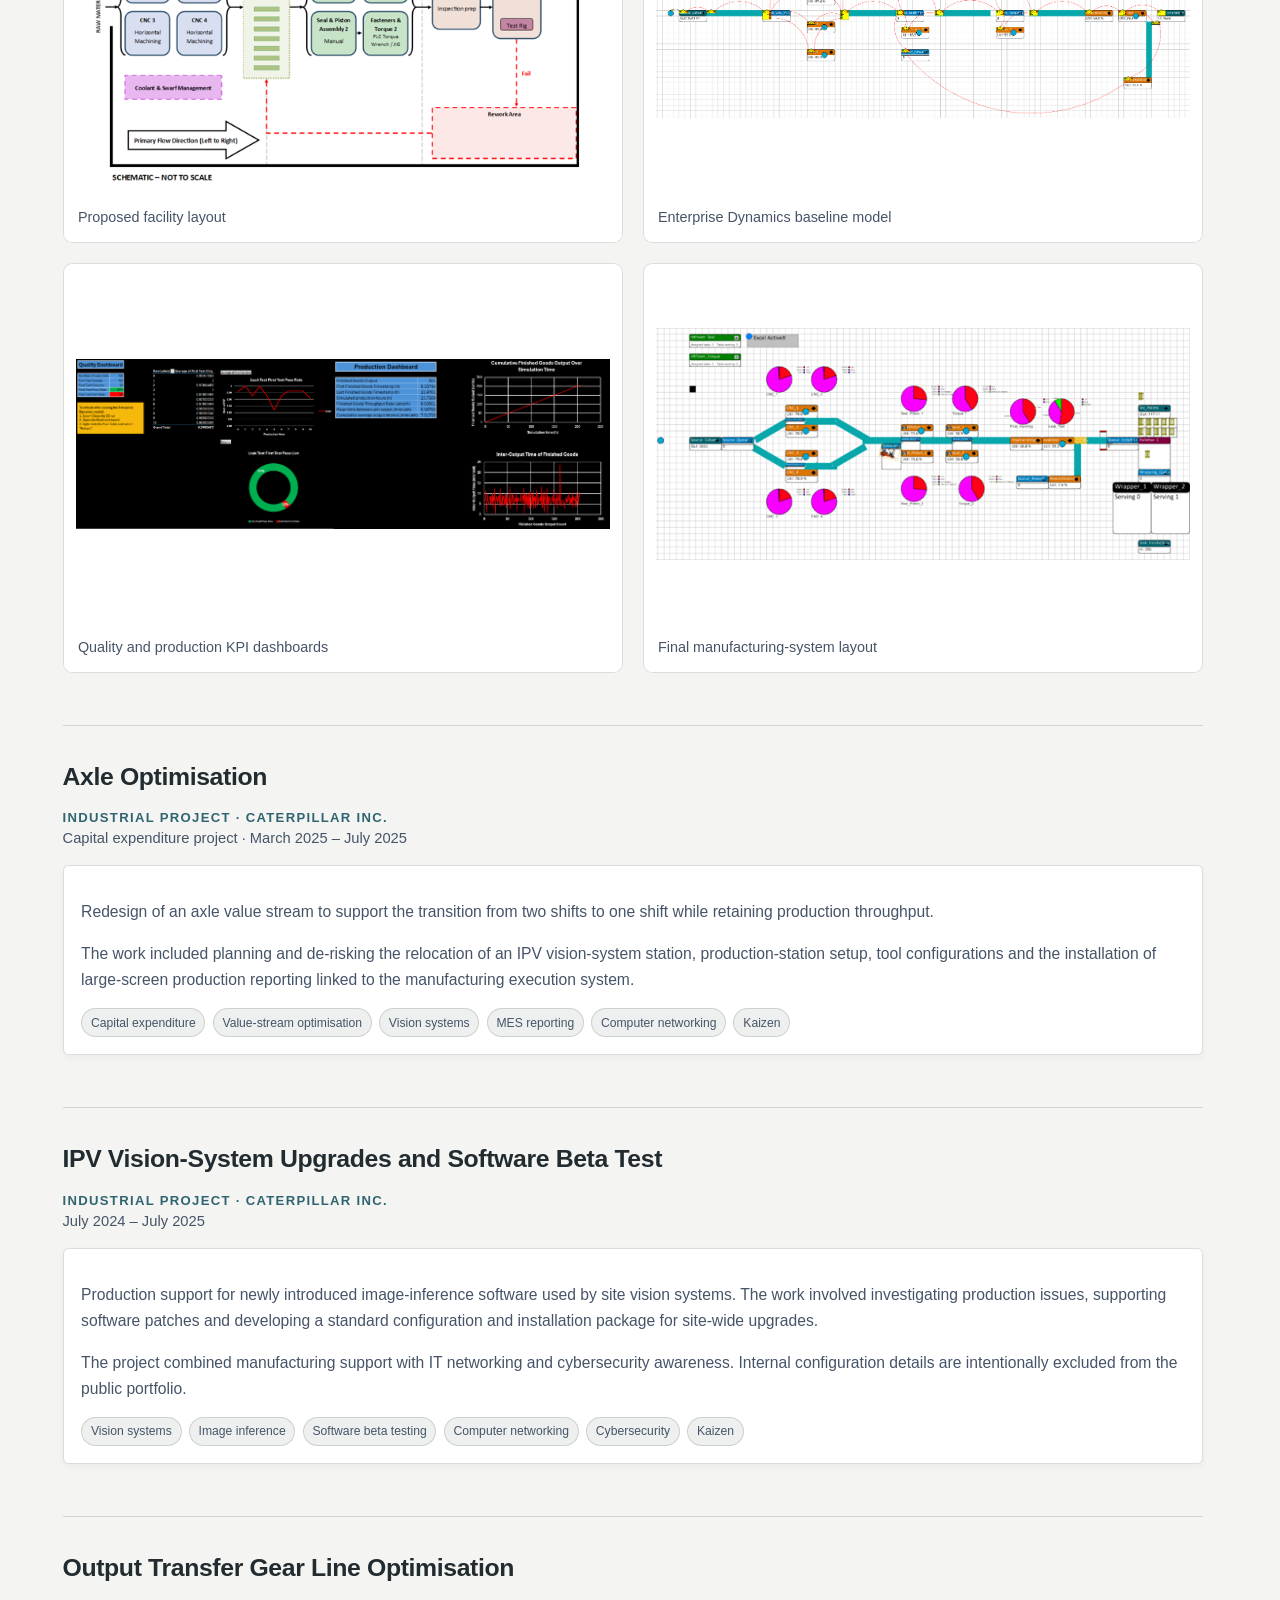
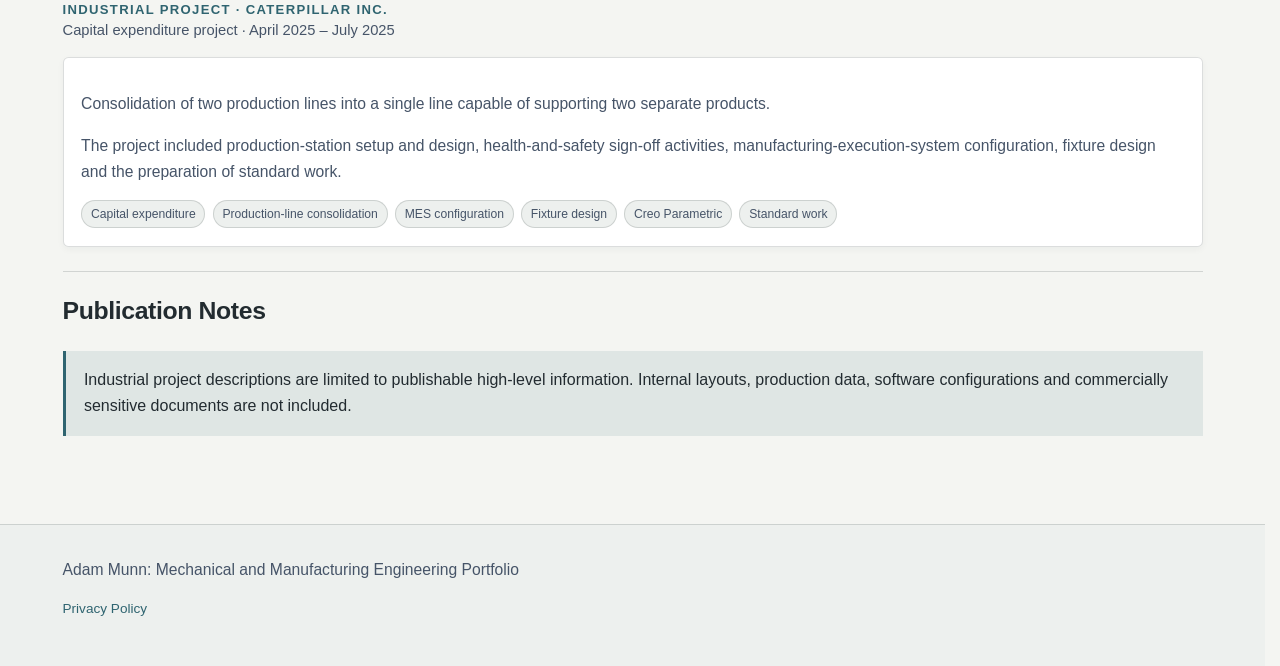
<file: manufacturing-systems.html>
<!DOCTYPE html>
<html lang="en">
<head>
  <meta charset="UTF-8">
  <meta name="viewport" content="width=device-width, initial-scale=1.0">
  <meta name="description" content="Manufacturing engineering projects: hydraulic disc brake caliper digital twin, axle optimisation, IPV vision systems, transfer gear line optimisation.">
  <meta http-equiv="Content-Security-Policy" content="default-src 'self'; script-src 'self' 'unsafe-inline' https://abacus.jasoncameron.dev https://platform.linkedin.com; style-src 'self' 'unsafe-inline'; img-src 'self' data: https://media.licdn.com; connect-src 'self' https://api.carbonintensity.org.uk https://abacus.jasoncameron.dev; font-src 'self'; frame-src https://www.linkedin.com; frame-ancestors 'none'; base-uri 'self'; form-action 'none'">
  <meta name="referrer" content="strict-origin-when-cross-origin">
  <meta http-equiv="X-Content-Type-Options" content="nosniff">
  <link rel="canonical" href="https://munn-a-eng.github.io/manufacturing-systems.html">
  <title>Manufacturing Systems | Adam Munn</title>
    <link rel="stylesheet" href="assets/styles.css?v=2">
  <link rel="icon" type="image/x-icon" href="/favicon.ico">
  <link rel="icon" type="image/svg+xml" href="/favicon.svg">
  <link rel="icon" type="image/png" sizes="96x96" href="/favicon-96x96.png">
  <link rel="apple-touch-icon" sizes="180x180" href="/apple-touch-icon.png">
  <link rel="manifest" href="/site.webmanifest">
  <script>try{if(sessionStorage.getItem('headshotFlip'))document.documentElement.classList.add('flip-pending');}catch(e){}</script>
  <script>(function(){try{var p=JSON.parse(localStorage.getItem('portfolio-a11y-prefs')||'null');var h=document.documentElement;var d={theme:'light',contrast:'normal',textSize:'normal',motion:'auto'};if(p&&typeof p==='object'){for(var k in d){if(p[k])d[k]=p[k];}}h.setAttribute('data-theme',d.theme);h.setAttribute('data-contrast',d.contrast);h.setAttribute('data-text-size',d.textSize);h.setAttribute('data-motion',d.motion);}catch(e){}})();</script>
  <script src="scripts/site-interactions.js?v=6" defer></script>
  <!-- Open Graph / Social sharing -->
  <meta property="og:type" content="website">
  <meta property="og:url" content="https://munn-a-eng.github.io/manufacturing-systems.html">
  <meta property="og:title" content="Manufacturing Systems | Adam Munn Engineering">
  <meta property="og:description" content="Manufacturing engineering projects: digital twins, axle optimisation, vision systems, transfer gear line optimisation.">
  <meta property="og:image" content="https://munn-a-eng.github.io/og-image.png">
  <meta property="og:image:width" content="1200">
  <meta property="og:image:height" content="630">
  <meta property="og:locale" content="en_GB">
  <meta name="twitter:card" content="summary_large_image">
  <meta name="twitter:title" content="Manufacturing Systems | Adam Munn">
  <meta name="twitter:description" content="Digital twins, optimisation, vision systems and process improvement projects.">
  <meta name="twitter:image" content="https://munn-a-eng.github.io/og-image.png">
</head>
<body>
	<!-- Site header -->
<header class="site-header">
  <div class="nav-wrap">
    <a class="brand" href="index.html">Adam Munn, BEng, EngTech</a>

    <nav class="nav-links" aria-label="Primary navigation">
      <a href="index.html">Home</a>
      <a href="about.html">About</a>

      <details class="nav-dropdown">
        <summary class="nav-dropdown-summary">
          Experience <span class="nav-caret" aria-hidden="true">▾</span>
        </summary>
        <div class="nav-dropdown-list">
          <a href="experience.html">Experience overview</a>
          <a href="experience.html#engineering-experience">Engineering Experience</a>
          <a href="experience.html#additional-employment">Additional Employment</a>
          <a href="experience.html#qualifications">Qualifications and Certifications</a>
          <a href="experience.html#awards">Awards and Recognition</a>
        </div>
      </details>

      <details class="nav-dropdown">
        <summary class="nav-dropdown-summary">
          CAD <span class="nav-caret" aria-hidden="true">▾</span>
        </summary>
        <div class="nav-dropdown-list">
          <a href="cad.html">CAD overview</a>
          <a href="cad.html#hevasure-aquila-2">Hevasure Aquila 2</a>
          <a href="cad.html#throttle-valve-assembly">Throttle Valve Assembly</a>
          <a href="cad.html#reverse-engineering-mould-design-cam">Reverse Engineering, Mould Design and CAM</a>
        </div>
      </details>

      <details class="nav-dropdown">
        <summary class="nav-dropdown-summary">
          Manufacturing <span class="nav-caret" aria-hidden="true">▾</span>
        </summary>
        <div class="nav-dropdown-list">
          <a href="manufacturing-systems.html">Manufacturing overview</a>
          <a href="manufacturing-systems.html#hydraulic-disc-brake-caliper-digital-twin">Hydraulic Disc Brake Caliper Digital Twin</a>
          <a href="manufacturing-systems.html#axle-optimisation">Axle Optimisation</a>
          <a href="manufacturing-systems.html#ipv-vision-system-upgrades">IPV Vision-System Upgrades</a>
          <a href="manufacturing-systems.html#output-transfer-gear-line-optimisation">Output Transfer Gear Line Optimisation</a>
        </div>
      </details>

      <details class="nav-dropdown">
        <summary class="nav-dropdown-summary">
          Robotics &amp; Automation <span class="nav-caret" aria-hidden="true">▾</span>
        </summary>
        <div class="nav-dropdown-list">
          <a href="robotics-automation.html">Robotics &amp; Automation overview</a>
          <a href="robotics-automation.html#industrial-cobot-vision-support">Industrial COBOT and Vision-System Support</a>
          <a href="robotics-automation.html#rrt-path-planning">RRT Path-Planning Simulation</a>
          <a href="robotics-automation.html#plc-simulation">PLC Accumulation-Conveyor Simulator</a>
          <a href="robotics-automation.html#portfolio-website-development">Portfolio Website Development</a>
          <a href="robotics-automation.html#live-data-integration">Live Data Integration</a>
          
        </div>
      </details>

      <details class="nav-dropdown">
        <summary class="nav-dropdown-summary">
          Dissertation <span class="nav-caret" aria-hidden="true">▾</span>
        </summary>
        <div class="nav-dropdown-list">
          <a href="dissertation.html">Dissertation overview</a>
          <a href="dissertation.html#project-overview">Project Overview</a>
          <a href="dissertation.html#abstract">Abstract</a>
          <a href="dissertation.html#research-approach">Research Approach</a>
          <a href="dissertation.html#selected-findings">Selected Findings</a>
          <a href="dissertation.html#chapter-summaries">Chapter Summaries</a>
          <a href="dissertation.html#submitted-poster">Submitted Poster</a>
          <a href="dissertation.html#supporting-documents">Supporting Documents</a>
        </div>
      </details>
    </nav>

    <img
      class="header-headshot"
      src="./images/profile/adam-munn-headshot.png"
      alt="Headshot of Adam Munn"
    >
  </div>

</header>
	<!-- Contact Strip -->
  <div class="contact-strip">
    <span>Email: <a href="mailto:Adammunn71@gmail.com">Adammunn71@gmail.com</a></span>
    <span>LinkedIn: <a href="https://www.linkedin.com/in/adammunnuos/" target="_blank" rel="noopener noreferrer">Adam Munn</a></span>
	<span>Github: <a href="https://github.com/Munn-A-Eng">Munn-A-Eng</a></span>
    <button type="button" class="search-open contact-search" aria-label="Search this site (press Ctrl+K)">
      <svg viewBox="0 0 24 24" width="14" height="14" aria-hidden="true" fill="none" stroke="currentColor" stroke-width="2" stroke-linecap="round" stroke-linejoin="round"><circle cx="11" cy="11" r="7"></circle><path d="M21 21l-4.35-4.35"></path></svg>
      <span>Search</span>
      <kbd class="contact-search-kbd">Ctrl K</kbd>
    </button>
  </div>
  <main>
	<!-- Page Introduction -->
<section class="page-intro">
  <h1>Manufacturing</h1>
    <p class="eyebrow">Industrial and Simulated Manufacturing Projects</p>
  <p class="lead">
    The below manufacturing examples are taken from work completed at the University of Portsmouth, and Caterpillar.<br>Projects cover: manufacturing-system design, production optimisation, digital-twin modelling, vision systems and production support.<br><b>N.B.</b> <em>Examples of manufacturing projects completed at Hevasure can be found under "CAD > Hevasure Aquila 2"</em>. 
  </p>
</section>
	<!-- Hydraulic Disc Brake Caliper Digital Twin -->
<section id="hydraulic-disc-brake-caliper-digital-twin" class="manufacturing-project">
  <h2>
    Design and Digital Twin Optimisation of a Hybrid Flow Manufacturing System
    for a Hydraulic Disc Brake Caliper
  </h2>
  <p class="project-type">Academic project</p>
  <p class="project-meta">
    Manufacturing Systems · Enterprise Dynamics · 2026
  </p>
  <div class="grid">
    <article class="card">
      <h3>Project overview</h3>
      <p>
        A hybrid flow manufacturing system was developed for an aluminium-housing
        hydraulic disc brake caliper assembly. The proposed system combined parallel
        CNC machining, manual assembly and in-line pressure-decay testing.
      </p>
      <p>
        The system was designed around a target output of 1,000 units per day and
        assessed using takt-time analysis, capacity calculations, line balancing,
        reliability inputs and defect-recirculation logic.
      </p>
    </article>
    <article class="card">
      <h3>Digital-twin model</h3>
      <p>
        The production system was modelled in Enterprise Dynamics. The model included
        parallel CNC resources, manual assembly, leak testing, rework routing, internal
        logistics, palletising, an RFID gate and COBOT-assisted handling.
      </p>
      <p>
        A live Excel dashboard layer was used to record quality and production KPIs
        without changing the routing logic of the simulation.
      </p>
    </article>
  </div>
  <div class="grid">
    <article class="card">
      <h3>Key findings</h3>
      <p>
        CNC machining was identified as the governing constraint. Under the model
        assumptions, availability improvements produced a greater output increase than
        further reductions in downstream cycle times.
      </p>
      <p>
        The project demonstrated that targeted Industry 4.0 deployment should focus on
        fault detection, maintenance response and availability recovery at the governing
        resource rather than applying digital monitoring uniformly across the line.
      </p>
    </article>
    <article class="card">
      <h3>Methods and tools</h3>
      <div class="tag-list">
        <span class="tag">Enterprise Dynamics</span>
        <span class="tag">Digital twin</span>
        <span class="tag">Takt-time analysis</span>
        <span class="tag">Line balancing</span>
        <span class="tag">RFID</span>
        <span class="tag">COBOTs</span>
        <span class="tag">Excel dashboards</span>
        <span class="tag">Industry 4.0</span>
      </div>
    </article>
    <article class="card">
      <h3>Available evidence</h3>
      <p>
        The public report records the system-design process, capacity basis,
        simulation structure, scenario testing and final conclusions.
      </p>
      <div class="actions">
        <a
          class="button"
          href="./documents/manufacturing/hydraulic-disc-brake-caliper-digital-twin/manufacturing-systems-report-public.pdf"
          target="_blank"
          rel="noopener noreferrer"
        >
          Open Manufacturing Systems Report
        </a>
      </div>
    </article>
  </div>
 <br>
  <h3>Project images</h3>
  <div class="evidence-grid manufacturing-evidence-grid">
    <figure class="evidence-item">
      <img
        src="./images/manufacturing/hydraulic-disc-brake-caliper-digital-twin/facility-layout.png"
        alt="Proposed facility layout for the hydraulic disc brake caliper manufacturing system"
        loading="lazy"
      >
      <figcaption>Proposed facility layout</figcaption>
    </figure>
    <figure class="evidence-item">
      <img
        src="./images/manufacturing/hydraulic-disc-brake-caliper-digital-twin/baseline-digital-twin.png"
        alt="Enterprise Dynamics baseline digital twin of the proposed manufacturing system"
        loading="lazy"
      >
      <figcaption>Enterprise Dynamics baseline model</figcaption>
    </figure>
    <figure class="evidence-item">
      <img
        src="./images/manufacturing/hydraulic-disc-brake-caliper-digital-twin/kpi-dashboard.png"
        alt="Quality and production dashboards linked to the manufacturing digital twin"
        loading="lazy"
      >
      <figcaption>Quality and production KPI dashboards</figcaption>
    </figure>
    <figure class="evidence-item">
      <img
        src="./images/manufacturing/hydraulic-disc-brake-caliper-digital-twin/final-system-layout.png"
        alt="Final optimised manufacturing-system layout in Enterprise Dynamics"
        loading="lazy"
      >
      <figcaption>Final manufacturing-system layout</figcaption>
    </figure>
  </div>
</section>
	<!-- Axle Optimisation -->
<section id="axle-optimisation" class="manufacturing-project">
  <h2>Axle Optimisation</h2>
  <p class="project-type">Industrial project · Caterpillar Inc.</p>
  <p class="project-meta">Capital expenditure project · March 2025 – July 2025</p>
  <article class="card">
    <p>
      Redesign of an axle value stream to support the transition from two shifts
      to one shift while retaining production throughput.
    </p>
    <p>
      The work included planning and de-risking the relocation of an IPV
      vision-system station, production-station setup, tool configurations and the
      installation of large-screen production reporting linked to the manufacturing
      execution system.
    </p>
    <div class="tag-list">
      <span class="tag">Capital expenditure</span>
      <span class="tag">Value-stream optimisation</span>
      <span class="tag">Vision systems</span>
      <span class="tag">MES reporting</span>
      <span class="tag">Computer networking</span>
      <span class="tag">Kaizen</span>
    </div>
  </article>
</section>
	<!-- IPV Vision System Upgrades -->
<section id="ipv-vision-system-upgrades" class="manufacturing-project">
  <h2>IPV Vision-System Upgrades and Software Beta Test</h2>
  <p class="project-type">Industrial project · Caterpillar Inc.</p>
  <p class="project-meta">July 2024 – July 2025</p>
  <article class="card">
    <p>
      Production support for newly introduced image-inference software used by
      site vision systems. The work involved investigating production issues,
      supporting software patches and developing a standard configuration and
      installation package for site-wide upgrades.
    </p>
    <p>
      The project combined manufacturing support with IT networking and
      cybersecurity awareness. Internal configuration details are intentionally
      excluded from the public portfolio.
    </p>
    <div class="tag-list">
      <span class="tag">Vision systems</span>
      <span class="tag">Image inference</span>
      <span class="tag">Software beta testing</span>
      <span class="tag">Computer networking</span>
      <span class="tag">Cybersecurity</span>
      <span class="tag">Kaizen</span>
    </div>
  </article>
</section>
	<!-- Output XNSFER Gear Line Optimisation -->
<section id="output-transfer-gear-line-optimisation" class="manufacturing-project">
  <h2>Output Transfer Gear Line Optimisation</h2>
  <p class="project-type">Industrial project · Caterpillar Inc.</p>
  <p class="project-meta">Capital expenditure project · April 2025 – July 2025</p>
  <article class="card">
    <p>
      Consolidation of two production lines into a single line capable of supporting
      two separate products.
    </p>
    <p>
      The project included production-station setup and design, health-and-safety
      sign-off activities, manufacturing-execution-system configuration, fixture
      design and the preparation of standard work.
    </p>
    <div class="tag-list">
      <span class="tag">Capital expenditure</span>
      <span class="tag">Production-line consolidation</span>
      <span class="tag">MES configuration</span>
      <span class="tag">Fixture design</span>
      <span class="tag">Creo Parametric</span>
      <span class="tag">Standard work</span>
    </div>
  </article>
</section>
	<!-- Publication Notes -->
<section>
  <h2>Publication Notes</h2>
  <div class="callout">
    Industrial project descriptions are limited to publishable high-level information.
    Internal layouts, production data, software configurations and commercially sensitive
    documents are not included.
  </div>
</section>
  </main>
	<!-- Site Footer -->
    <footer class="site-footer">
    <div class="footer-wrap">
      <p>Adam Munn: Mechanical and Manufacturing Engineering Portfolio</p>
      <p style="margin-top: 0.5rem; font-size: 0.85rem;">
        <a href="privacy.html">Privacy Policy</a>
      </p>
    </div>
  </footer>
  <script src="scripts/search.js" defer></script>
  <script src="scripts/accessibility.js" defer></script>
  <script src="scripts/mobile-nav.js" defer></script>
  <script src="scripts/nav-hover.js" defer></script>
</body>
</html>
</file>
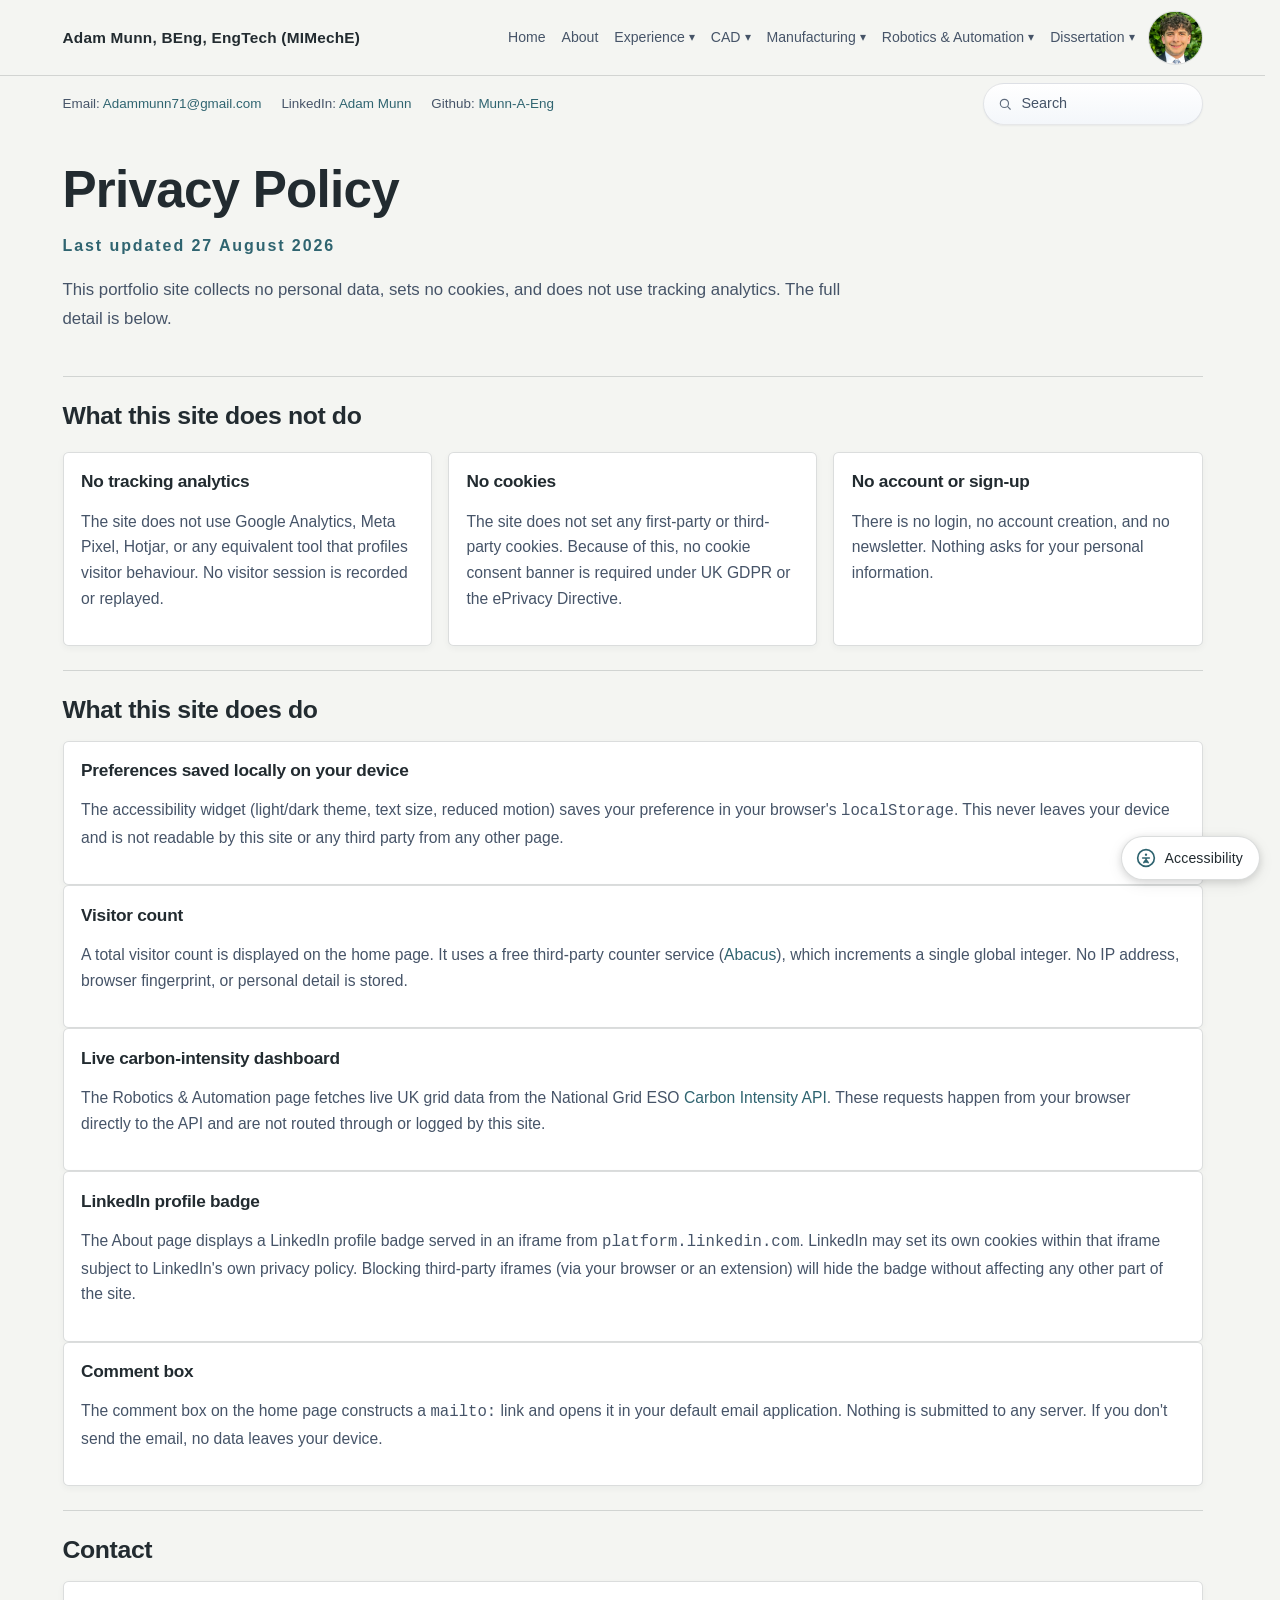
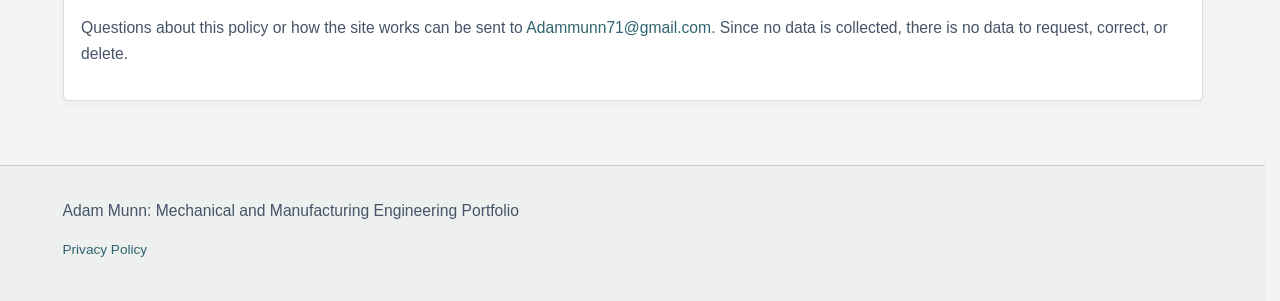
<file: privacy.html>
<!DOCTYPE html>
<html lang="en">
<head>
  <meta charset="UTF-8">
  <meta name="viewport" content="width=device-width, initial-scale=1.0">
  <meta name="description" content="Privacy policy for the Adam Munn engineering portfolio. This site does not track visitors, set cookies, or store personal data.">
  <meta http-equiv="Content-Security-Policy" content="default-src 'self'; script-src 'self' 'unsafe-inline' https://abacus.jasoncameron.dev https://platform.linkedin.com; style-src 'self' 'unsafe-inline'; img-src 'self' data: https://media.licdn.com; connect-src 'self' https://api.carbonintensity.org.uk https://abacus.jasoncameron.dev; font-src 'self'; frame-src https://www.linkedin.com; frame-ancestors 'none'; base-uri 'self'; form-action 'none'">
  <meta name="referrer" content="strict-origin-when-cross-origin">
  <meta http-equiv="X-Content-Type-Options" content="nosniff">
  <link rel="canonical" href="https://munn-a-eng.github.io/privacy.html">
  <link rel="stylesheet" href="assets/styles.css?v=2">
  <link rel="icon" type="image/x-icon" href="/favicon.ico">
  <link rel="icon" type="image/svg+xml" href="/favicon.svg">
  <link rel="icon" type="image/png" sizes="96x96" href="/favicon-96x96.png">
  <link rel="apple-touch-icon" sizes="180x180" href="/apple-touch-icon.png">
  <link rel="manifest" href="/site.webmanifest">
  <title>Privacy Policy | Adam Munn</title>
  <script>try{if(sessionStorage.getItem('headshotFlip'))document.documentElement.classList.add('flip-pending');}catch(e){}</script>
  <script>(function(){try{var p=JSON.parse(localStorage.getItem('portfolio-a11y-prefs')||'null');var h=document.documentElement;var d={theme:'light',contrast:'normal',textSize:'normal',motion:'auto'};if(p&&typeof p==='object'){for(var k in d){if(p[k])d[k]=p[k];}}h.setAttribute('data-theme',d.theme);h.setAttribute('data-contrast',d.contrast);h.setAttribute('data-text-size',d.textSize);h.setAttribute('data-motion',d.motion);}catch(e){}})();</script>
  <script src="scripts/site-interactions.js?v=6" defer></script>
</head>
<body>
  <header class="site-header">
    <div class="nav-wrap">
      <a class="brand" href="index.html">Adam Munn, BEng, EngTech (MIMechE)</a>
      <nav class="nav-links" aria-label="Primary navigation">
        <a href="index.html">Home</a>
        <a href="about.html">About</a>
        <details class="nav-dropdown">
          <summary class="nav-dropdown-summary">Experience <span class="nav-caret" aria-hidden="true">▾</span></summary>
          <div class="nav-dropdown-list">
            <a href="experience.html">Experience overview</a>
            <a href="experience.html#engineering-experience">Engineering Experience</a>
            <a href="experience.html#additional-employment">Additional Employment</a>
            <a href="experience.html#qualifications">Qualifications and Certifications</a>
            <a href="experience.html#awards">Awards and Recognition</a>
          </div>
        </details>
        <details class="nav-dropdown">
          <summary class="nav-dropdown-summary">CAD <span class="nav-caret" aria-hidden="true">▾</span></summary>
          <div class="nav-dropdown-list">
            <a href="cad.html">CAD overview</a>
            <a href="cad.html#hevasure-aquila-2">Hevasure Aquila 2</a>
            <a href="cad.html#throttle-valve-assembly">Throttle Valve Assembly</a>
            <a href="cad.html#reverse-engineering-mould-design-cam">Reverse Engineering, Mould Design and CAM</a>
          </div>
        </details>
        <details class="nav-dropdown">
          <summary class="nav-dropdown-summary">Manufacturing <span class="nav-caret" aria-hidden="true">▾</span></summary>
          <div class="nav-dropdown-list">
            <a href="manufacturing-systems.html">Manufacturing overview</a>
            <a href="manufacturing-systems.html#hydraulic-disc-brake-caliper-digital-twin">Hydraulic Disc Brake Caliper Digital Twin</a>
            <a href="manufacturing-systems.html#axle-optimisation">Axle Optimisation</a>
            <a href="manufacturing-systems.html#ipv-vision-system-upgrades">IPV Vision-System Upgrades</a>
            <a href="manufacturing-systems.html#output-transfer-gear-line-optimisation">Output Transfer Gear Line Optimisation</a>
          </div>
        </details>
        <details class="nav-dropdown">
          <summary class="nav-dropdown-summary">Robotics &amp; Automation <span class="nav-caret" aria-hidden="true">▾</span></summary>
          <div class="nav-dropdown-list">
            <a href="robotics-automation.html">Robotics &amp; Automation overview</a>
            <a href="robotics-automation.html#industrial-cobot-vision-support">Industrial COBOT and Vision-System Support</a>
            <a href="robotics-automation.html#rrt-path-planning">RRT Path-Planning Simulation</a>
            <a href="robotics-automation.html#portfolio-website-development">Portfolio Website Development</a>
            <a href="robotics-automation.html#live-data-integration">Live Data Integration</a>
          </div>
        </details>
        <details class="nav-dropdown">
          <summary class="nav-dropdown-summary">Dissertation <span class="nav-caret" aria-hidden="true">▾</span></summary>
          <div class="nav-dropdown-list">
            <a href="dissertation.html">Dissertation overview</a>
            <a href="dissertation.html#project-overview">Project Overview</a>
            <a href="dissertation.html#abstract">Abstract</a>
            <a href="dissertation.html#research-approach">Research Approach</a>
            <a href="dissertation.html#selected-findings">Selected Findings</a>
            <a href="dissertation.html#chapter-summaries">Chapter Summaries</a>
            <a href="dissertation.html#submitted-poster">Submitted Poster</a>
            <a href="dissertation.html#supporting-documents">Supporting Documents</a>
          </div>
        </details>
      </nav>
      <img class="header-headshot" src="./images/profile/adam-munn-headshot.png" alt="Headshot of Adam Munn">
    </div>
  </header>

  <div class="contact-strip">
    <span>Email: <a href="mailto:Adammunn71@gmail.com">Adammunn71@gmail.com</a></span>
    <span>LinkedIn: <a href="https://www.linkedin.com/in/adammunnuos/" target="_blank" rel="noopener noreferrer">Adam Munn</a></span>
	<span>Github: <a href="https://github.com/Munn-A-Eng">Munn-A-Eng</a></span>
    <button type="button" class="search-open contact-search" aria-label="Search this site (press Ctrl+K)">
      <svg viewBox="0 0 24 24" width="14" height="14" aria-hidden="true" fill="none" stroke="currentColor" stroke-width="2" stroke-linecap="round" stroke-linejoin="round"><circle cx="11" cy="11" r="7"></circle><path d="M21 21l-4.35-4.35"></path></svg>
      <span>Search</span>
      <kbd class="contact-search-kbd">Ctrl K</kbd>
    </button>
  </div>

  <main>
    <section class="page-intro">
      <h1>Privacy Policy</h1>
      <p class="eyebrow">Last updated 27 August 2026</p>
      <p class="lead">
        This portfolio site collects no personal data, sets no cookies, and does
        not use tracking analytics. The full detail is below.
      </p>
    </section>

    <section>
      <h2>What this site does not do</h2>
      <div class="grid">
        <article class="card">
          <h3>No tracking analytics</h3>
          <p>
            The site does not use Google Analytics, Meta Pixel, Hotjar, or any
            equivalent tool that profiles visitor behaviour. No visitor session
            is recorded or replayed.
          </p>
        </article>

        <article class="card">
          <h3>No cookies</h3>
          <p>
            The site does not set any first-party or third-party cookies. Because
            of this, no cookie consent banner is required under UK GDPR or the
            ePrivacy Directive.
          </p>
        </article>

        <article class="card">
          <h3>No account or sign-up</h3>
          <p>
            There is no login, no account creation, and no newsletter. Nothing
            asks for your personal information.
          </p>
        </article>
      </div>
    </section>

    <section>
      <h2>What this site does do</h2>

      <article class="card">
        <h3>Preferences saved locally on your device</h3>
        <p>
          The accessibility widget (light/dark theme, text size, reduced motion)
          saves your preference in your browser's <code>localStorage</code>.
          This never leaves your device and is not readable by this site or any
          third party from any other page.
        </p>
      </article>

      <article class="card">
        <h3>Visitor count</h3>
        <p>
          A total visitor count is displayed on the home page. It uses a free
          third-party counter service
          (<a href="https://abacus.jasoncameron.dev/" target="_blank" rel="noopener noreferrer">Abacus</a>),
          which increments a single global integer. No IP address, browser
          fingerprint, or personal detail is stored.
        </p>
      </article>

      <article class="card">
        <h3>Live carbon-intensity dashboard</h3>
        <p>
          The Robotics &amp; Automation page fetches live UK grid data from the
          National Grid ESO
          <a href="https://carbonintensity.org.uk/" target="_blank" rel="noopener noreferrer">Carbon Intensity API</a>.
          These requests happen from your browser directly to the API and are
          not routed through or logged by this site.
        </p>
      </article>

      <article class="card">
        <h3>LinkedIn profile badge</h3>
        <p>
          The About page displays a LinkedIn profile badge served in an iframe
          from <code>platform.linkedin.com</code>. LinkedIn may set its own
          cookies within that iframe subject to LinkedIn's own privacy policy.
          Blocking third-party iframes (via your browser or an extension) will
          hide the badge without affecting any other part of the site.
        </p>
      </article>

      <article class="card">
        <h3>Comment box</h3>
        <p>
          The comment box on the home page constructs a <code>mailto:</code>
          link and opens it in your default email application. Nothing is
          submitted to any server. If you don't send the email, no data leaves
          your device.
        </p>
      </article>
    </section>

    <section>
      <h2>Contact</h2>
      <article class="card">
        <p>
          Questions about this policy or how the site works can be sent to
          <a href="mailto:Adammunn71@gmail.com">Adammunn71@gmail.com</a>.
          Since no data is collected, there is no data to request, correct, or
          delete.
        </p>
      </article>
    </section>
  </main>

  <footer class="site-footer">
    <div class="footer-wrap">
      <p>Adam Munn: Mechanical and Manufacturing Engineering Portfolio</p>
      <p style="margin-top: 0.5rem; font-size: 0.85rem;">
        <a href="privacy.html">Privacy Policy</a>
      </p>
    </div>
  </footer>

  <script src="scripts/search.js" defer></script>
  <script src="scripts/accessibility.js" defer></script>
  <script src="scripts/mobile-nav.js" defer></script>
</body>
</html>
</file>
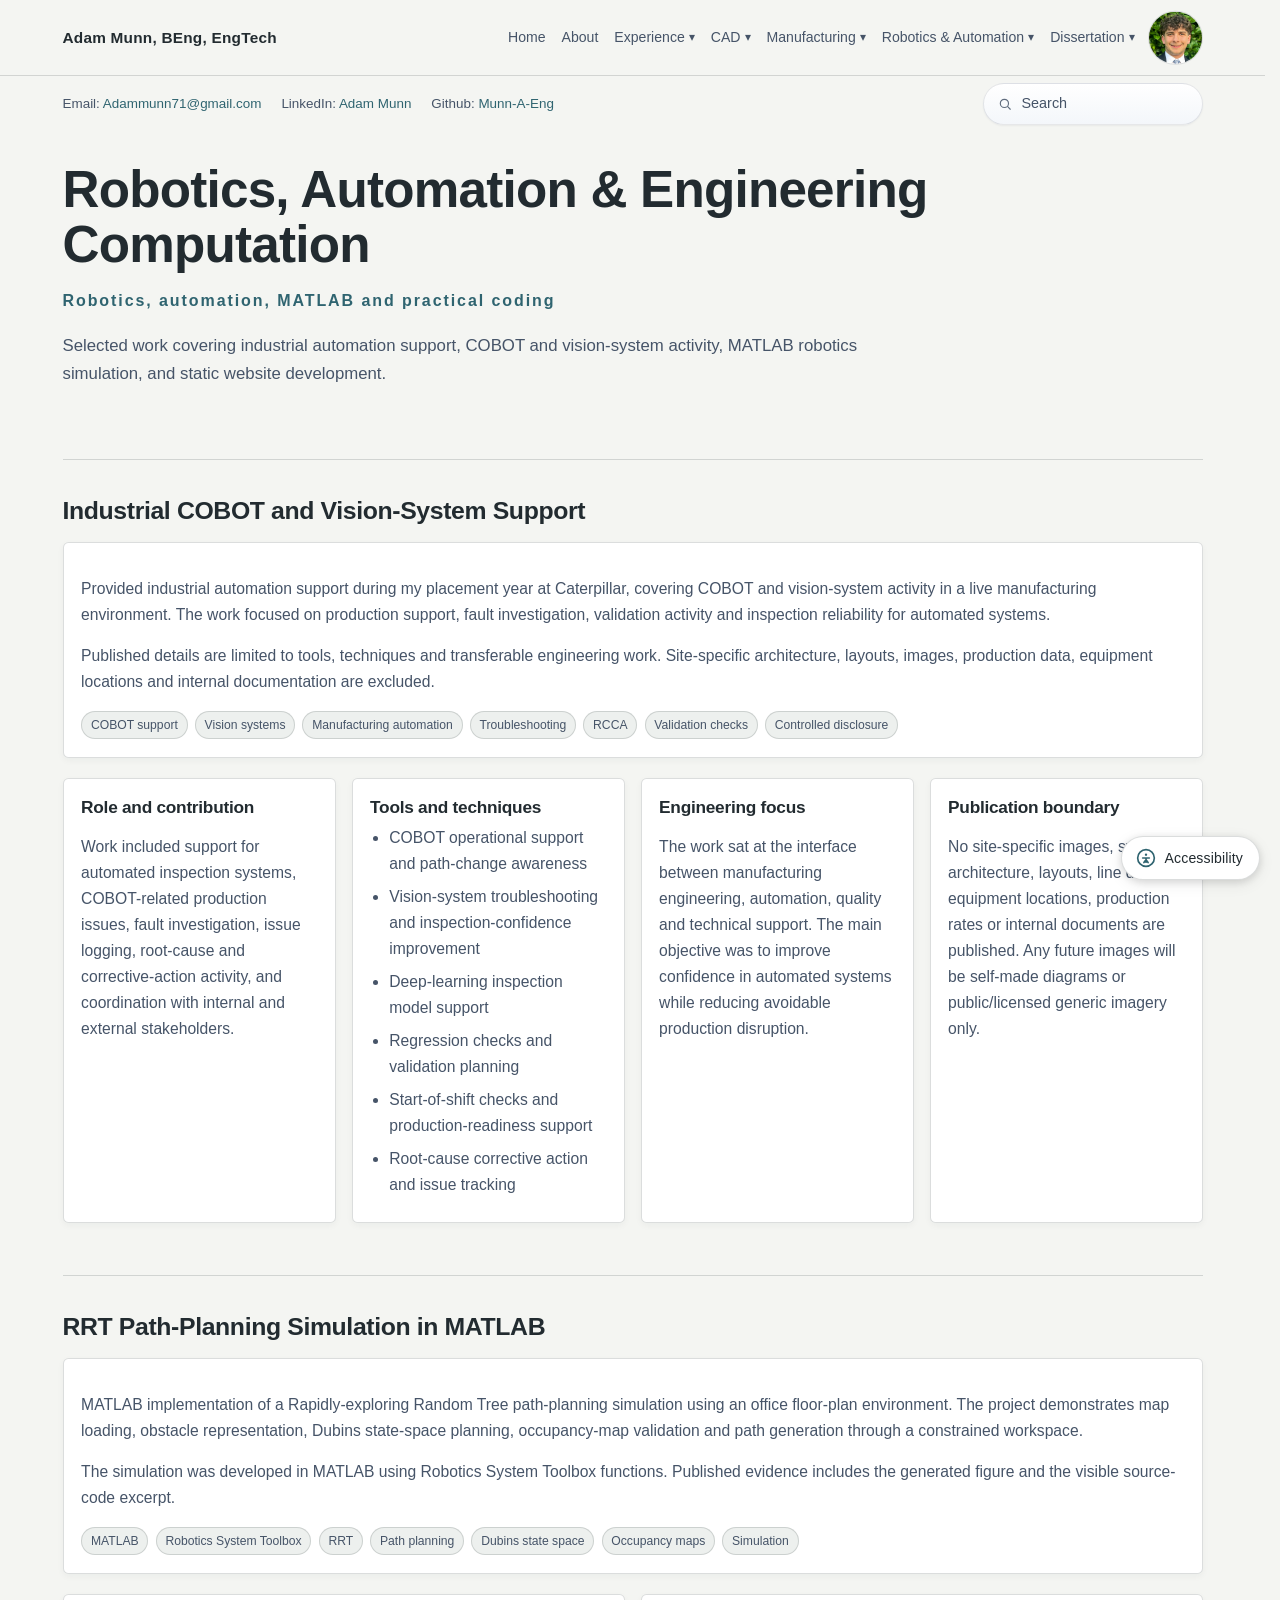
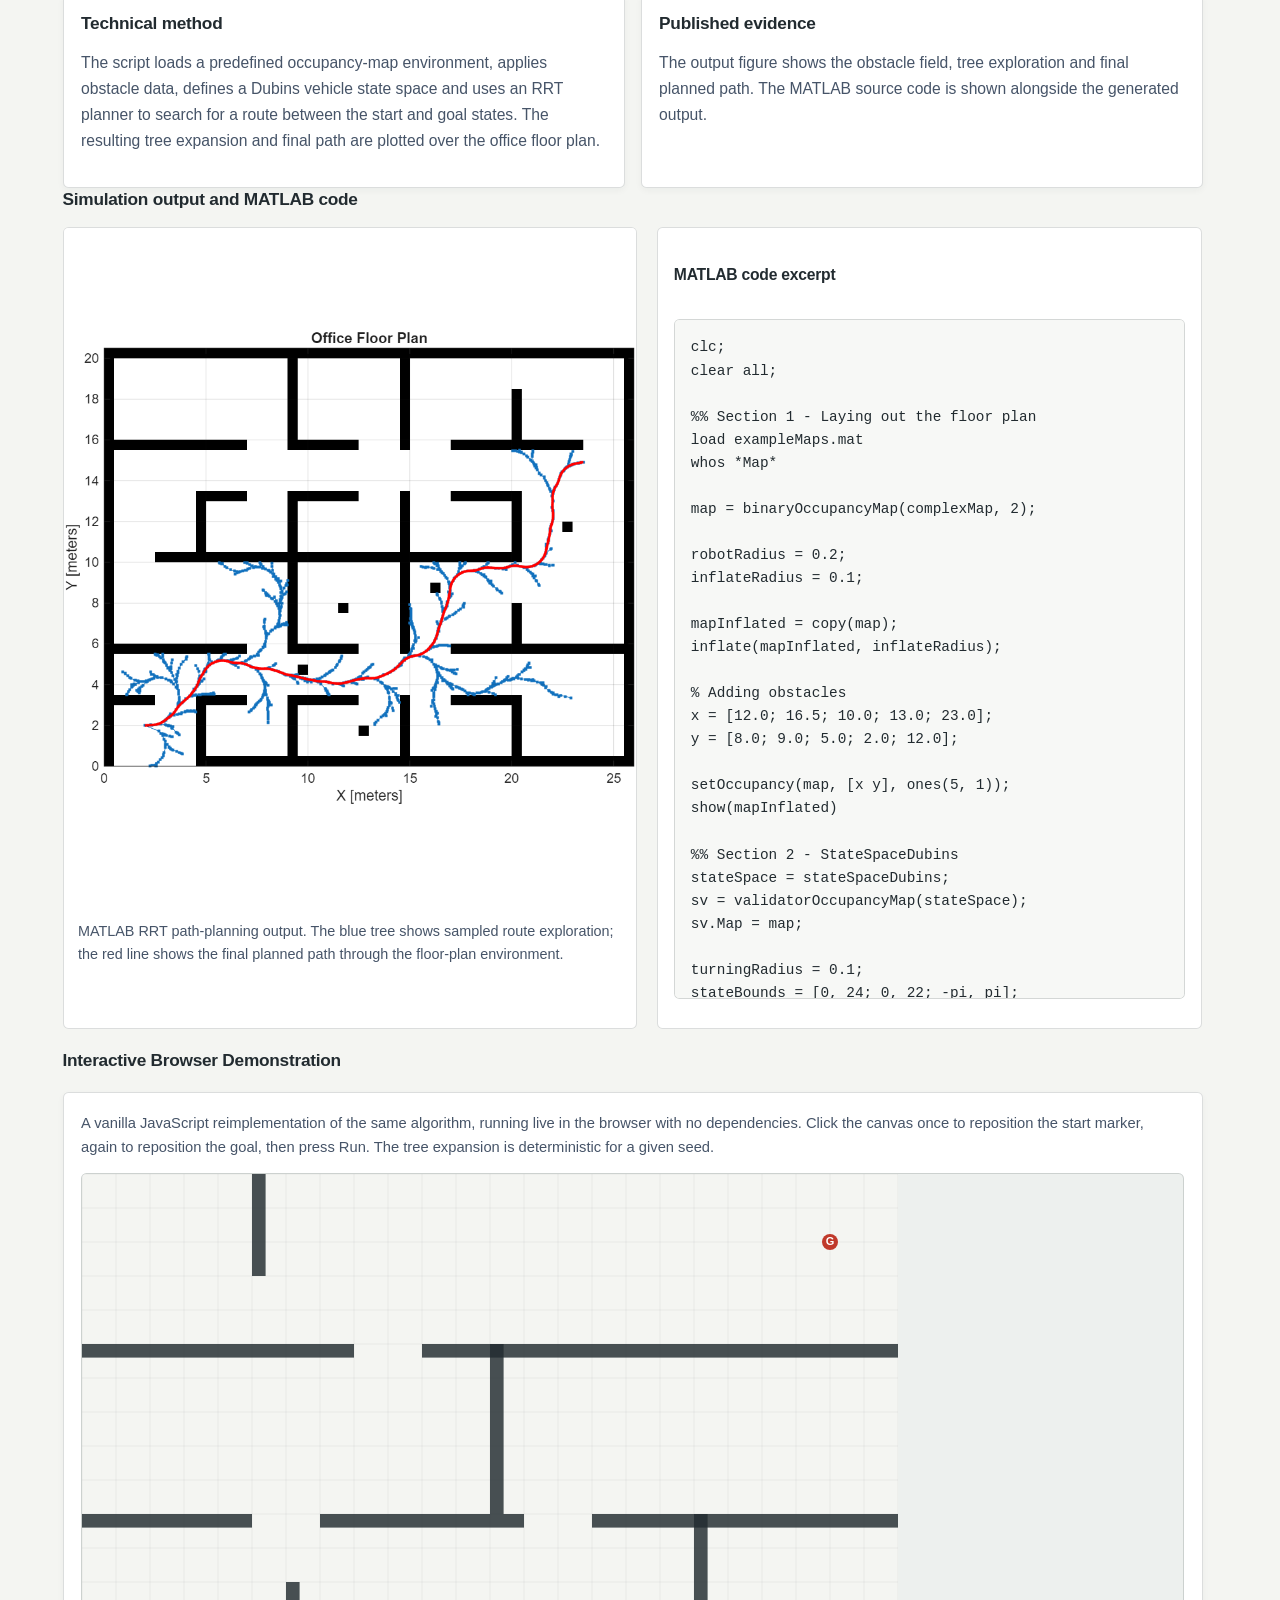
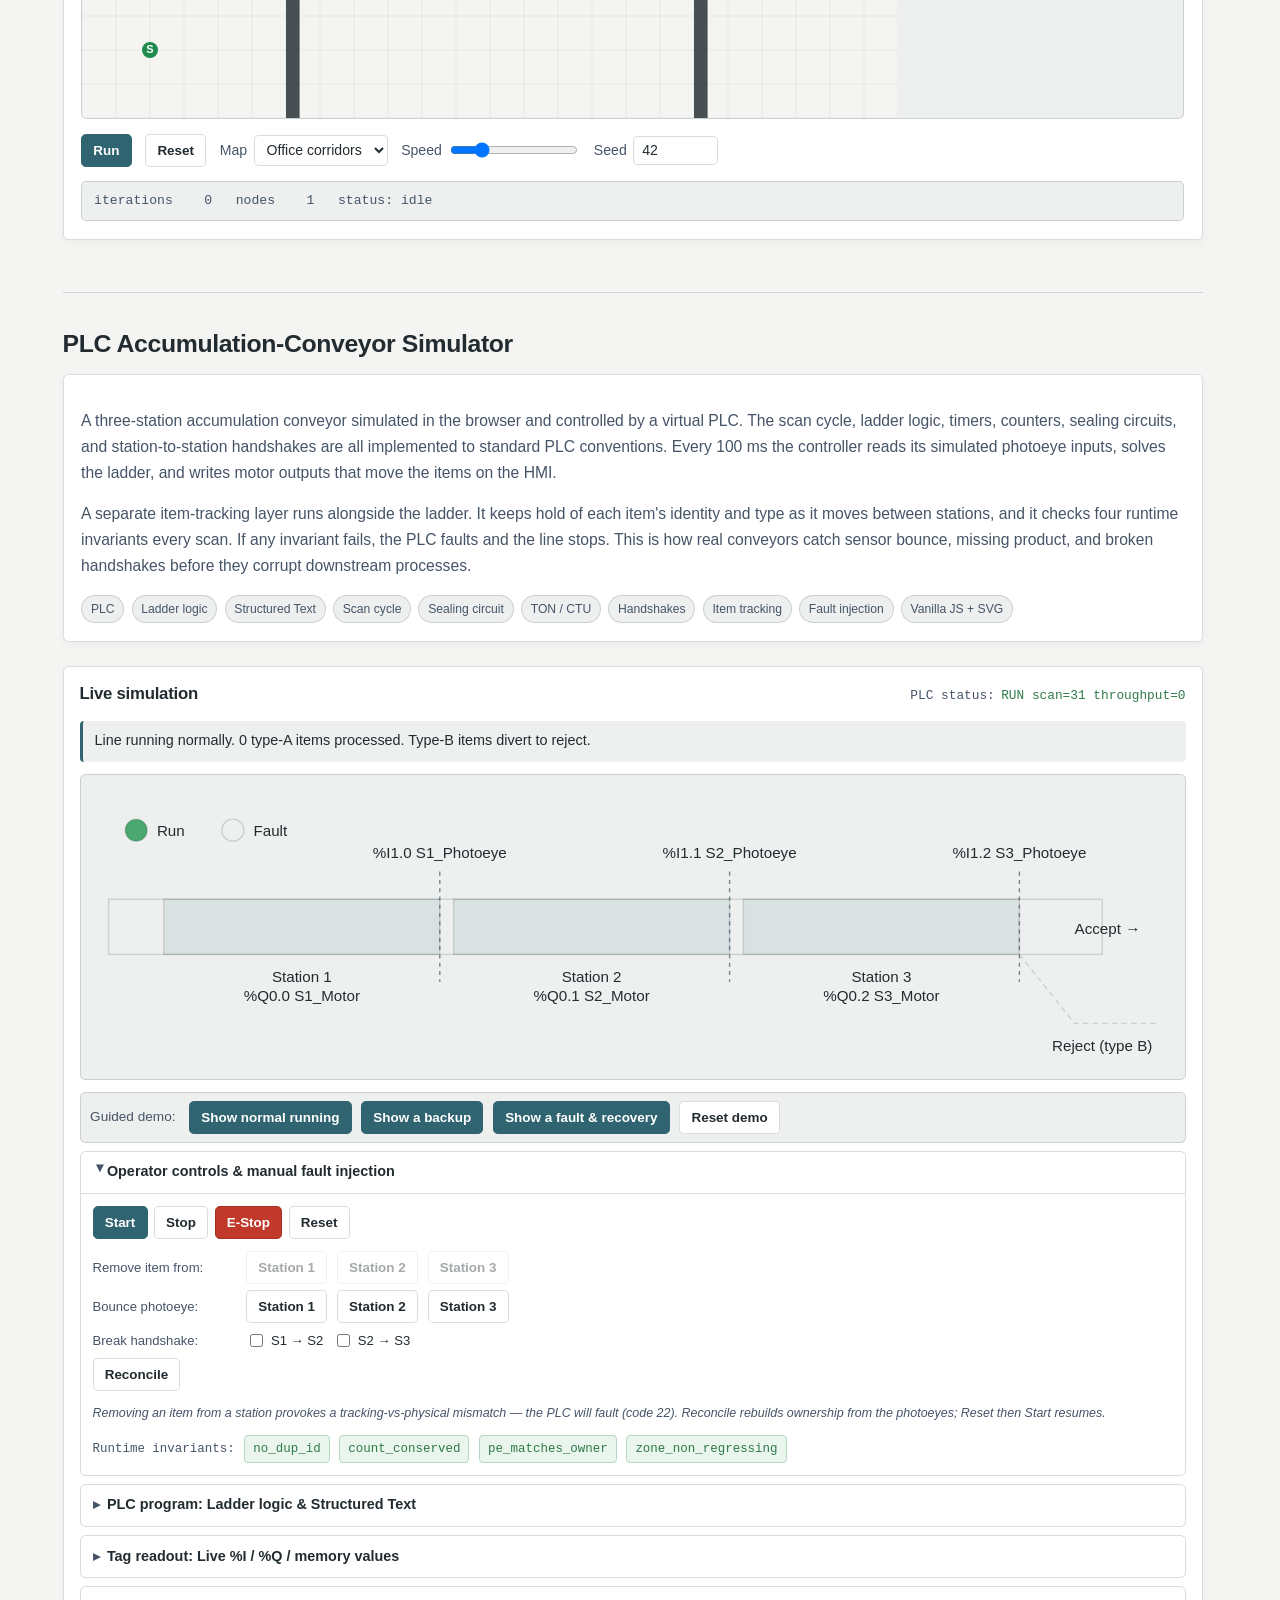
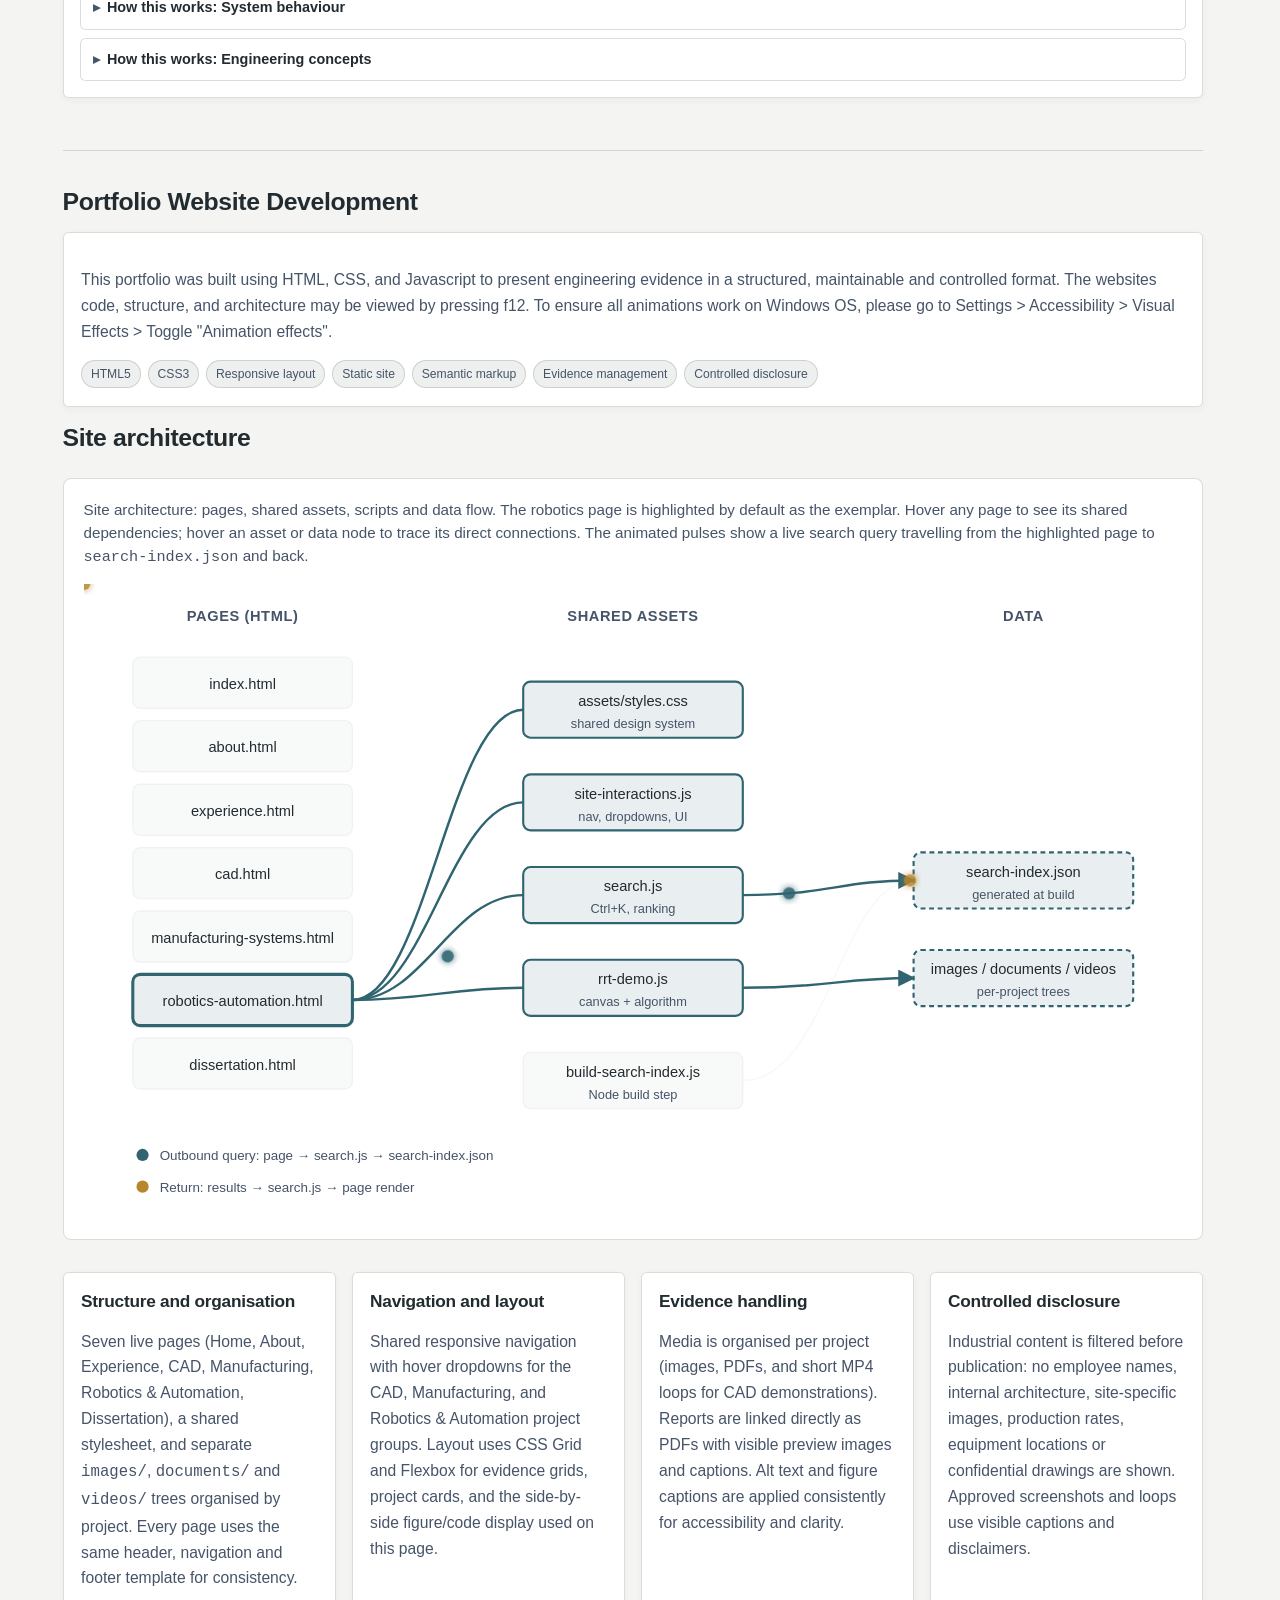
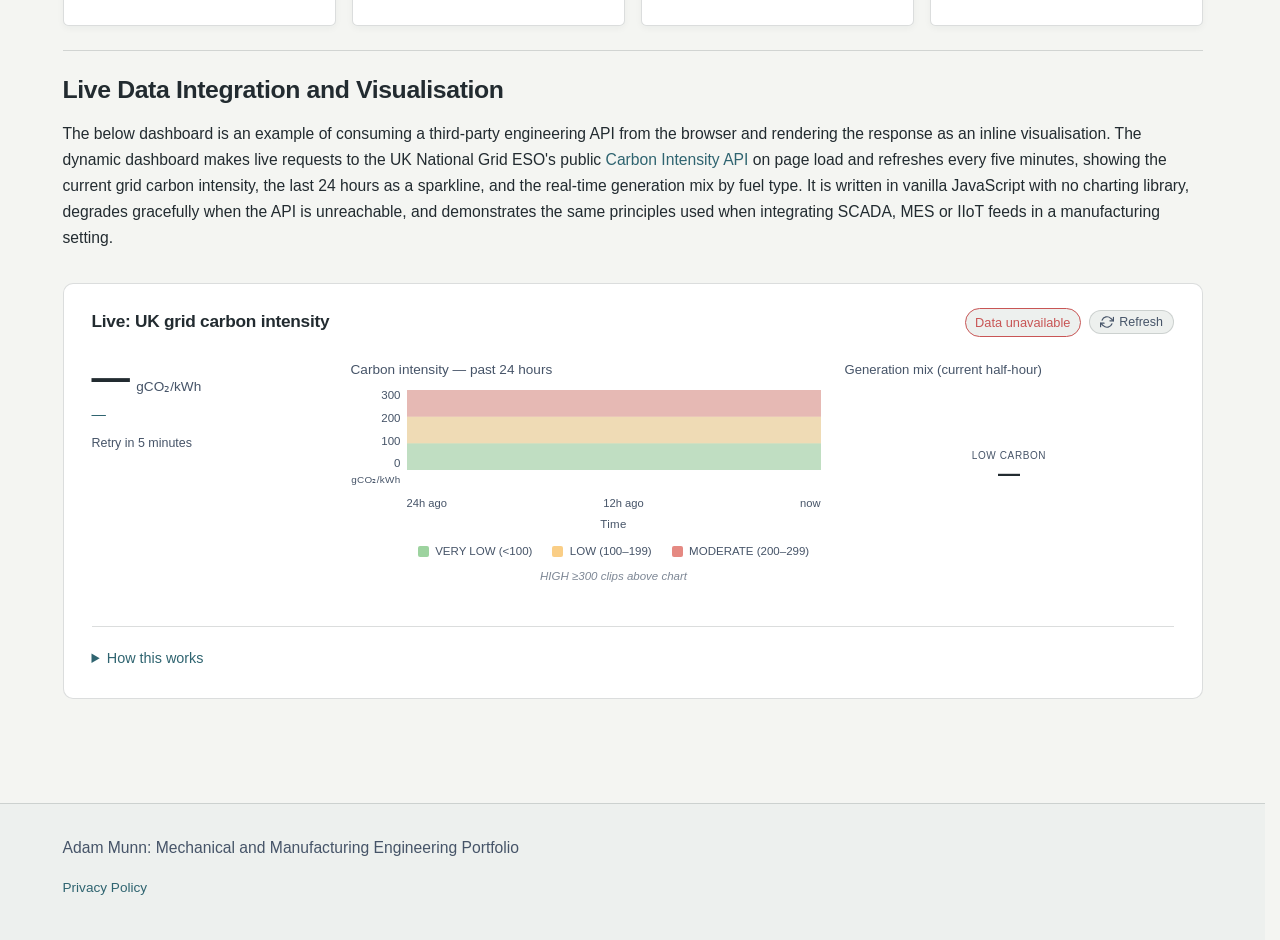
<file: robotics-automation.html>
<!DOCTYPE html>
<html lang="en">
<head>
  <meta charset="UTF-8">
  <meta name="viewport" content="width=device-width, initial-scale=1.0">
  <meta name="description" content="Robotics and automation portfolio: RRT path-planning in MATLAB and JavaScript, industrial COBOT and vision-system support, live data integration.">
  <meta http-equiv="Content-Security-Policy" content="default-src 'self'; script-src 'self' 'unsafe-inline' https://abacus.jasoncameron.dev https://platform.linkedin.com; style-src 'self' 'unsafe-inline'; img-src 'self' data: https://media.licdn.com; connect-src 'self' https://api.carbonintensity.org.uk https://abacus.jasoncameron.dev; font-src 'self'; frame-src https://www.linkedin.com; frame-ancestors 'none'; base-uri 'self'; form-action 'none'">
  <meta name="referrer" content="strict-origin-when-cross-origin">
  <meta http-equiv="X-Content-Type-Options" content="nosniff">  
  <link rel="canonical" href="https://munn-a-eng.github.io/robotics-automation.html">
  <title>Robotics & Automation | Adam Munn</title>
    <link rel="stylesheet" href="assets/styles.css?v=2"><script>try{if(sessionStorage.getItem('headshotFlip'))document.documentElement.classList.add('flip-pending');}catch(e){}</script>
  <link rel="icon" type="image/x-icon" href="/favicon.ico">
  <link rel="icon" type="image/svg+xml" href="/favicon.svg">
  <link rel="icon" type="image/png" sizes="96x96" href="/favicon-96x96.png">
  <link rel="apple-touch-icon" sizes="180x180" href="/apple-touch-icon.png">
  <link rel="manifest" href="/site.webmanifest">
  <script>(function(){try{var p=JSON.parse(localStorage.getItem('portfolio-a11y-prefs')||'null');var h=document.documentElement;var d={theme:'light',contrast:'normal',textSize:'normal',motion:'auto'};if(p&&typeof p==='object'){for(var k in d){if(p[k])d[k]=p[k];}}h.setAttribute('data-theme',d.theme);h.setAttribute('data-contrast',d.contrast);h.setAttribute('data-text-size',d.textSize);h.setAttribute('data-motion',d.motion);}catch(e){}})();</script>
  <script src="scripts/site-interactions.js?v=6" defer></script>
  <!-- Open Graph / Social sharing -->
  <meta property="og:type" content="website">
  <meta property="og:url" content="https://munn-a-eng.github.io/robotics-automation.html">
  <meta property="og:title" content="Robotics & Automation | Adam Munn Engineering">
  <meta property="og:description" content="Robotics and automation: RRT path-planning in MATLAB and JavaScript, industrial COBOT and vision-system support, live data integration.">
  <meta property="og:image" content="https://munn-a-eng.github.io/og-image.png">
  <meta property="og:image:width" content="1200">
  <meta property="og:image:height" content="630">
  <meta property="og:locale" content="en_GB">
  <meta name="twitter:card" content="summary_large_image">
  <meta name="twitter:title" content="Robotics & Automation | Adam Munn">
  <meta name="twitter:description" content="RRT path-planning, COBOT support, vision systems and live data integration.">
  <meta name="twitter:image" content="https://munn-a-eng.github.io/og-image.png">
</head>
<body>
	<!-- Site header -->
<header class="site-header">
  <div class="nav-wrap">
    <a class="brand" href="index.html">Adam Munn, BEng, EngTech</a>

    <nav class="nav-links" aria-label="Primary navigation">
      <a href="index.html">Home</a>
      <a href="about.html">About</a>

      <details class="nav-dropdown">
        <summary class="nav-dropdown-summary">
          Experience <span class="nav-caret" aria-hidden="true">▾</span>
        </summary>
        <div class="nav-dropdown-list">
          <a href="experience.html">Experience overview</a>
          <a href="experience.html#engineering-experience">Engineering Experience</a>
          <a href="experience.html#additional-employment">Additional Employment</a>
          <a href="experience.html#qualifications">Qualifications and Certifications</a>
          <a href="experience.html#awards">Awards and Recognition</a>
        </div>
      </details>

      <details class="nav-dropdown">
        <summary class="nav-dropdown-summary">
          CAD <span class="nav-caret" aria-hidden="true">▾</span>
        </summary>
        <div class="nav-dropdown-list">
          <a href="cad.html">CAD overview</a>
          <a href="cad.html#hevasure-aquila-2">Hevasure Aquila 2</a>
          <a href="cad.html#throttle-valve-assembly">Throttle Valve Assembly</a>
          <a href="cad.html#reverse-engineering-mould-design-cam">Reverse Engineering, Mould Design and CAM</a>
        </div>
      </details>

      <details class="nav-dropdown">
        <summary class="nav-dropdown-summary">
          Manufacturing <span class="nav-caret" aria-hidden="true">▾</span>
        </summary>
        <div class="nav-dropdown-list">
          <a href="manufacturing-systems.html">Manufacturing overview</a>
          <a href="manufacturing-systems.html#hydraulic-disc-brake-caliper-digital-twin">Hydraulic Disc Brake Caliper Digital Twin</a>
          <a href="manufacturing-systems.html#axle-optimisation">Axle Optimisation</a>
          <a href="manufacturing-systems.html#ipv-vision-system-upgrades">IPV Vision-System Upgrades</a>
          <a href="manufacturing-systems.html#output-transfer-gear-line-optimisation">Output Transfer Gear Line Optimisation</a>
        </div>
      </details>

      <details class="nav-dropdown">
        <summary class="nav-dropdown-summary">
          Robotics &amp; Automation <span class="nav-caret" aria-hidden="true">▾</span>
        </summary>
        <div class="nav-dropdown-list">
          <a href="robotics-automation.html">Robotics &amp; Automation overview</a>
          <a href="robotics-automation.html#industrial-cobot-vision-support">Industrial COBOT and Vision-System Support</a>
          <a href="robotics-automation.html#rrt-path-planning">RRT Path-Planning Simulation</a>
		  <a href="robotics-automation.html#plc-simulation">PLC Accumulation-Conveyor Simulator</a>
          <a href="robotics-automation.html#portfolio-website-development">Portfolio Website Development</a>
          <a href="robotics-automation.html#live-data-integration">Live Data Integration</a>
        </div>
      </details>

      <details class="nav-dropdown">
        <summary class="nav-dropdown-summary">
          Dissertation <span class="nav-caret" aria-hidden="true">▾</span>
        </summary>
        <div class="nav-dropdown-list">
          <a href="dissertation.html">Dissertation overview</a>
          <a href="dissertation.html#project-overview">Project Overview</a>
          <a href="dissertation.html#abstract">Abstract</a>
          <a href="dissertation.html#research-approach">Research Approach</a>
          <a href="dissertation.html#selected-findings">Selected Findings</a>
          <a href="dissertation.html#chapter-summaries">Chapter Summaries</a>
          <a href="dissertation.html#submitted-poster">Submitted Poster</a>
          <a href="dissertation.html#supporting-documents">Supporting Documents</a>
        </div>
      </details>
    </nav>

    <img
      class="header-headshot"
      src="./images/profile/adam-munn-headshot.png"
      alt="Headshot of Adam Munn"
    >
  </div>
</header>
  <!-- Contact Strip -->
  <div class="contact-strip">
    <span>Email: <a href="mailto:Adammunn71@gmail.com">Adammunn71@gmail.com</a></span>
    <span>LinkedIn: <a href="https://www.linkedin.com/in/adammunnuos/" target="_blank" rel="noopener noreferrer">Adam Munn</a></span>
	<span>Github: <a href="https://github.com/Munn-A-Eng">Munn-A-Eng</a></span>
    <button type="button" class="search-open contact-search" aria-label="Search this site (press Ctrl+K)">
      <svg viewBox="0 0 24 24" width="14" height="14" aria-hidden="true" fill="none" stroke="currentColor" stroke-width="2" stroke-linecap="round" stroke-linejoin="round"><circle cx="11" cy="11" r="7"></circle><path d="M21 21l-4.35-4.35"></path></svg>
      <span>Search</span>
      <kbd class="contact-search-kbd">Ctrl K</kbd>
    </button>
  </div>
  
  <main>
    <!-- Page introduction -->
    <section class="page-intro">
      <h1>Robotics, Automation &amp; Engineering Computation</h1>
      <p class="eyebrow">Robotics, automation, MATLAB and practical coding</p>
      <p class="lead">
        Selected work covering industrial automation support, COBOT and vision-system
        activity, MATLAB robotics simulation, and static website development.
      </p>
    </section>

    <!-- Industrial COBOT and vision-system support -->
    <section id="industrial-cobot-vision-support" class="automation-project">
      <h2>Industrial COBOT and Vision-System Support</h2>

      <article class="card project-summary-card">
        <p>
          Provided industrial automation support during my placement year at Caterpillar, covering COBOT
          and vision-system activity in a live manufacturing environment. The work
          focused on production support, fault investigation, validation activity
          and inspection reliability for automated systems.
        </p>
        <p>
          Published details are limited to tools, techniques and transferable
          engineering work. Site-specific architecture, layouts, images, production
          data, equipment locations and internal documentation are excluded.
        </p>
        <div class="tag-list">
          <span class="tag">COBOT support</span>
          <span class="tag">Vision systems</span>
          <span class="tag">Manufacturing automation</span>
          <span class="tag">Troubleshooting</span>
          <span class="tag">RCCA</span>
          <span class="tag">Validation checks</span>
          <span class="tag">Controlled disclosure</span>
        </div>
      </article>

      <div class="grid">
        <article class="card">
          <h3>Role and contribution</h3>
          <p>
            Work included support for automated inspection systems, COBOT-related
            production issues, fault investigation, issue logging, root-cause and
            corrective-action activity, and coordination with internal and external
            stakeholders.
          </p>
        </article>

        <article class="card">
          <h3>Tools and techniques</h3>
          <ul>
            <li>COBOT operational support and path-change awareness</li>
            <li>Vision-system troubleshooting and inspection-confidence improvement</li>
            <li>Deep-learning inspection model support</li>
            <li>Regression checks and validation planning</li>
            <li>Start-of-shift checks and production-readiness support</li>
            <li>Root-cause corrective action and issue tracking</li>
          </ul>
        </article>

        <article class="card">
          <h3>Engineering focus</h3>
          <p>
            The work sat at the interface between manufacturing engineering, automation,
            quality and technical support. The main objective was to improve confidence
            in automated systems while reducing avoidable production disruption.
          </p>
        </article>

        <article class="card">
          <h3>Publication boundary</h3>
          <p>
            No site-specific images, system architecture, layouts, line details,
            equipment locations, production rates or internal documents are published.
            Any future images will be self-made diagrams or public/licensed generic
            imagery only.
          </p>
        </article>
      </div>
    </section>

    <!-- RRT path-planning simulation -->
    <section id="rrt-path-planning" class="automation-project">
      <h2>RRT Path-Planning Simulation in MATLAB</h2>

      <article class="card project-summary-card">
        <p>
          MATLAB implementation of a Rapidly-exploring Random Tree path-planning
          simulation using an office floor-plan environment. The project demonstrates
          map loading, obstacle representation, Dubins state-space planning,
          occupancy-map validation and path generation through a constrained workspace.
        </p>
        <p>
          The simulation was developed in MATLAB using Robotics System Toolbox
          functions. Published evidence includes the generated figure and the
          visible source-code excerpt.
        </p>
        <div class="tag-list">
          <span class="tag">MATLAB</span>
          <span class="tag">Robotics System Toolbox</span>
          <span class="tag">RRT</span>
          <span class="tag">Path planning</span>
          <span class="tag">Dubins state space</span>
          <span class="tag">Occupancy maps</span>
          <span class="tag">Simulation</span>
        </div>
      </article>

      <div class="grid">
        <article class="card">
          <h3>Technical method</h3>
          <p>
            The script loads a predefined occupancy-map environment, applies obstacle
            data, defines a Dubins vehicle state space and uses an RRT planner to search
            for a route between the start and goal states. The resulting tree expansion
            and final path are plotted over the office floor plan.
          </p>
        </article>

        <article class="card">
          <h3>Published evidence</h3>
          <p>
            The output figure shows the obstacle field, tree exploration and final
            planned path. The MATLAB source code is shown alongside the generated output.
          </p>
        </article>
      </div>

      <h3>Simulation output and MATLAB code</h3>

      <div class="rrt-output-code-grid">
        <figure class="evidence-item rrt-output-figure">
          <img
            src="./images/robotics-automation/rrt-path-planning/rrt-office-floor-plan-output.png"
            alt="MATLAB RRT path-planning output showing an office floor plan, tree expansion and final path"
            loading="lazy"
          >
          <figcaption>
            MATLAB RRT path-planning output. The blue tree shows sampled route
            exploration; the red line shows the final planned path through the
            floor-plan environment.
          </figcaption>
        </figure>

        <div class="code-panel rrt-code-panel">
          <h4>MATLAB code excerpt</h4>
<pre><code>clc;
clear all;

%% Section 1 - Laying out the floor plan
load exampleMaps.mat
whos *Map*

map = binaryOccupancyMap(complexMap, 2);

robotRadius = 0.2;
inflateRadius = 0.1;

mapInflated = copy(map);
inflate(mapInflated, inflateRadius);

% Adding obstacles
x = [12.0; 16.5; 10.0; 13.0; 23.0];
y = [8.0; 9.0; 5.0; 2.0; 12.0];

setOccupancy(map, [x y], ones(5, 1));
show(mapInflated)

%% Section 2 - StateSpaceDubins
stateSpace = stateSpaceDubins;
sv = validatorOccupancyMap(stateSpace);
sv.Map = map;

turningRadius = 0.1;
stateBounds = [0, 24; 0, 22; -pi, pi];
stateSpace.StateBounds = stateBounds;

%% Section 3 - RRT Programme
start = [2, 2, 0];
goal = [24, 15, 0];

planner = plannerRRT(stateSpace, sv, MaxConnectionDistance = 0.2);

rng(100, 'twister');
[pthObj, solnInfo] = plan(planner, start, goal);

show(map)
grid on;
title('Office Floor Plan')
hold on

plot(solnInfo.TreeData(:, 1), solnInfo.TreeData(:, 2), '.-')
plot(pthObj.States(:, 1), pthObj.States(:, 2), 'r-', 'LineWidth', 2)</code></pre>
        </div>
      </div>

      <h3>Interactive Browser Demonstration</h3>

      <article class="card rrt-demo-panel" aria-labelledby="rrt-demo-title">
        <p id="rrt-demo-title" class="rrt-demo-instructions">
          A vanilla JavaScript reimplementation of the same algorithm, running
          live in the browser with no dependencies. Click the canvas once to
          reposition the start marker, again to reposition the goal, then
          press Run. The tree expansion is deterministic for a given seed.
        </p>

        <div class="rrt-canvas-wrap">
          <canvas
            id="rrt-canvas"
            role="img"
            aria-label="Interactive RRT path-planning canvas showing an occupancy map, tree expansion and solution path."
          >
            Your browser does not support the HTML canvas element.
          </canvas>
        </div>

        <div class="rrt-controls" role="group" aria-label="Demonstration controls">
          <button id="rrt-run" type="button" class="button small">Run</button>
          <button id="rrt-reset" type="button" class="button secondary small">Reset</button>

          <label for="rrt-map">
            Map
            <select id="rrt-map">
              <option value="office" selected>Office corridors</option>
              <option value="slalom">Slalom</option>
              <option value="pillars">Pillars</option>
            </select>
          </label>

          <label for="rrt-speed">
            Speed
            <input id="rrt-speed" type="range" min="1" max="20" value="5">
          </label>

          <label for="rrt-seed">
            Seed
            <input id="rrt-seed" type="number" value="42" min="1" max="99999">
          </label>
        </div>

        <p id="rrt-status" class="rrt-status" aria-live="polite">iterations    0   nodes    1   status: idle</p>
      </article>
    </section>

      <!-- PLC accumulation-conveyor simulator -->
      <section id="plc-simulation" class="automation-project">
        <h2>PLC Accumulation-Conveyor Simulator</h2>

           <article class="card project-summary-card">
          <p>
            A three-station accumulation conveyor simulated in the browser
            and controlled by a virtual PLC. The scan cycle, ladder logic,
            timers, counters, sealing circuits, and station-to-station
            handshakes are all implemented to standard PLC conventions.
            Every 100&nbsp;ms the controller reads its simulated photoeye
            inputs, solves the ladder, and writes motor outputs that move
            the items on the HMI.
          </p>
          <p>
            A separate item-tracking layer runs alongside the ladder. It
            keeps hold of each item's identity and type as it moves between
            stations, and it checks four runtime invariants every scan. If
            any invariant fails, the PLC faults and the line stops. This is
            how real conveyors catch sensor bounce, missing product, and
            broken handshakes before they corrupt downstream processes.
          </p>
          <div class="tag-list">
            <span class="tag">PLC</span>
            <span class="tag">Ladder logic</span>
            <span class="tag">Structured Text</span>
            <span class="tag">Scan cycle</span>
            <span class="tag">Sealing circuit</span>
            <span class="tag">TON / CTU</span>
            <span class="tag">Handshakes</span>
            <span class="tag">Item tracking</span>
            <span class="tag">Fault injection</span>
            <span class="tag">Vanilla JS + SVG</span>
          </div>
        </article>

                <article class="card plc-sim" aria-labelledby="plc-sim-title">
          <div class="plc-sim__header">
            <h3 id="plc-sim-title" class="plc-sim__title">Live simulation</h3>
            <span class="plc-sim__status-wrap">
              <span class="plc-sim__status-label">PLC status:</span>
              <span class="plc-sim__status" data-plc-status>Loading…</span>
            </span>
          </div>

          <!-- Plain-language activity strip -->
          <div class="plc-sim__activity" data-plc-activity aria-live="polite">
            Initialising…
          </div>

          <!-- HMI SVG -->
          <svg
            class="plc-sim__hmi"
            viewBox="0 0 800 220"
            preserveAspectRatio="xMidYMid meet"
            role="img"
            aria-label="Three-station accumulation conveyor. Items enter at the left, transit three stations separated by photoeyes, then exit or divert to a reject chute."
            data-plc-hmi
          >
            <rect x="20" y="90" width="720" height="40" fill="var(--panel-soft)" stroke="var(--border)"/>

            <rect class="plc-sim__zone-rect" data-plc-zone="0" x="60"  y="90" width="200" height="40"/>
            <text x="160" y="150" text-anchor="middle">Station 1</text>
            <text x="160" y="164" text-anchor="middle" fill="var(--muted)">%Q0.0 S1_Motor</text>

            <rect class="plc-sim__zone-rect" data-plc-zone="1" x="270" y="90" width="200" height="40"/>
            <text x="370" y="150" text-anchor="middle">Station 2</text>
            <text x="370" y="164" text-anchor="middle" fill="var(--muted)">%Q0.1 S2_Motor</text>

            <rect class="plc-sim__zone-rect" data-plc-zone="2" x="480" y="90" width="200" height="40"/>
            <text x="580" y="150" text-anchor="middle">Station 3</text>
            <text x="580" y="164" text-anchor="middle" fill="var(--muted)">%Q0.2 S3_Motor</text>

            <line class="plc-sim__beam" data-plc-beam="0" x1="260" y1="70" x2="260" y2="150"/>
            <line class="plc-sim__beam" data-plc-beam="1" x1="470" y1="70" x2="470" y2="150"/>
            <line class="plc-sim__beam" data-plc-beam="2" x1="680" y1="70" x2="680" y2="150"/>
            <text x="260" y="60" text-anchor="middle" fill="var(--muted)">%I1.0 S1_Photoeye</text>
            <text x="470" y="60" text-anchor="middle" fill="var(--muted)">%I1.1 S2_Photoeye</text>
            <text x="680" y="60" text-anchor="middle" fill="var(--muted)">%I1.2 S3_Photoeye</text>

            <path class="plc-sim__reject-chute" d="M 680 130 L 720 180 L 780 180"/>
            <text x="740" y="200" text-anchor="middle" fill="var(--muted)">Reject (type B)</text>
            <text x="720" y="115" fill="var(--muted)">Accept →</text>

            <circle class="plc-sim__lamp" data-plc-lamp="run"   cx="40" cy="40" r="8"/>
            <text x="55" y="44">Run</text>
            <circle class="plc-sim__lamp" data-plc-lamp="fault" cx="110" cy="40" r="8"/>
            <text x="125" y="44">Fault</text>

            <g data-plc-items></g>
          </svg>

          <!-- Guided tour — primary interaction -->
          <div class="plc-sim__tour" role="group" aria-label="Guided demonstrations">
            <span class="plc-sim__tour-label">Guided demo:</span>
            <button type="button" class="button small" data-plc-tour="normal">Show normal running</button>
            <button type="button" class="button small" data-plc-tour="backup">Show a backup</button>
            <button type="button" class="button small" data-plc-tour="fault">Show a fault &amp; recovery</button>
            <button type="button" class="button secondary small" data-plc-tour="reset">Reset demo</button>
          </div>

          <!-- Everything below is opt-in -->
          <details class="plc-sim__section" open>
            <summary>Operator controls &amp; manual fault injection</summary>
            <div class="plc-sim__section-body">
              <div class="plc-sim__controls" role="group" aria-label="Operator controls">
                <button type="button" class="button small" data-plc-btn="start">Start</button>
                <button type="button" class="button secondary small" data-plc-btn="stop">Stop</button>
                <button type="button" class="button secondary small" data-plc-btn="estop" data-plc-estop-btn>E-Stop</button>
                <button type="button" class="button secondary small" data-plc-btn="reset">Reset</button>
              </div>

              <div class="plc-sim__inject">
                <div class="plc-sim__inject-row">
                  <span class="plc-sim__inject-label">Remove item from:</span>
                  <button type="button" class="button secondary small" data-plc-remove="0" disabled>Station 1</button>
                  <button type="button" class="button secondary small" data-plc-remove="1" disabled>Station 2</button>
                  <button type="button" class="button secondary small" data-plc-remove="2" disabled>Station 3</button>
                </div>
                <div class="plc-sim__inject-row">
                  <span class="plc-sim__inject-label">Bounce photoeye:</span>
                  <button type="button" class="button secondary small" data-plc-bounce="0">Station 1</button>
                  <button type="button" class="button secondary small" data-plc-bounce="1">Station 2</button>
                  <button type="button" class="button secondary small" data-plc-bounce="2">Station 3</button>
                </div>
                <div class="plc-sim__inject-row">
                  <span class="plc-sim__inject-label">Break handshake:</span>
                  <label class="plc-sim__inject-check">
                    <input type="checkbox" data-plc-hs="Z1Z2"> S1 → S2
                  </label>
                  <label class="plc-sim__inject-check">
                    <input type="checkbox" data-plc-hs="Z2Z3"> S2 → S3
                  </label>
                </div>
                <div class="plc-sim__inject-row">
                  <button type="button" class="button secondary small" data-plc-reconcile>Reconcile</button>
                  <span class="plc-sim__inject-hint">Removing an item from a station provokes a tracking-vs-physical mismatch — the PLC will fault (code 22). Reconcile rebuilds ownership from the photoeyes; Reset then Start resumes.</span>
                </div>
              </div>

              <div class="plc-sim__invariants" aria-label="Runtime invariant status">
                <span class="plc-sim__inv-label">Runtime invariants:</span>
                <span class="plc-sim__inv" data-plc-inv="no_dup_id">no_dup_id</span>
                <span class="plc-sim__inv" data-plc-inv="count_conserved">count_conserved</span>
                <span class="plc-sim__inv" data-plc-inv="pe_matches_owner">pe_matches_owner</span>
                <span class="plc-sim__inv" data-plc-inv="zone_non_regressing">zone_non_regressing</span>
              </div>
            </div>
          </details>

          <details class="plc-sim__section">
            <summary>PLC program: Ladder logic &amp; Structured Text</summary>
            <div class="plc-sim__section-body">
              <div class="plc-sim__program">
                <div class="plc-sim__tabs" role="tablist">
                  <button type="button" class="plc-sim__tab is-active" data-plc-tab="ladder" role="tab">Ladder</button>
                  <button type="button" class="plc-sim__tab" data-plc-tab="st" role="tab">Structured Text</button>
                </div>
                <div class="plc-sim__panel is-active" data-plc-panel="ladder">
                  <label class="plc-sim__ladder-expand">
                    <input type="checkbox" data-plc-ladder-full>
                    Show all 13 rungs (unabridged)
                  </label>
                  <svg class="plc-sim__ladder" data-plc-ladder viewBox="0 0 740 400"
                       preserveAspectRatio="xMinYMin meet" role="img"
                       aria-label="Ladder logic diagram with live power-flow highlighting each scan."></svg>
                </div>
                <div class="plc-sim__panel" data-plc-panel="st">
<pre class="plc-sim__st"><code>(* IEC 61131-3 Structured Text — same logic as the ladder view *)

(* R1: Safety enable — E-Stop clear AND Reset arms the system *)
IF NOT EStop_NC THEN
    Sys_Enabled := FALSE;
    Sys_Running := FALSE;
ELSIF Reset_PB THEN
    Sys_Enabled := TRUE;
END_IF;

(* R2: Master sealing circuit — classic Start/Stop with seal-in *)
IF Sys_Enabled AND (Start_PB OR Sys_Running)
   AND Stop_PB_NC AND NOT Sys_Faulted THEN
    Sys_Running := TRUE;
ELSIF NOT Stop_PB_NC OR NOT Sys_Enabled OR Sys_Faulted THEN
    Sys_Running := FALSE;
END_IF;

(* Downstream-ready evaluation *)
S1_AcceptAck := (Station2_Owner = NULL) AND NOT S2_Backup AND NOT Break_HS_S1S2;
S2_AcceptAck := (Station3_Owner = NULL) AND NOT S3_Backup AND NOT Break_HS_S2S3;
S3_AcceptAck := Reject_Ready;

(* R6-R8: Backup detection — item at photoeye, downstream not accepting, for PT=2s *)
TON_S1_Backup(IN := S1_Photoeye AND NOT S1_AcceptAck, PT := T#2s);
TON_S2_Backup(IN := S2_Photoeye AND NOT S2_AcceptAck, PT := T#2s);
TON_S3_Backup(IN := S3_Photoeye AND NOT S3_AcceptAck, PT := T#2s);
S1_Backup := TON_S1_Backup.Q;
S2_Backup := TON_S2_Backup.Q;
S3_Backup := TON_S3_Backup.Q;

(* R3-R5: Station motor coils — run only if healthy and downstream ready *)
S1_Motor := Sys_Running AND NOT Sys_Faulted AND S1_AcceptAck;
S2_Motor := Sys_Running AND NOT Sys_Faulted AND S2_AcceptAck;
S3_Motor := Sys_Running AND NOT Sys_Faulted AND S3_AcceptAck;

(* R9-R11: Slip alarm — motor commanded but no encoder motion for PT=500ms *)
TON_S1_Slip(IN := S1_Motor AND NOT S1_Enc_Pulse, PT := T#500ms);
TON_S2_Slip(IN := S2_Motor AND NOT S2_Enc_Pulse, PT := T#500ms);
TON_S3_Slip(IN := S3_Motor AND NOT S3_Enc_Pulse, PT := T#500ms);
IF TON_S1_Slip.Q THEN Sys_Faulted := TRUE; Fault_Code := 11; END_IF;
IF TON_S2_Slip.Q THEN Sys_Faulted := TRUE; Fault_Code := 12; END_IF;
IF TON_S3_Slip.Q THEN Sys_Faulted := TRUE; Fault_Code := 13; END_IF;

(* R12: Throughput counter *)
CTU_Throughput(CU := S3_Photoeye_Falling AND (S3_Item.type = 'A'),
               R  := Reset_PB, PV := 9999);

(* R13: Reject actuator *)
Reject_Actuator := S3_Photoeye AND (S3_Item.type = 'B') AND Reject_Ready;

(* --- Runs alongside the ladder above --- *)
(* Item-tracking FB maintains Station_Owner[1..3] and item metadata          *)
(* (id, type, entry_scan) on photoeye edges. Runtime invariants (no dup IDs, *)
(* count conserved, PE matches owner, zone non-regressing) trip Sys_Faulted  *)
(* with a dedicated code so operators distinguish physical faults from       *)
(* tracking desync requiring reconciliation.                                 *)
</code></pre>
                </div>
              </div>
            </div>
          </details>

          <details class="plc-sim__section">
            <summary>Tag readout: Live %I / %Q / memory values</summary>
            <div class="plc-sim__section-body">
              <div class="plc-sim__tags" data-plc-tags></div>
            </div>
          </details>

          <details class="plc-sim__section">
            <summary>How this works: System behaviour</summary>
            <div class="plc-sim__section-body plc-sim__method">
              <div data-plc-method-behaviour>Loading…</div>
            </div>
          </details>

          <details class="plc-sim__section">
            <summary>How this works: Engineering concepts</summary>
            <div class="plc-sim__section-body plc-sim__method">
              <div data-plc-method-concepts>Loading…</div>
            </div>
          </details>
        </article>
      </section>

    <!-- Portfolio website development -->
    <section id="portfolio-website-development" class="automation-project">
      <h2>Portfolio Website Development</h2>

      <article class="card project-summary-card">
        <p>
          This portfolio was built using HTML, CSS, and Javascript to
          present engineering evidence in a structured, maintainable and controlled
          format. The websites code, structure, and architecture may be viewed by pressing f12. To ensure all animations work on Windows OS, please go to Settings > Accessibility > Visual Effects > Toggle "Animation effects".
        </p>
        <div class="tag-list">
          <span class="tag">HTML5</span>
          <span class="tag">CSS3</span>
          <span class="tag">Responsive layout</span>
          <span class="tag">Static site</span>
          <span class="tag">Semantic markup</span>
          <span class="tag">Evidence management</span>
          <span class="tag">Controlled disclosure</span>
        </div>
      </article>

	<!-- Site architecture diagram -->
      <h2>Site architecture</h2>	
      <figure class="site-arch-figure" aria-labelledby="site-arch-title">
        <figcaption id="site-arch-title" class="site-arch-caption">
          Site architecture: pages, shared assets, scripts and data flow.
          The robotics page is highlighted by default as the exemplar.
          Hover any page to see its shared dependencies; hover an asset
          or data node to trace its direct connections. The animated
          pulses show a live search query travelling from the highlighted
          page to <code>search-index.json</code> and back.
        </figcaption>

        <div class="site-arch-wrap">
          <svg
            class="site-arch-svg"
            viewBox="0 0 900 520"
            role="img"
            aria-label="Diagram of the portfolio's file architecture and data flow"
            xmlns="http://www.w3.org/2000/svg"
          >
            <defs>
              <marker id="arch-arrow" viewBox="0 0 10 10" refX="9" refY="5"
                      markerWidth="7" markerHeight="7" orient="auto-start-reverse">
                <path d="M0,0 L10,5 L0,10 z" fill="currentColor"/>
              </marker>
              <filter id="arch-glow" x="-40%" y="-40%" width="180%" height="180%">
                <feGaussianBlur stdDeviation="3" result="b"/>
                <feMerge><feMergeNode in="b"/><feMergeNode in="SourceGraphic"/></feMerge>
              </filter>
            </defs>

            <!-- Column labels -->
            <text class="arch-col-label" x="130"  y="30" text-anchor="middle">Pages (HTML)</text>
            <text class="arch-col-label" x="450"  y="30" text-anchor="middle">Shared assets</text>
            <text class="arch-col-label" x="770"  y="30" text-anchor="middle">Data</text>

            <!-- Pages column -->
            <g class="arch-node" data-node="index">
			<rect x="40"  y="60"  width="180" height="42" rx="6"/>
              <text x="130" y="86" text-anchor="middle">index.html</text>
            </g>
            <g class="arch-node" data-node="about">
			<rect x="40"  y="112" width="180" height="42" rx="6"/>
              <text x="130" y="138" text-anchor="middle">about.html</text>
            </g>
            <g class="arch-node" data-node="experience">
			<rect x="40"  y="164" width="180" height="42" rx="6"/>
              <text x="130" y="190" text-anchor="middle">experience.html</text>
            </g>
            <g class="arch-node" data-node="cad">
			<rect x="40"  y="216" width="180" height="42" rx="6"/>
              <text x="130" y="242" text-anchor="middle">cad.html</text>
            </g>
            <g class="arch-node" data-node="manufacturing">
			<rect x="40"  y="268" width="180" height="42" rx="6"/>
              <text x="130" y="294" text-anchor="middle">manufacturing-systems.html</text>
            </g>
            <g class="arch-node" data-node="robotics">
			<rect x="40"  y="320" width="180" height="42" rx="6"/>
              <text x="130" y="346" text-anchor="middle">robotics-automation.html</text>
            </g>
            <g class="arch-node" data-node="dissertation">
			<rect x="40"  y="372" width="180" height="42" rx="6"/>
              <text x="130" y="398" text-anchor="middle">dissertation.html</text>
            </g>

            <!-- Shared assets column -->
            <g class="arch-node arch-asset" data-node="styles">
              <rect x="360" y="80"  width="180" height="46" rx="6"/>
              <text x="450" y="100" text-anchor="middle">assets/styles.css</text>
              <text x="450" y="118" text-anchor="middle" class="arch-sub">shared design system</text>
            </g>
            <g class="arch-node arch-asset" data-node="site-js">
              <rect x="360" y="156" width="180" height="46" rx="6"/>
              <text x="450" y="176" text-anchor="middle">site-interactions.js</text>
              <text x="450" y="194" text-anchor="middle" class="arch-sub">nav, dropdowns, UI</text>
            </g>
            <g class="arch-node arch-asset" data-node="search-js">
              <rect x="360" y="232" width="180" height="46" rx="6"/>
              <text x="450" y="252" text-anchor="middle">search.js</text>
              <text x="450" y="270" text-anchor="middle" class="arch-sub">Ctrl+K, ranking</text>
            </g>
            <g class="arch-node arch-asset" data-node="rrt-js">
              <rect x="360" y="308" width="180" height="46" rx="6"/>
              <text x="450" y="328" text-anchor="middle">rrt-demo.js</text>
              <text x="450" y="346" text-anchor="middle" class="arch-sub">canvas + algorithm</text>
            </g>
            <g class="arch-node arch-asset" data-node="build-js">
              <rect x="360" y="384" width="180" height="46" rx="6"/>
              <text x="450" y="404" text-anchor="middle">build-search-index.js</text>
              <text x="450" y="422" text-anchor="middle" class="arch-sub">Node build step</text>
            </g>

            <!-- Data column -->
            <g class="arch-node arch-data" data-node="index-json">
              <rect x="680" y="220" width="180" height="46" rx="6"/>
              <text x="770" y="240" text-anchor="middle">search-index.json</text>
              <text x="770" y="258" text-anchor="middle" class="arch-sub">generated at build</text>
            </g>
            <g class="arch-node arch-data" data-node="media">
              <rect x="680" y="300" width="180" height="46" rx="6"/>
              <text x="770" y="320" text-anchor="middle">images / documents / videos</text>
              <text x="770" y="338" text-anchor="middle" class="arch-sub">per-project trees</text>
            </g>

            <!-- Static edges: pages -> shared assets (drawn from robotics row as an exemple) -->
            <g class="arch-edges" fill="none" stroke="currentColor">
              <path d="M220,340 C280,340 300,103 360,103" data-from="pages" data-to="styles"/>
              <path d="M220,340 C280,340 300,179 360,179" data-from="pages" data-to="site-js"/>
              <path d="M220,340 C280,340 300,255 360,255" data-from="pages" data-to="search-js"/>
              <path d="M220,340 C300,340 320,331 360,331" data-from="pages" data-to="rrt-js"/>
            </g>

            <!-- Static edges: assets -> data -->
            <g class="arch-edges" fill="none" stroke="currentColor">
              <path d="M540,255 C610,255 620,243 680,243" marker-end="url(#arch-arrow)" data-from="search-js" data-to="index-json"/>
              <path d="M540,407 C610,407 620,243 680,243" marker-end="url(#arch-arrow)" data-from="build-js"  data-to="index-json"/>
              <path d="M540,331 C610,331 620,323 680,323" marker-end="url(#arch-arrow)" data-from="rrt-js"    data-to="media"/>
            </g>

            <!-- Animated data-flow paths (search query lifecycle) -->
            <path id="arch-flow-1" class="arch-flow"
                  d="M220,340 C300,340 320,255 360,255" fill="none"/>
            <path id="arch-flow-2" class="arch-flow"
                  d="M540,255 C610,255 620,243 680,243" fill="none"/>
            <path id="arch-flow-3" class="arch-flow"
                  d="M680,243 C620,243 610,255 540,255" fill="none"/>
            <path id="arch-flow-4" class="arch-flow"
                  d="M360,255 C300,255 260,340 220,340" fill="none"/>

            <circle class="arch-pulse" r="5" filter="url(#arch-glow)">
              <animateMotion dur="6s" repeatCount="indefinite" rotate="auto">
                <mpath href="#arch-flow-1"/>
              </animateMotion>
            </circle>
            <circle class="arch-pulse" r="5" filter="url(#arch-glow)" begin="1.5s">
              <animateMotion dur="6s" begin="1.5s" repeatCount="indefinite" rotate="auto">
                <mpath href="#arch-flow-2"/>
              </animateMotion>
            </circle>
            <circle class="arch-pulse arch-pulse--return" r="5" filter="url(#arch-glow)">
              <animateMotion dur="6s" begin="3s" repeatCount="indefinite" rotate="auto">
                <mpath href="#arch-flow-3"/>
              </animateMotion>
            </circle>
            <circle class="arch-pulse arch-pulse--return" r="5" filter="url(#arch-glow)">
              <animateMotion dur="6s" begin="4.5s" repeatCount="indefinite" rotate="auto">
                <mpath href="#arch-flow-4"/>
              </animateMotion>
            </circle>

            <!-- Flow legend -->
            <g class="arch-legend" transform="translate(40, 460)">
              <circle class="arch-legend-out" cx="8" cy="8" r="5"/>
              <text x="22" y="12">Outbound query: page → search.js → search-index.json</text>

              <circle class="arch-legend-ret" cx="8" cy="34" r="5"/>
              <text x="22" y="38">Return: results → search.js → page render</text>
            </g>
          </svg>
        </div>
      </figure>
	        <div class="grid">
        <article class="card">
          <h3>Structure and organisation</h3>
          <p>
            Seven live pages (Home, About, Experience, CAD, Manufacturing, Robotics
            &amp; Automation, Dissertation), a shared stylesheet, and separate
            <code>images/</code>, <code>documents/</code> and <code>videos/</code>
            trees organised by project. Every page uses the same header, navigation
            and footer template for consistency.
          </p>
        </article>

        <article class="card">
          <h3>Navigation and layout</h3>
          <p>
            Shared responsive navigation with hover dropdowns for the CAD,
            Manufacturing, and Robotics &amp; Automation project groups. Layout uses
            CSS Grid and Flexbox for evidence grids, project cards, and the
            side-by-side figure/code display used on this page.
          </p>
        </article>

        <article class="card">
          <h3>Evidence handling</h3>
          <p>
            Media is organised per project (images, PDFs, and short MP4 loops for
            CAD demonstrations). Reports are linked directly as PDFs with visible
            preview images and captions. Alt text and figure captions are applied
            consistently for accessibility and clarity.
          </p>
        </article>

        <article class="card">
          <h3>Controlled disclosure</h3>
          <p>
            Industrial content is filtered before publication: no employee names,
            internal architecture, site-specific images, production rates, equipment
            locations or confidential drawings are shown. Approved screenshots and
            loops use visible captions and disclaimers.
          </p>
        </article>
      </div>
    </section>
	  
<section id="live-data-integration">
        <h2>Live Data Integration and Visualisation</h2>
        <p>
          The below dashboard is an example of consuming a third-party engineering API from the
          browser and rendering the response as an inline visualisation. The
          dynamic dashboard makes live requests to the UK
          National Grid ESO's public
          <a href="https://carbonintensity.org.uk/" target="_blank" rel="noopener">Carbon Intensity API</a>
          on page load and refreshes every five minutes, showing the current
          grid carbon intensity, the last 24 hours as a sparkline, and the
          real-time generation mix by fuel type. It is written in vanilla
          JavaScript with no charting library, degrades gracefully when the
          API is unreachable, and demonstrates the same principles used when
          integrating SCADA, MES or IIoT feeds in a manufacturing setting.
        </p>

        <!-- Live UK grid carbon intensity dashboard -->
        <section class="carbon-dashboard" aria-labelledby="carbon-title">
          <div class="carbon-header">
            <h3 id="carbon-title">Live: UK grid carbon intensity</h3>
            <div class="carbon-header-controls">
              <span class="carbon-status" data-carbon-status>Loading…</span>
              <button type="button" class="carbon-refresh" data-carbon-refresh
                      aria-label="Refresh data now">
                <svg viewBox="0 0 24 24" width="14" height="14" aria-hidden="true"
                     fill="none" stroke="currentColor" stroke-width="2"
                     stroke-linecap="round" stroke-linejoin="round">
                  <path d="M23 4v6h-6"/>
                  <path d="M1 20v-6h6"/>
                  <path d="M3.51 9a9 9 0 0 1 14.85-3.36L23 10"/>
                  <path d="M20.49 15a9 9 0 0 1-14.85 3.36L1 14"/>
                </svg>
                <span>Refresh</span>
              </button>
            </div>
          </div>

          <div class="carbon-grid">
            <div class="carbon-current" aria-live="polite">
              <div class="carbon-value">
                <span data-carbon-value>—</span>
                <span class="carbon-unit">gCO₂/kWh</span>
              </div>
              <div class="carbon-label" data-carbon-index>—</div>
              <div class="carbon-time" data-carbon-time>—</div>
            </div>

            <div class="carbon-spark">
              <div style="font-size:0.85rem;color:var(--muted);margin-bottom:0.5rem;font-weight:500">Carbon intensity — past 24 hours</div>

              <table style="width:100%;border-collapse:collapse;table-layout:fixed">
                <tr>
                  <td style="width:56px;vertical-align:top;padding:0">
                    <div style="height:80px;display:flex;flex-direction:column;justify-content:space-between;align-items:flex-end;font-size:0.72rem;color:var(--muted);line-height:1;padding-right:6px;font-variant-numeric:tabular-nums">
                      <span>300</span>
                      <span>200</span>
                      <span>100</span>
                      <span>0</span>
                    </div>
                    <div style="font-size:0.62rem;color:var(--muted);letter-spacing:0.03em;text-align:right;padding-right:6px;margin-top:0.15rem">gCO₂/kWh</div>
                  </td>
                  <td style="vertical-align:top;padding:0">
                    <svg viewBox="0 0 400 300" preserveAspectRatio="none" style="width:100%;height:80px;display:block;color:var(--accent);background:var(--panel-soft)" aria-label="Sparkline of the past 24 hours of grid carbon intensity">
                      <!-- Traffic-light bands: ESO carbon intensity index thresholds within 0-300 range -->
                      <rect x="0" y="200" width="400" height="100" fill="#4caf50" opacity="0.28"/>
                      <rect x="0" y="100" width="400" height="100" fill="#f5a623" opacity="0.28"/>
                      <rect x="0" y="0"   width="400" height="100" fill="#d43a2f" opacity="0.30"/>
                      <path data-carbon-sparkline fill="none" stroke="currentColor" stroke-width="2.5"/>
                      <path data-carbon-sparkline-fill fill="currentColor" opacity="0.18" stroke="none"/>
                    </svg>
                  </td>
                </tr>
                <tr>
                  <td></td>
                  <td style="padding:0.35rem 0 0">
                    <div style="display:flex;justify-content:space-between;font-size:0.7rem;color:var(--muted)">
                      <span>24h ago</span>
                      <span>12h ago</span>
                      <span>now</span>
                    </div>
                  </td>
                </tr>
                <tr>
                  <td></td>
                  <td style="padding:0.15rem 0 0;text-align:center;font-size:0.72rem;color:var(--muted);letter-spacing:0.03em">Time</td>
                </tr>
				<tr>
                  <td></td>
                  <td style="padding:0.5rem 0 0">
                    <div style="display:flex;flex-wrap:wrap;gap:0.4rem 1.25rem;justify-content:center;font-size:0.72rem;color:var(--muted)">
                      <span style="display:inline-flex;align-items:center;gap:0.4rem"><span style="display:inline-block;width:11px;height:11px;background:#4caf50;opacity:0.55;border-radius:2px"></span>VERY LOW (&lt;100)</span>
                      <span style="display:inline-flex;align-items:center;gap:0.4rem"><span style="display:inline-block;width:11px;height:11px;background:#f5a623;opacity:0.55;border-radius:2px"></span>LOW (100–199)</span>
                      <span style="display:inline-flex;align-items:center;gap:0.4rem"><span style="display:inline-block;width:11px;height:11px;background:#d43a2f;opacity:0.6;border-radius:2px"></span>MODERATE (200–299)</span>
                      <span style="opacity:0.7;font-style:italic">HIGH ≥300 clips above chart</span>
                    </div>
                  </td>
                </tr>
              </table>
            </div>

            <div class="carbon-mix">
              <div class="carbon-mix-label">Generation mix (current half-hour)</div>
              <div style="display:flex;justify-content:center">
                <svg viewBox="0 0 160 160" width="180" height="180" class="carbon-mix-donut"
                     data-carbon-mix-donut
                     role="img" aria-label="Donut chart of current UK generation mix by source">
                  <g data-carbon-mix-segments></g>
                  <text x="80" y="72" text-anchor="middle" class="carbon-donut-center-label"
                        data-carbon-lowcarbon-label>Low Carbon</text>
                  <text x="80" y="94" text-anchor="middle" class="carbon-donut-center-value"
                        data-carbon-lowcarbon>—</text>
                </svg>
              </div>
            </div>
          </div>

          <!-- Legend spans the full dashboard width, wraps to a second row if needed -->
          <ul data-carbon-mix-legend
              style="list-style:none;padding:0;margin:1rem 0 0;display:flex;flex-wrap:wrap;justify-content:center;gap:0.35rem 1.5rem;font-size:0.82rem;color:var(--text)"></ul>

          <details class="carbon-method">
            <summary>How this works</summary>
            <ol>
              <li>On page load, the browser calls the National Grid ESO
                  <a href="https://carbonintensity.org.uk/" target="_blank" rel="noopener">Carbon Intensity API</a>
                 . This is a free, no-authentication public endpoint published by the UK's electricity system operator.</li>
              <li>Two requests are made in parallel: <code>/intensity/date</code> returns the last 24 hours of
                  half-hourly readings for the sparkline, and <code>/generation</code> returns the current mix
                  by fuel type.</li>
              <li>The current reading and index label (<em>low</em> / <em>moderate</em> / <em>high</em>) are
                  extracted from the most recent entry and shown as the headline value.</li>
              <li>The 24-hour series is drawn to an inline SVG sparkline using a plain path and no charting
                  library. The Y-axis is fixed to 0–300 gCO₂/kWh so fluctuations stay visible across the
                  three ESO index bands that cover typical UK conditions. RAG colouring (green/amber/red)
                  is applied to the bands; readings above 300 gCO₂/kWh clip above the chart, which is
                  itself the intended signal.</li>
              <li>The generation mix is rendered as a stacked bar with a colour legend. Percentages come
                  directly from the API and add to 100%.</li>
              <li>If any request fails, the dashboard falls back to a "data unavailable" state rather than
                  blocking the rest of the page. Data auto-refreshes every 5 minutes.</li>
            </ol>
          </details>
        </section>
      </section>
  </main>
  <!-- Site footer -->
    <footer class="site-footer">
    <div class="footer-wrap">
      <p>Adam Munn: Mechanical and Manufacturing Engineering Portfolio</p>
      <p style="margin-top: 0.5rem; font-size: 0.85rem;">
        <a href="privacy.html">Privacy Policy</a>
      </p>
    </div>
  </footer>
  <script src="scripts/rrt-demo.js" defer></script>
  <script src="scripts/accessibility.js" defer></script>
  <script src="scripts/site-architecture.js" defer></script>
  <script src="scripts/carbon-dashboard.js" defer></script>
  <script src="scripts/plc-simulator.js" defer></script>
  <script src="scripts/search.js" defer></script>
  <script src="scripts/mobile-nav.js" defer></script>
  <script src="scripts/nav-hover.js" defer></script>
</body>
</html>
</file>
<file: assets/styles.css>
/* =====================================================================
   Adam Munn: Engineering Portfolio Stylesheet
   ---------------------------------------------------------------------
   Sections in this file:
     Global theme and typography
     Site header, navigation and dropdowns
     Profile hero and headshots
     Shared cards, grids and buttons
     Evidence media (images, videos, figures)
     CAD project page
     Manufacturing project page
     Robotics and automation page (incl. code panel and RRT grid)
     Dissertation page
   ===================================================================== */
* { box-sizing: border-box; }

html {
  scroll-behavior: smooth;
  scrollbar-gutter: stable;
}

body {
  margin: 0;
  font-family: Arial, Helvetica, sans-serif;
  line-height: 1.6;
  color: var(--text);
  background:
    radial-gradient(circle at top right, rgba(56, 189, 248, 0.10), transparent 28rem),
    var(--bg);
}

a { color: var(--accent); text-decoration: none; }
a:hover { text-decoration: underline; }

.site-header {
  position: sticky;
  top: 0;
  z-index: 10;
  backdrop-filter: blur(12px);
  background: rgba(15, 23, 42, 0.92);
  border-bottom: 1px solid var(--border);
}

.nav-wrap {
  max-width: var(--max-width);
  min-height: 4.75rem;
  margin: 0 auto;
  padding: 1rem 1.25rem;
  display: flex;
  align-items: center;
  justify-content: space-between;
  gap: 1rem;
  flex-wrap: nowrap;
}

.brand {
  color: var(--text);
  font-weight: 700;
  letter-spacing: 0.04em;
  white-space: nowrap;
}

.nav-links {
  display: flex;
  flex-wrap: wrap;
  gap: 0.85rem;
  font-size: 0.92rem;
}

.nav-links a {
  color: var(--muted);
}

.nav-links a:hover,
.nav-links a.active {
  color: var(--accent);
  text-decoration: none;
}

.contact-strip {
  max-width: var(--max-width);
  margin: 0 auto;
  padding: 0.45rem 1.25rem 0.7rem;
  display: flex;
  flex-wrap: wrap;
  gap: 1.25rem;
  font-size: 0.84rem;
  color: var(--muted);
}

.contact-strip a {
  color: var(--accent);
}
main {
  max-width: var(--max-width);
  margin: 0 auto;
  padding: 1.25rem 1.25rem 2.5rem;
}

.hero {
  padding: 1.5rem 0 2.5rem;
}

.eyebrow {
  color: var(--accent);
  font-size: 0.85rem;
  letter-spacing: 0.4em;
  font-weight: 700;
}

h1, h2, h3 {
  line-height: 1.2;
  margin-top: 0;
}

h1 {
  max-width: 850px;
  font-size: clamp(2.4rem, 7vw, 5.3rem);
  margin-bottom: 1rem;
}

h2 {
  margin-top: 1.5rem;
  font-size: 2rem;
}

/* Visual break between top-level sections on every page */
main > section + section {
  margin-top: 1.5rem;
  padding-top: 1.5rem;
  border-top: 1px solid var(--border);
}

/* First heading inside a divided section sits tight to the rule */
main > section + section > h2:first-child,
main > section + section > h1:first-child {
  margin-top: 0;
}

.lead {
  max-width: 780px;
  color: var(--muted);
  font-size: 1.13rem;
}

.actions {
  display: flex;
  flex-wrap: wrap;
  gap: 0.85rem;
  margin-top: 1.5rem;
}

.button {
  display: inline-block;
  padding: 0.72rem 1rem;
  border: 1px solid var(--accent);
  border-radius: 0.55rem;
  color: var(--text);
  background: var(--accent-soft);
  font-weight: 700;
}

.button.secondary {
  border-color: var(--border);
  background: transparent;
}

.button:hover { text-decoration: none; filter: brightness(1.12); }

.grid {
  display: grid;
  grid-template-columns: repeat(auto-fit, minmax(245px, 1fr));
  gap: 1rem;
  margin-top: 1.25rem;
}

.card {
  border: 1px solid var(--border);
  border-radius: 0.8rem;
  padding: 1.15rem;
  background: rgba(17, 24, 39, 0.84);
}

.card h3 {
  margin-bottom: 0.4rem;
}

.card p,
.muted {
  color: var(--muted);
}

.tag-list {
  display: flex;
  flex-wrap: wrap;
  gap: 0.45rem;
  margin-top: 0.8rem;
}

.tag {
  border: 1px solid var(--border);
  border-radius: 999px;
  padding: 0.2rem 0.55rem;
  color: var(--muted);
  font-size: 0.8rem;
}

.callout {
  margin: 1.5rem 0;
  padding: 1rem 1.15rem;
  border-left: 4px solid var(--accent);
  background: var(--accent-soft);
}

.page-intro {
  max-width: 780px;
}

.placeholder {
  border: 1px dashed rgba(148, 163, 184, 0.48);
  border-radius: 0.75rem;
  padding: 1rem;
  color: var(--muted);
  background: rgba(15, 23, 42, 0.42);
}

.site-footer {
  border-top: 1px solid var(--border);
  color: var(--muted);
}

.footer-wrap {
  max-width: var(--max-width);
  margin: 0 auto;
  padding: 1rem 1.25rem 2rem;
}

@media (max-width: 780px) {
  .nav-wrap { align-items: flex-start; flex-direction: column; }
  .nav-links {
    gap: 0.4rem 0.85rem;
    font-size: 0.85rem;
  }
  main { padding-top: 2rem; }
  .hero { padding-top: 2rem; }
}
.evidence-grid {
display: grid;
grid-template-columns: repeat(auto-fit, minmax(260px, 1fr));
gap: 1rem;
margin-top: 1rem;
margin-bottom: 1.75rem;
}

.evidence-item {
margin: 0;
border: 1px solid var(--border);
border-radius: 0.75rem;
overflow: hidden;
background: var(--panel);
}

.evidence-item img {
display: block;
width: 100%;
height: 240px;
object-fit: contain;
background: #ffffff;
}

.evidence-item figcaption {
padding: 0.75rem 0.9rem;
color: var(--muted);
font-size: 0.9rem;
}
.nav-wrap {
flex-wrap: wrap;
}

.nav-links {
align-items: center;
}

.nav-dropdown {
position: relative;
}

.nav-dropdown-link {
display: inline-block;
color: var(--muted);
}

.nav-caret {
font-size: 0.75rem;
}

.nav-submenu {
display: none;
position: absolute;
top: 100%;
left: 0;
z-index: 20;
min-width: 300px;
padding: 0.45rem;
border: 1px solid var(--border);
border-radius: 0.65rem;
background: var(--panel);
box-shadow: 0 0.75rem 1.5rem rgba(32, 40, 48, 0.14);
}

.nav-dropdown:hover .nav-submenu,
.nav-dropdown:focus-within .nav-submenu,
.nav-dropdown[data-open="true"] .nav-submenu {
  display: grid;
  gap: 0.15rem;
}

.nav-submenu a {
display: block;
padding: 0.45rem 0.55rem;
border-radius: 0.35rem;
color: var(--muted);
white-space: nowrap;
}

.nav-submenu a:hover,
.nav-submenu a:focus {
color: var(--accent);
background: var(--accent-soft);
text-decoration: none;
}

@media (max-width: 780px) {
.nav-links {
align-items: flex-start;
}

.nav-submenu {
position: static;
margin-top: 0.35rem;
box-shadow: none;
}
}
#throttle-valve-assembly,
#reverse-engineering-mould-design-cam {
  scroll-margin-top: 7rem;
}
.experience-card {
margin-top: 1rem;
}

.experience-heading {
display: flex;
flex-wrap: wrap;
justify-content: space-between;
gap: 0.75rem;
margin-bottom: 0.8rem;
}

.experience-heading h3 {
margin-bottom: 0.25rem;
}

.role-meta,
.role-dates {
margin: 0;
color: var(--muted);
font-size: 0.92rem;
}

.role-dates {
white-space: nowrap;
}

/* Qualifications section: force single-column so both cards fill the row */
#qualifications .grid {
  grid-template-columns: 1fr;
}

.experience-list {
margin-bottom: 0;
padding-left: 1.2rem;
}

.experience-list li + li {
margin-top: 0.35rem;
}
.cisco-card {
grid-column: 1 / -1;
}

.badge-grid {
display: grid;
grid-template-columns: repeat(auto-fit, minmax(175px, 1fr));
gap: 1rem;
margin-top: 1rem;
}

.badge-item {
  display: flex;
  flex-direction: column;
  padding: 1rem;
  border: 1px solid var(--border);
  border-radius: 0.7rem;
  background: var(--panel);
}

.badge-item img {
display: block;
width: 100%;
height: 130px;
object-fit: contain;
margin-bottom: 0.8rem;
}

.badge-item h4 {
  min-height: 2.6rem;
  margin: 0 0 0.35rem;
  font-size: 1rem;
}

.badge-date {
margin: 0 0 0.8rem;
color: var(--muted);
font-size: 0.84rem;
}

.badge-footer {
  margin-top: auto;
}

.badge-footer .button {
  display: inline-block;
}
.button.small {
padding: 0.5rem 0.7rem;
font-size: 0.84rem;
}
.awards-grid {
  display: grid;
  grid-template-columns: repeat(auto-fit, minmax(260px, 1fr));
  gap: 1rem;
  margin-top: 1rem;
}

.award-card h3 {
  margin-bottom: 0.8rem;
}

.award-card h3 a {
  color: var(--text);
}

.award-card h3 a:hover {
  color: var(--accent);
}

.award-image-preview {
  display: block;
  width: 100%;
  height: auto;
  border: 1px solid var(--border);
  border-radius: 0.55rem;
}

.award-note {
  margin-bottom: 0;
  color: var(--muted);
  font-size: 0.84rem;
}
.dissertation-intro h1 {
max-width: 1080px;
font-size: clamp(2rem, 5vw, 4rem);
}

.dissertation-primary-button {
padding: 0.85rem 1.15rem;
}

.dissertation-grade-card {
max-width: 260px;
}

.dissertation-overview-card {
grid-column: span 2;
}

.dissertation-grade {
margin: 0;
color: var(--accent);
font-size: 3.2rem;
font-weight: 700;
line-height: 1;
}

.summary-list {
display: grid;
gap: 0.75rem;
margin-top: 1rem;
}

.summary-item {
border: 1px solid var(--border);
border-radius: 0.7rem;
background: var(--panel);
}

.summary-item summary {
padding: 0.9rem 1rem;
cursor: pointer;
color: var(--text);
font-weight: 700;
}

.summary-item p {
margin: 0;
padding: 0 1rem 1rem;
color: var(--muted);
}

.dissertation-poster-card {
max-width: 900px;
}

.dissertation-poster-preview {
display: block;
width: 100%;
height: auto;
border: 1px solid var(--border);
border-radius: 0.55rem;
}

@media (max-width: 780px) {
.dissertation-overview-card {
grid-column: auto;
}

.dissertation-grade-card {
max-width: none;
}
}

.manufacturing-project {
  margin-top: 3.25rem;
  padding-top: 2.25rem;
  border-top: 1px solid var(--border);
  scroll-margin-top: 7rem;
}

.manufacturing-project:first-of-type {
  margin-top: 1.5rem;
  padding-top: 0;
  border-top: none;
}

.project-type {
margin-bottom: 0.3rem;
color: var(--accent);
font-size: 0.82rem;
font-weight: 700;
letter-spacing: 0.1em;
text-transform: uppercase;
}

.project-meta {
margin-top: -0.45rem;
color: var(--muted);
font-size: 0.92rem;
}

.manufacturing-evidence-grid {
  grid-template-columns: repeat(2, minmax(0, 1fr));
  gap: 1.25rem;
}

.manufacturing-evidence-grid .evidence-item {
  border-width: 1px;
  border-radius: 0.6rem;
}

.manufacturing-evidence-grid .evidence-item img {
  height: 360px;
  padding: 0.75rem;
  object-fit: contain;
  background: #ffffff;
}

@media (max-width: 780px) {
  .nav-wrap {
    align-items: flex-start;
    flex-direction: column;
    flex-wrap: wrap;
  }

  .nav-links {
    align-items: flex-start;
  }

  .nav-submenu {
    position: static;
    margin-top: 0.35rem;
    box-shadow: none;
  }
}
@media (min-width: 781px) {
.site-header {
min-height: 4.75rem;
}

.nav-wrap {
max-width: var(--max-width);
height: 4.75rem;
min-height: 4.75rem;
margin: 0 auto;
padding: 0 1.25rem;
display: flex;
align-items: center;
justify-content: space-between;
gap: 1rem;
flex-wrap: nowrap;
}

.brand {
flex: 0 0 auto;
white-space: nowrap;
}

.nav-links {
display: flex;
align-items: center;
flex-wrap: nowrap;
gap: 0.85rem;
}
}
.nav-wrap {
  position: relative;
  padding-right: 5.5rem;
}

.header-headshot {
  position: absolute;
  top: 50%;
  right: 1.25rem;
  width: 3.4rem;
  height: 3.4rem;
  border: 1px solid var(--border);
  border-radius: 50%;
  object-fit: cover;
  transform: translateY(-50%);
  background: var(--panel);
}

@media (max-width: 780px) {
  .nav-wrap {
    padding-right: 5rem;
  }

  .header-headshot {
    top: 1rem;
    right: 1rem;
    width: 3rem;
    height: 3rem;
    transform: none;
  }
}

.profile-page .nav-wrap {
  padding-right: 1.25rem;
}

.profile-headshot-wrap {
  max-width: var(--max-width);
  margin: 0 auto;
  padding: 1.25rem 1.25rem 0;
  display: flex;
  justify-content: flex-end;
}

.profile-headshot {
  display: block;
  width: 10rem;
  height: 10rem;
  border: 1px solid var(--border);
  border-radius: 50%;
  object-fit: cover;
  background: var(--panel);
  box-shadow: 0 0.75rem 1.5rem rgba(0, 0, 0, 0.16);
}

@media (max-width: 780px) {
  .profile-page .nav-wrap {
    padding-right: 1.25rem;
  }

  .profile-headshot-wrap {
    padding-top: 1rem;
  }

  .profile-headshot {
    width: 7.5rem;
    height: 7.5rem;
  }
}
:root {
--bg: #f4f5f2;
--panel: #ffffff;
--panel-soft: #edf0ee;
--text: #222b30;
--muted: #465468;
--accent: #2f6470;
--accent-soft: rgba(47, 100, 112, 0.10);
--border: rgba(34, 43, 48, 0.16);
--max-width: 1180px;
}

body {
color: var(--text);
background: var(--bg);
font-family: "Segoe UI", Arial, Helvetica, sans-serif;
line-height: 1.65;
}

.site-header {
background: rgba(244, 245, 242, 0.96);
border-bottom: 1px solid var(--border);
backdrop-filter: blur(10px);
}

@media (min-width: 781px) {
.site-header {
height: 4.75rem !important;
min-height: 4.75rem !important;
max-height: 4.75rem !important;
}

.nav-wrap {
height: 4.75rem !important;
min-height: 4.75rem !important;
max-height: 4.75rem !important;
padding: 0 5.5rem 0 1.25rem !important;
}

}

.brand {
color: var(--text);
font-size: 0.96rem;
font-weight: 700;
letter-spacing: 0.015em;
}

.nav-links {
gap: 1rem;
font-size: 0.88rem;
}

.nav-links a,
.nav-dropdown-link {
color: var(--muted);
}

.nav-links a:hover,
.nav-links a.active,
.nav-dropdown-link:hover,
.nav-dropdown-link.active {
color: var(--accent);
}

.nav-submenu {
border-radius: 0.35rem;
background: var(--panel);
box-shadow: 0 0.65rem 1.4rem rgba(34, 43, 48, 0.12);
}

.nav-submenu a {
border-radius: 0.2rem;
}

main {
max-width: var(--max-width);
padding: 1.6rem 1.25rem 4rem;
}

.hero {
padding: 2rem 0 1.75rem;
}

.page-intro {
max-width: 920px;
padding: 0.01rem 0 0.1rem;
}

.eyebrow {
margin-bottom: 0.45rem;
color: var(--accent);
font-size: 1rem;
font-weight: 700;
letter-spacing: 0.12em;
}

h1,
h2,
h3,
h4 {
color: var(--text);
letter-spacing: -0.015em;
}

h1 {
max-width: 980px;
margin-bottom: 0.85rem;
font-size: clamp(2.15rem, 4vw, 3.7rem);
line-height: 1.08;
}

.dissertation-intro h1 {
max-width: 1080px;
font-size: clamp(2rem, 3.4vw, 3rem);
line-height: 1.12;
}

h2 {
margin-top: 0;
margin-bottom: 0.9rem;
font-size: 1.55rem;
line-height: 1.25;
}

h3 {
margin-bottom: 0.45rem;
font-size: 1.08rem;
line-height: 1.3;
}

h4 {
font-size: 0.98rem;
line-height: 1.35;
}

p,
li {
font-size: 0.98rem;
}

.lead {
max-width: 820px;
color: var(--muted);
font-size: 1.05rem;
line-height: 1.7;
}

.card {
border: 1px solid var(--border);
border-radius: 0.35rem;
padding: 1.1rem;
background: var(--panel);
box-shadow: 0 0.15rem 0.45rem rgba(34, 43, 48, 0.045);
}

.card p,
.muted {
color: var(--muted);
}

.callout {
border-left: 3px solid var(--accent);
background: var(--accent-soft);
}

.button {
border-radius: 0.3rem;
color: #ffffff;
background: var(--accent);
font-size: 0.88rem;
font-weight: 650;
}

.button.secondary {
border-color: var(--border);
color: var(--text);
background: var(--panel);
}

.button:hover {
filter: brightness(1.05);
}

.tag {
border-color: var(--border);
border-radius: 999px;
color: var(--muted);
background: var(--panel-soft);
font-size: 0.76rem;
}

.evidence-item,
.summary-item {
border-radius: 0.35rem;
background: var(--panel);
}

.evidence-item figcaption {
color: var(--muted);
background: var(--panel);
}

.placeholder {
border-color: var(--border);
border-radius: 0.35rem;
color: var(--muted);
background: var(--panel-soft);
}

.header-headshot,
.profile-headshot {
border-color: var(--border);
background: var(--panel);
}

.site-footer {
border-top: 1px solid var(--border);
color: var(--muted);
background: var(--panel-soft);
}

@media (max-width: 780px) {
main {
padding-top: 1.1rem;
}

h1 {
font-size: 2.15rem;
}

.dissertation-intro h1 {
font-size: 2rem;
}

h2 {
font-size: 1.35rem;
}
}

.home-hero {
  display: grid;
  grid-template-columns: minmax(0, 1fr) 13rem;
  align-items: center;
  gap: 3rem;
  padding: 4.5rem 0 2.25rem;
}

.home-hero .hero-copy {
  max-width: 850px;
}

.home-headshot-wrap {
  max-width: none;
  margin: 0;
  padding: 0;
  justify-content: center;
}

.home-headshot {
  width: 12rem;
  height: 12rem;
}

@media (max-width: 780px) {
  .home-hero {
    grid-template-columns: 1fr;
    gap: 1.5rem;
    padding-top: 2rem;
  }

  .home-headshot-wrap {
    justify-content: flex-start;
  }

  .home-headshot {
    width: 8.5rem;
    height: 8.5rem;
  }
}
.profile-page main {
  padding-top: 0 !important;
}

.profile-page .contact-strip {
  padding-bottom: 0.25rem;
}

.home-hero {
  padding-top: 0.25rem !important;
}
.profile-hero {
  display: grid !important;
  grid-template-columns: minmax(0, 1fr) 12rem !important;
  align-items: start !important;
  gap: 3rem !important;
  min-height: auto !important;
  padding: 2rem 0 2.25rem !important;
}

.profile-hero .hero-copy {
  max-width: 900px !important;
}

.profile-hero .profile-headshot-wrap {
  max-width: none !important;
  margin: 0 !important;
  padding: 0.35rem 0 0 !important;
  display: flex !important;
  justify-content: center !important;
  align-self: start !important;
}

.profile-hero .profile-headshot {
  width: 12rem !important;
  height: 12rem !important;
}

@media (max-width: 780px) {
  .profile-hero {
    grid-template-columns: 1fr !important;
    gap: 1.5rem !important;
    padding-top: 1.25rem !important;
  }

  .profile-hero .profile-headshot-wrap {
    justify-content: flex-start !important;
  }

  .profile-hero .profile-headshot {
    width: 8.5rem !important;
    height: 8.5rem !important;
  }
}
.cad-project {
  margin-top: 3rem;
  scroll-margin-top: 7rem;
}

.project-summary-card {
  margin-bottom: 1rem;
}

.industrial-media-grid {
  display: grid;
  grid-template-columns: repeat(2, minmax(0, 1fr));
  gap: 1.25rem;
  margin-top: 1rem;
}

.industrial-media-item {
  margin: 0;
  border: 1px solid var(--border);
  border-radius: 0.35rem;
  overflow: hidden;
  background: var(--panel);
}

.industrial-media-item img,
.industrial-media-item video {
  display: block;
  width: 100%;
  height: 360px;
  object-fit: contain;
  background: #ffffff;
}

.industrial-media-item figcaption {
  padding: 0.8rem 0.9rem;
  color: var(--muted);
  font-size: 0.88rem;
  line-height: 1.5;
  background: var(--panel);
}

@media (max-width: 780px) {
  .industrial-media-grid {
    grid-template-columns: 1fr;
  }

  .industrial-media-item img,
  .industrial-media-item video {
    height: 280px;
  }
}

@media (max-width: 780px) {
  .industrial-media-grid {
    grid-template-columns: 1fr;
  }

  .industrial-media-item img,
  .industrial-media-item video {
    height: 280px;
  }
}
/* CAD intro-to-first-project spacing */
.cad-intro {
  padding-bottom: 0.5rem !important;
  margin-bottom: 0.5rem !important;
}

.cad-intro .lead {
  margin-bottom: 0 !important;
}

#hevasure-aquila-2 {
  margin-top: 0 !important;
  padding-top: 0.5rem !important;
}

#hevasure-aquila-2 h2 {
  margin-top: 0 !important;
}

/* Dissertation title refinement */
.dissertation-intro h1 {
  max-width: 1500px !important;
  font-size: clamp(2rem, 3.7vw, 3.55rem) !important;
  line-height: 1.08 !important;
  letter-spacing: -0.045em !important;
}
.dissertation-intro {
  max-width: 1400px !important;
}
/* Robotics and automation page */
.automation-project {
  margin-top: 3.25rem;
  padding-top: 2.25rem;
  border-top: 1px solid var(--border);
  scroll-margin-top: 7rem;
}

.automation-project:first-of-type {
  margin-top: 1.5rem;
  padding-top: 0;
  border-top: none;
}

.automation-project .card ul {
  margin: 0;
  padding-left: 1.2rem;
  color: var(--muted);
}

.automation-project .card li {
  margin-bottom: 0.45rem;
}
/* Robotics and automation — code display panel */
.code-panel {
  margin-top: 1.25rem;
  padding: 1rem;
  border: 1px solid var(--border);
  border-radius: 0.35rem;
  background: var(--panel);
}

.code-panel pre {
  overflow-x: auto;
  padding: 1rem;
  border: 1px solid var(--border);
  border-radius: 0.35rem;
  background: #f7f8f6;
}

.code-panel code {
  font-family: Consolas, Monaco, "Courier New", monospace;
  font-size: 0.9rem;
  line-height: 1.6;
  color: var(--text);
}
/* RRT side-by-side figure and code layout */
.rrt-output-code-grid {
  display: grid;
  grid-template-columns: minmax(0, 1fr) minmax(360px, 0.95fr);
  gap: 1.25rem;
  align-items: stretch;
  margin-top: 1rem;
  margin-bottom: 1.25rem;
}

.rrt-output-figure,
.rrt-code-panel {
  margin: 0;
  height: 100%;
}

.rrt-output-figure img {
  width: 100%;
  height: 100%;
  max-height: 680px;
  object-fit: contain;
  background: #ffffff;
}

.rrt-code-panel {
  display: flex;
  flex-direction: column;
  overflow: hidden;
}

.rrt-code-panel pre {
  flex: 1;
  max-height: 680px;
  overflow: auto;
}

@media (max-width: 980px) {
  .rrt-output-code-grid {
    grid-template-columns: 1fr;
  }

  .rrt-output-figure img,
  .rrt-code-panel pre {
    max-height: none;
  }
}

/* Softer transitions for interactive elements */
a,
.button,
.card,
.nav-submenu,
.evidence-item,
.industrial-media-item {
  transition:
    color 0.2s ease,
    background-color 0.2s ease,
    border-color 0.2s ease,
    box-shadow 0.2s ease,
    transform 0.2s ease,
    opacity 0.2s ease;
}

/* Subtle card hover */
.card:hover,
.evidence-item:hover,
.industrial-media-item:hover {
  transform: translateY(-2px);
}

/* Respect reduced-motion accessibility setting */
@media (prefers-reduced-motion: reduce) {
  main {
    animation: none !important;
  }

  a,
  .button,
  .card,
  .nav-submenu,
  .evidence-item,
  .industrial-media-item {
    transition: none !important;
  }

  .card:hover,
  .evidence-item:hover,
  .industrial-media-item:hover {
    transform: none !important;
  }
}
/* Smooth scrolling for same-page section links */
html {
  scroll-behavior: smooth;
}
/* ------------------------------------------------------------------ */
/*  JavaScript-enhanced interactions                                  */
/*  Paired with scripts/site-interactions.js                          */
/* ------------------------------------------------------------------ */

/* Scroll-progress indicator */
.scroll-progress {
  position: fixed;
  top: 0;
  left: 0;
  z-index: 9999;
  width: 100%;
  height: 3px;
  background: var(--accent);
  transform: scaleX(0);
  transform-origin: left center;
  transition: transform 0.08s linear;
  pointer-events: none;
}


/* Smooth page-leave */
html.is-leaving main {
  opacity: 0;
  transition: opacity 0.22s ease;
}

/* Smooth page-enter */
html.js main {
  animation: pageFadeIn 0.28s ease both;
}
@keyframes pageFadeIn {
  from { opacity: 0; }
  to   { opacity: 1; }
}

/* Shared-element FLIP: hide the destination headshot while the clone
   is animating into place, so the visitor sees one seamless move. */
html.flip-pending .profile-headshot,
html.flip-pending .header-headshot,
.is-flip-target {
  visibility: hidden;
}

.headshot-flip-clone {
  display: block;
  object-fit: cover;
  border: 1px solid var(--border);
  background: var(--panel);
  box-shadow: 0 6px 20px rgba(0, 0, 0, 0.25);
  transform-origin: top left;
  pointer-events: none;
}

/* Scroll reveal */
html.js .reveal-on-scroll {
  opacity: 0;
  transform: translateY(14px);
  transition:
    opacity 0.5s ease,
    transform 0.5s ease;
}
html.js .reveal-on-scroll.is-visible {
  opacity: 1;
  transform: translateY(0);
}

/* Reduced-motion notice */
.motion-notice {
  position: fixed;
  left: 50%;
  bottom: 1rem;
  transform: translateX(-50%);
  z-index: 10001;
  max-width: 640px;
  width: calc(100% - 2rem);
  background: var(--panel);
  color: var(--text);
  border: 1px solid var(--border);
  border-radius: 8px;
  box-shadow: 0 8px 24px rgba(0, 0, 0, 0.28);
  transition: opacity 0.2s ease, transform 0.2s ease;
}
.motion-notice.is-dismissed {
  opacity: 0;
  transform: translate(-50%, 8px);
}
.motion-notice-inner {
  display: flex;
  align-items: flex-start;
  gap: 0.75rem;
  padding: 0.75rem 1rem;
}
.motion-notice p {
  margin: 0;
  font-size: 0.9rem;
  line-height: 1.4;
  flex: 1;
}
.motion-notice em {
  font-style: normal;
  font-weight: 600;
  color: var(--accent);
}
.motion-notice-close {
  background: transparent;
  border: 0;
  color: inherit;
  font-size: 1.4rem;
  line-height: 1;
  cursor: pointer;
  padding: 0 0.25rem;
}

/* Reduced motion */
@media (prefers-reduced-motion: reduce) {
  .scroll-progress { display: none; }
  html.is-leaving main,
  html.js main,
  html.js .reveal-on-scroll,
  html.js .reveal-on-scroll.is-visible {
    animation: none !important;
    opacity: 1 !important;
    transform: none !important;
    filter: none !important;
    transition: none !important;
  }
}
#engineering-experience,
#additional-employment,
#qualifications,
#awards
#project-overview,
#abstract,
#research-approach,
#selected-findings,
#chapter-summaries,
#submitted-poster,
#supporting-documents {
  scroll-margin-top: 7rem;
}
/* RRT interactive demo */
.rrt-demo-panel {
  margin-top: 1.25rem;
}

.rrt-demo-instructions {
  margin: 0 0 0.9rem;
  color: var(--muted);
  font-size: 0.92rem;
}

.rrt-canvas-wrap {
  border: 1px solid var(--border);
  border-radius: 0.35rem;
  overflow: hidden;
  background: var(--panel-soft);
}

#rrt-canvas {
  display: block;
  width: 100%;
  height: auto;
  cursor: crosshair;
}

.rrt-controls {
  display: flex;
  flex-wrap: wrap;
  align-items: center;
  gap: 0.85rem;
  margin-top: 0.9rem;
}

.rrt-controls label {
  display: inline-flex;
  align-items: center;
  gap: 0.4rem;
  color: var(--muted);
  font-size: 0.88rem;
}

.rrt-controls select,
.rrt-controls input[type="number"] {
  padding: 0.35rem 0.5rem;
  border: 1px solid var(--border);
  border-radius: 0.3rem;
  background: var(--panel);
  color: var(--text);
  font-family: inherit;
  font-size: 0.88rem;
}

.rrt-controls input[type="range"] {
  width: 8rem;
}

.rrt-status {
  margin: 0.9rem 0 0;
  padding: 0.5rem 0.75rem;
  border: 1px solid var(--border);
  border-radius: 0.3rem;
  background: var(--panel-soft);
  color: var(--muted);
  font-family: Consolas, Monaco, "Courier New", monospace;
  font-size: 0.82rem;
  white-space: pre;
  overflow-x: auto;
}
/* Search Bar */
.contact-strip { align-items: center; }

.contact-search {
  display: inline-flex;
  align-items: center;
  gap: 0.6rem;
  margin-left: auto;
  min-width: 220px;
  padding: 0.5rem 1rem 0.5rem 0.9rem;
  font: inherit;
  font-size: 0.9rem;
  color: var(--muted, #5a6472);
  background: linear-gradient(180deg, rgba(255,255,255,0.95), rgba(243,246,250,0.95));
  border: 1px solid rgba(15, 23, 42, 0.1);
  border-radius: 999px;
  box-shadow:
    0 1px 2px rgba(15, 23, 42, 0.05),
    0 1px 0 rgba(255, 255, 255, 0.6) inset;
  cursor: pointer;
  transition: background 0.15s ease, box-shadow 0.15s ease, transform 0.05s ease, color 0.15s ease;
}
.contact-search:hover {
  color: var(--text, #0f172a);
  background: linear-gradient(180deg, #ffffff, #eef2f7);
  box-shadow:
    0 2px 6px rgba(15, 23, 42, 0.09),
    0 1px 0 rgba(255, 255, 255, 0.7) inset;
}
.contact-search:focus-visible {
  outline: 2px solid var(--accent, #2563eb);
  outline-offset: 2px;
}
.contact-search:active { transform: translateY(1px); }
.contact-search svg { flex: 0 0 auto; opacity: 0.85; }

.contact-search-kbd { display: none; }

@media (max-width: 640px) {
  .contact-search { margin-left: 0; }
  .contact-search-kbd { display: none; }
}
.search-modal { position: fixed; inset: 0; z-index: 9999; display: flex; align-items: flex-start; justify-content: center; padding-top: 10vh; }
.search-modal[hidden] { display: none; }
.search-modal-backdrop { position: absolute; inset: 0; background: rgba(15, 23, 42, 0.5); backdrop-filter: blur(2px); }
.search-modal-panel { position: relative; width: min(880px, 92vw); max-height: 70vh; display: flex; flex-direction: column; background: #ffffff; border-radius: 12px; box-shadow: 0 20px 60px rgba(0,0,0,0.3); overflow: hidden; }
.search-input { width: 100%; padding: 1rem 1.25rem; font-size: 1rem; border: none; border-bottom: 1px solid rgba(15, 23, 42, 0.08); outline: none; box-sizing: border-box; }
.search-status { padding: 0.5rem 1.25rem; font-size: 0.8rem; color: #5a6472; border-bottom: 1px solid rgba(15, 23, 42, 0.05); min-height: 1rem; }
.search-status:empty { display: none; }
.search-results { list-style: none; margin: 0; padding: 0; overflow-y: auto; flex: 1; }
.search-result { border-bottom: 1px solid rgba(15, 23, 42, 0.05); }
.search-result.selected { background: #f1f5f9; }
.search-result-link { display: block; padding: 0.75rem 1.25rem; color: inherit; text-decoration: none; }
.search-result-title { font-weight: 500; font-size: 0.95rem; margin-bottom: 0.25rem; color: #0f172a; }
.search-result-snippet { font-size: 0.85rem; color: #5a6472; line-height: 1.4; }
.search-result-snippet mark { background: #fef08a; color: inherit; padding: 0 2px; border-radius: 2px; }

/* ---------------------------------------------------------------
   Site architecture diagram (Robotics & Automation page)
   --------------------------------------------------------------- */
.site-arch-figure {
  margin: 1.5rem 0 2rem;
  padding: 1.25rem;
  background: var(--panel);
  border: 1px solid var(--border);
  border-radius: 8px;
}

.site-arch-caption {
  color: var(--muted);
  font-size: 0.95rem;
  margin: 0 0 1rem;
  line-height: 1.5;
}

.site-arch-wrap {
  width: 100%;
  overflow-x: auto;
}

.site-arch-svg {
  width: 100%;
  height: auto;
  min-width: 720px;
  display: block;
  color: var(--accent);
}

.site-arch-svg text {
  font-family: inherit;
  font-size: 12px;
  fill: var(--text);
  pointer-events: none;
}

.site-arch-svg .arch-col-label {
  font-size: 12px;
  font-weight: 600;
  fill: var(--muted);
  letter-spacing: 0.04em;
  text-transform: uppercase;
}

.site-arch-svg .arch-sub {
  font-size: 10.5px;
  fill: var(--muted);
}

.site-arch-svg .arch-node rect {
  fill: var(--panel-soft);
  stroke: var(--border);
  stroke-width: 1;
  transition: fill 0.2s ease, stroke 0.2s ease, transform 0.2s ease;
}

.site-arch-svg .arch-node:hover rect,
.site-arch-svg .arch-node--active rect {
  fill: var(--accent-soft);
  stroke: var(--accent);
}

.site-arch-svg .arch-asset rect { stroke-dasharray: 0; }
.site-arch-svg .arch-data  rect { stroke-dasharray: 4 3; }

.site-arch-svg .arch-edges path {
  stroke: var(--border);
  stroke-width: 1.25;
  opacity: 0.85;
}

.site-arch-svg .arch-flow {
  stroke: none;
  fill: none;
}

.site-arch-svg .arch-pulse {
  fill: var(--accent);
  opacity: 0.9;
}

.site-arch-svg .arch-pulse--return {
  fill: #b8862b; /* warm tone for return trip, distinct from accent */
  opacity: 0.85;
}

.site-arch-svg .arch-legend text {
  fill: var(--muted);
  font-size: 11px;
}
.site-arch-svg .arch-legend circle {
  fill: var(--accent);
}

@media (prefers-reduced-motion: reduce) {
  .site-arch-svg .arch-pulse { display: none; }
}

@media (max-width: 700px) {
  .site-arch-caption { font-size: 0.9rem; }
}
/* Architecture diagram: hover-highlight states */
.site-arch-svg.is-highlighting .arch-node rect { opacity: 0.35; }
.site-arch-svg.is-highlighting .arch-edges path { opacity: 0.2; }

.site-arch-svg .arch-node.is-active rect {
  opacity: 1;
  fill: var(--accent-soft);
  stroke: var(--accent);
  stroke-width: 1.75;
}

.site-arch-svg .arch-edges path.is-active {
  opacity: 1;
  stroke: var(--accent);
  stroke-width: 2;
}

.site-arch-svg .arch-node { cursor: pointer; }
/* Page→asset edges: hidden by default, redrawn dynamically from the hovered page */
.site-arch-svg .arch-edges path[data-from="pages"]:not(.is-active) {
  opacity: 0;
}
/* Architecture diagram: legend swatches match the two pulse colours */
.site-arch-svg .arch-legend circle.arch-legend-out { fill: var(--accent); }
.site-arch-svg .arch-legend circle.arch-legend-ret { fill: #b8862b; }
/* Suppress the browser's default focus outline on SVG nodes;
   the .is-active teal border is our focus indicator instead */
.site-arch-svg .arch-node:focus {
  outline: none;
}
.site-arch-svg .arch-node:focus-visible rect {
  stroke: var(--accent);
  stroke-width: 2;
  fill: var(--accent-soft);
}
/* Architecture diagram: locked (click-selected) node gets a slightly heavier ring */
.site-arch-svg .arch-node.is-locked rect {
  stroke-width: 2.5;
}
/* ---------------------------------------------------------------
   Accessibility & theming — CSS variable overrides
   --------------------------------------------------------------- */

/* Dark theme */
[data-theme="dark"] {
  --bg:          #1a1f22;
  --panel:       #242a2e;
  --panel-soft:  #2d3438;
  --text:        #e8ecef;
  --muted:       #a0aab3;
  --accent:      #6aa5b0;
  --accent-soft: rgba(106, 165, 176, 0.15);
  --border:      rgba(232, 236, 239, 0.14);
}

/* High-contrast (light) */
[data-contrast="high"] {
  --bg:          #ffffff;
  --panel:       #ffffff;
  --panel-soft:  #f0f0f0;
  --text:        #000000;
  --muted:       #000000;
  --accent:      #0000cc;
  --accent-soft: #ffff00;
  --border:      #000000;
}

/* High-contrast (dark) */
[data-contrast="high"][data-theme="dark"] {
  --bg:          #000000;
  --panel:       #000000;
  --panel-soft:  #1a1a1a;
  --text:        #ffffff;
  --muted:       #ffffff;
  --accent:      #ffff00;
  --accent-soft: rgba(255, 255, 0, 0.15);
  --border:      #ffffff;
}

/* Text-size scaling — rem-based measurements will scale automatically */
[data-text-size="large"]  { font-size: 112.5%; }
[data-text-size="xlarge"] { font-size: 125%; }

/* Reduced motion */
[data-motion="reduced"] *,
[data-motion="reduced"] *::before,
[data-motion="reduced"] *::after {
  animation-duration: 0.001ms !important;
  animation-iteration-count: 1 !important;
  transition-duration: 0.001ms !important;
  scroll-behavior: auto !important;
}
[data-motion="reduced"] .arch-pulse,
[data-motion="reduced"] .site-arch-svg .arch-flow { display: none; }

/* Architecture diagram: dark-mode + high-contrast adjustments for the gold return-pulse */
[data-theme="dark"] .site-arch-svg .arch-pulse--return,
[data-theme="dark"] .site-arch-svg .arch-legend circle.arch-legend-ret {
  fill: #e0a850;
}
[data-contrast="high"] .site-arch-svg .arch-pulse--return,
[data-contrast="high"] .site-arch-svg .arch-legend circle.arch-legend-ret {
  fill: #cc6600;
}

/* Body background transitions smoothly between themes */
body {
  transition: background-color 0.2s ease, color 0.2s ease;
}

/* ---------------------------------------------------------------
   Floating accessibility widget
   --------------------------------------------------------------- */
.a11y-widget {
  position: fixed;
  bottom: 1.25rem;
  right: 1.25rem;
  z-index: 1000;
  font-family: inherit;
}

.a11y-toggle {
  height: 44px;
  padding: 0 1rem 0 0.85rem;
  border-radius: 22px;
  border: 1px solid var(--border);
  background: var(--panel);
  color: var(--accent);
  cursor: pointer;
  box-shadow: 0 2px 8px rgba(0,0,0,0.12), 0 4px 16px rgba(0,0,0,0.08);
  display: inline-flex;
  align-items: center;
  gap: 0.55rem;
  font-family: inherit;
  transition: transform 0.2s ease, box-shadow 0.2s ease, background 0.2s ease;
}
.a11y-toggle-label {
  font-size: 0.88rem;
  font-weight: 500;
  color: var(--text);
  letter-spacing: 0.01em;
}
.a11y-toggle:hover { transform: translateY(-2px); box-shadow: 0 4px 14px rgba(0,0,0,0.18); }
.a11y-toggle:focus-visible { outline: 2px solid var(--accent); outline-offset: 2px; }

.a11y-panel {
  position: absolute;
  bottom: calc(100% + 0.75rem);
  right: 0;
  min-width: 280px;
  background: var(--panel);
  color: var(--text);
  border: 1px solid var(--border);
  border-radius: 10px;
  padding: 1rem 1.25rem;
  box-shadow: 0 8px 24px rgba(0,0,0,0.14), 0 16px 48px rgba(0,0,0,0.08);
  opacity: 0;
  transform: translateY(8px);
  pointer-events: none;
  transition: opacity 0.18s ease, transform 0.18s ease;
}
.a11y-widget[data-open="true"] .a11y-panel {
  opacity: 1;
  transform: translateY(0);
  pointer-events: auto;
}

.a11y-panel-header {
  display: flex;
  align-items: center;
  justify-content: space-between;
  margin-bottom: 0.75rem;
}
.a11y-panel-header h3 {
  margin: 0;
  font-size: 0.95rem;
  color: var(--text);
}
.a11y-close {
  background: transparent;
  border: none;
  color: var(--muted);
  font-size: 1.4rem;
  line-height: 1;
  cursor: pointer;
  padding: 0 0.35rem;
}
.a11y-close:hover { color: var(--text); }

.a11y-row {
  display: flex;
  align-items: center;
  justify-content: space-between;
  margin: 0.55rem 0;
  gap: 0.75rem;
}
.a11y-label {
  font-size: 0.85rem;
  color: var(--muted);
}

.a11y-group {
  display: inline-flex;
  border: 1px solid var(--border);
  border-radius: 6px;
  overflow: hidden;
}
.a11y-group button {
  background: transparent;
  color: var(--text);
  border: none;
  border-left: 1px solid var(--border);
  padding: 0.35rem 0.7rem;
  font-size: 0.82rem;
  font-family: inherit;
  cursor: pointer;
  transition: background 0.15s ease, color 0.15s ease;
}
.a11y-group button:first-child { border-left: none; }
.a11y-group button:hover { background: var(--accent-soft); }
.a11y-group button.is-selected {
  background: var(--accent);
  color: #ffffff;
}
[data-contrast="high"] .a11y-group button.is-selected {
  color: var(--bg);
}

.a11y-reset {
  margin-top: 0.85rem;
  width: 100%;
  background: transparent;
  border: 1px solid var(--border);
  color: var(--muted);
  padding: 0.45rem;
  border-radius: 6px;
  font-size: 0.8rem;
  font-family: inherit;
  cursor: pointer;
  transition: color 0.15s ease, border-color 0.15s ease;
}
.a11y-reset:hover { color: var(--text); border-color: var(--accent); }

@media (max-width: 640px) {
  .a11y-panel { min-width: 240px; right: 0; }
}
/* Themed overrides: elements that use hard-coded palette values */

/* Buttons that fill with a solid accent need contrasting text.
   In dark/high-contrast modes the accent is light (yellow/pale teal),
   so white text becomes unreadable. Switch to dark text on those buttons. */
[data-theme="dark"] .button,
[data-contrast="high"] .button {
  color: var(--bg);
}
[data-theme="dark"] .button.secondary,
[data-contrast="high"] .button.secondary {
  color: var(--text);
  background: transparent;
}

/* Search field/input and select controls */
[data-theme="dark"] input,
[data-theme="dark"] select,
[data-theme="dark"] textarea,
[data-contrast="high"] input,
[data-contrast="high"] select,
[data-contrast="high"] textarea {
  background: var(--panel);
  color: var(--text);
  border: 1px solid var(--border);
}
[data-theme="dark"] input::placeholder,
[data-contrast="high"] input::placeholder {
  color: var(--muted);
  opacity: 1;
}

/* Search overlay panel (from search.js) — inherits panel colours */
[data-theme="dark"] .search-overlay,
[data-theme="dark"] .search-panel,
[data-theme="dark"] .search-results,
[data-contrast="high"] .search-overlay,
[data-contrast="high"] .search-panel,
[data-contrast="high"] .search-results {
  background: var(--panel);
  color: var(--text);
  border-color: var(--border);
}
[data-theme="dark"] .search-result,
[data-contrast="high"] .search-result {
  color: var(--text);
  border-color: var(--border);
}
[data-theme="dark"] .search-result:hover,
[data-theme="dark"] .search-result.is-active,
[data-contrast="high"] .search-result:hover,
[data-contrast="high"] .search-result.is-active {
  background: var(--accent-soft);
}

/* Contact-strip search button (Ctrl+K trigger) */
[data-theme="dark"] .search-open,
[data-contrast="high"] .search-open {
  background: var(--panel);
  color: var(--text);
  border-color: var(--border);
}
[data-theme="dark"] .contact-search-kbd,
[data-contrast="high"] .contact-search-kbd {
  background: var(--panel-soft);
  color: var(--text);
  border-color: var(--border);
}

/* Navigation dropdown submenus — need to match theme, not stay white */
[data-theme="dark"] .nav-submenu,
[data-contrast="high"] .nav-submenu {
  background: var(--panel);
  border: 1px solid var(--border);
  box-shadow: 0 8px 24px rgba(0,0,0,0.4);
}
[data-theme="dark"] .nav-submenu a,
[data-contrast="high"] .nav-submenu a {
  color: var(--text);
}
[data-theme="dark"] .nav-submenu a:hover,
[data-contrast="high"] .nav-submenu a:hover {
  background: var(--accent-soft);
  color: var(--accent);
}

/* Contact strip and site header */
[data-theme="dark"] .site-header,
[data-theme="dark"] .contact-strip,
[data-theme="dark"] .site-footer,
[data-contrast="high"] .site-header,
[data-contrast="high"] .contact-strip,
[data-contrast="high"] .site-footer {
  background: var(--panel);
  color: var(--text);
  border-color: var(--border);
}

/* Code blocks and inline code — keep readable in dark mode */
[data-theme="dark"] code,
[data-theme="dark"] pre,
[data-contrast="high"] code,
[data-contrast="high"] pre {
  background: var(--panel-soft);
  color: var(--text);
  border-color: var(--border);
}

/* Cards and figures */
[data-theme="dark"] .card,
[data-theme="dark"] figure,
[data-contrast="high"] .card,
[data-contrast="high"] figure {
  background: var(--panel);
  color: var(--text);
  border-color: var(--border);
}

/* Tag chips */
[data-theme="dark"] .tag,
[data-contrast="high"] .tag {
  background: var(--panel-soft);
  color: var(--text);
  border-color: var(--border);
}
/* ---------------------------------------------------------------
   Comment box (About page)
   --------------------------------------------------------------- */
.comment-box {
  margin: 2.5rem 0;
  padding: 1.75rem 2rem;
  background: var(--panel);
  border: 1px solid var(--border);
  border-radius: 10px;
}

.comment-box > h2 {
  margin: 0 0 0.5rem;
  color: var(--text);
}

.comment-box .comment-box-intro {
  color: var(--muted);
  margin: 0 0 1.5rem;
  line-height: 1.55;
}

.comment-box .comment-form {
  display: flex;
  flex-direction: column;
  gap: 1.1rem;
}

.comment-box .comment-row {
  display: flex !important;
  flex-direction: column !important;
  gap: 0.4rem;
  width: 100%;
}

.comment-box .comment-row label {
  font-size: 0.85rem;
  font-weight: 500;
  color: var(--muted);
  letter-spacing: 0.02em;
  display: block;
}

.comment-box .comment-row input,
.comment-box .comment-row textarea {
  width: 100%;
  box-sizing: border-box;
  font-family: inherit;
  font-size: 0.95rem;
  padding: 0.65rem 0.85rem;
  background: var(--panel-soft);
  border: 1px solid var(--border);
  border-radius: 8px;
  color: var(--text);
  transition: border-color 0.15s ease, box-shadow 0.15s ease;
}

.comment-box .comment-row input:focus,
.comment-box .comment-row textarea:focus {
  outline: none;
  border-color: var(--accent);
  box-shadow: 0 0 0 3px var(--accent-soft);
}

.comment-box .comment-row textarea {
  resize: vertical;
  min-height: 140px;
  line-height: 1.5;
  font-family: inherit;
}

.comment-box .comment-actions {
  display: flex;
  align-items: center;
  gap: 1rem;
  flex-wrap: wrap;
  margin-top: 0.25rem;
}

.comment-box .comment-hint {
  color: var(--muted);
  font-size: 0.82rem;
}

@media (max-width: 640px) {
  .comment-box { padding: 1.25rem; }
}
/* ---------------------------------------------------------------
   Live carbon intensity dashboard
   --------------------------------------------------------------- */
.carbon-dashboard {
  margin: 2rem 0 2.5rem;
  padding: 1.5rem 1.75rem;
  background: var(--panel);
  border: 1px solid var(--border);
  border-radius: 10px;
}

.carbon-header {
  display: flex;
  align-items: baseline;
  justify-content: space-between;
  flex-wrap: wrap;
  gap: 0.5rem;
  margin-bottom: 1.25rem;
}
.carbon-header h2 {
  margin: 0;
  color: var(--text);
}
.carbon-status {
  font-size: 0.8rem;
  color: var(--muted);
  padding: 0.2rem 0.6rem;
  background: var(--panel-soft);
  border: 1px solid var(--border);
  border-radius: 999px;
}
.carbon-status.is-live::before {
  content: "";
  display: inline-block;
  width: 7px; height: 7px;
  margin-right: 6px;
  border-radius: 50%;
  background: #3aa856;
  vertical-align: middle;
  animation: carbon-pulse 2s ease-in-out infinite;
}
.carbon-status.is-error { color: #c85555; border-color: #c85555; }

@keyframes carbon-pulse {
  0%, 100% { opacity: 1; }
  50%      { opacity: 0.35; }
}

.carbon-grid {
  display: grid;
  grid-template-columns: minmax(180px, 1fr) minmax(240px, 2fr) minmax(220px, 1.4fr);
  gap: 1.5rem;
  align-items: start;
}
@media (max-width: 800px) {
  .carbon-grid { grid-template-columns: 1fr; }
}

.carbon-current {
  display: flex;
  flex-direction: column;
  gap: 0.35rem;
}
.carbon-value {
  font-size: 2.4rem;
  font-weight: 600;
  color: var(--text);
  line-height: 1;
  display: flex;
  align-items: baseline;
  gap: 0.4rem;
  flex-wrap: wrap;
}
.carbon-unit {
  font-size: 0.85rem;
  font-weight: 400;
  color: var(--muted);
}
.carbon-label {
  font-size: 0.9rem;
  font-weight: 500;
  color: var(--accent);
  text-transform: capitalize;
}
.carbon-label[data-level="very-low"]  { color: #2e7d5a; }
.carbon-label[data-level="low"]       { color: #3aa856; }
.carbon-label[data-level="moderate"]  { color: #c99a3a; }
.carbon-label[data-level="high"]      { color: #c46b3a; }
.carbon-label[data-level="very-high"] { color: #c85555; }
.carbon-time {
  font-size: 0.78rem;
  color: var(--muted);
}

.carbon-spark {
  min-width: 0;
}
.carbon-spark-label {
  font-size: 0.82rem;
  color: var(--muted);
  margin-bottom: 0.35rem;
}
.carbon-spark-svg {
  width: 100%;
  height: 80px;
  display: block;
  color: var(--accent);
}
.carbon-spark-axis {
  display: flex;
  justify-content: space-between;
  font-size: 0.7rem;
  color: var(--muted);
  margin-top: 0.25rem;
}

.carbon-mix-label {
  font-size: 0.82rem;
  color: var(--muted);
  margin-bottom: 0.35rem;
}
.carbon-mix-bar {
  width: 100%;
  height: 22px;
  display: flex;
  border-radius: 4px;
  overflow: hidden;
  background: var(--panel-soft);
}
.carbon-mix-bar > span {
  display: block;
  height: 100%;
}
.carbon-mix-legend {
  list-style: none;
  padding: 0;
  margin: 0.5rem 0 0;
  display: grid;
  grid-template-columns: repeat(2, 1fr);
  gap: 0.25rem 0.75rem;
  font-size: 0.78rem;
  color: var(--text);
}
.carbon-mix-legend li {
  display: flex;
  align-items: center;
  gap: 0.4rem;
}
.carbon-mix-legend .carbon-swatch {
  width: 10px; height: 10px;
  border-radius: 2px;
  flex-shrink: 0;
}
.carbon-mix-legend .carbon-pct {
  color: var(--muted);
  margin-left: auto;
}

.carbon-method {
  margin-top: 1.5rem;
  padding-top: 1rem;
  border-top: 1px solid var(--border);
}
.carbon-method summary {
  cursor: pointer;
  color: var(--accent);
  font-size: 0.9rem;
  font-weight: 500;
  padding: 0.2rem 0;
}
.carbon-method summary:hover { text-decoration: underline; }
.carbon-method ol {
  margin: 0.75rem 0 0;
  padding-left: 1.25rem;
  color: var(--muted);
  font-size: 0.88rem;
  line-height: 1.55;
}
.carbon-method ol li { margin-bottom: 0.35rem; }
.carbon-method code {
  background: var(--panel-soft);
  padding: 0.05rem 0.35rem;
  border-radius: 3px;
  font-size: 0.85em;
}
/* Carbon dashboard: refresh button */
.carbon-header-controls {
  display: inline-flex;
  align-items: center;
  gap: 0.5rem;
}
.carbon-refresh {
  display: inline-flex;
  align-items: center;
  gap: 0.35rem;
  padding: 0.25rem 0.6rem;
  font-size: 0.78rem;
  font-family: inherit;
  color: var(--muted);
  background: var(--panel-soft);
  border: 1px solid var(--border);
  border-radius: 999px;
  cursor: pointer;
  transition: color 0.15s ease, border-color 0.15s ease, background 0.15s ease;
}
.carbon-refresh:hover {
  color: var(--accent);
  border-color: var(--accent);
}
.carbon-refresh:focus-visible {
  outline: 2px solid var(--accent);
  outline-offset: 2px;
}
.carbon-refresh[disabled] {
  cursor: not-allowed;
  opacity: 0.55;
}
.carbon-refresh svg {
  transition: transform 0.3s ease;
}
.carbon-refresh.is-refreshing svg {
  animation: carbon-spin 0.8s linear infinite;
}
@keyframes carbon-spin {
  from { transform: rotate(0deg); }
  to   { transform: rotate(360deg); }
}

/* Carbon dashboard: donut chart */
.carbon-mix-donut-wrap {
  display: grid;
  grid-template-columns: 160px 1fr;
  gap: 1rem;
  align-items: center;
}
@media (max-width: 640px) {
  .carbon-mix-donut-wrap { grid-template-columns: 1fr; justify-items: center; }
}

.carbon-mix-donut {
  width: 160px;
  height: 160px;
  display: block;
}
.carbon-mix-donut path {
  transition: opacity 0.2s ease, transform 0.2s ease;
  transform-origin: 80px 80px;
  cursor: default;
}
.carbon-mix-donut.is-hovering path { opacity: 0.35; }
.carbon-mix-donut path.is-hover {
  opacity: 1;
  transform: scale(1.03);
}

.carbon-donut-center-label {
  font-size: 10px;
  fill: var(--muted);
  letter-spacing: 0.06em;
  text-transform: uppercase;
}
.carbon-donut-center-value {
  font-size: 22px;
  font-weight: 600;
  fill: var(--text);
}
/* Constrain the donut hard against runaway sizing */
.carbon-mix-donut {
  width: 160px !important;
  height: 160px !important;
  max-width: 160px !important;
  max-height: 160px !important;
  flex-shrink: 0;
}

/* Sparkline axis layout */
.carbon-spark-title {
  font-size: 0.85rem;
  color: var(--muted);
  margin-bottom: 0.5rem;
  font-weight: 500;
}

.carbon-spark-plot {
  display: grid;
  grid-template-columns: 52px 1fr;
  gap: 0.5rem;
  align-items: stretch;
}

.carbon-spark-ylabels {
  display: flex;
  flex-direction: column;
  justify-content: space-between;
  align-items: flex-end;
  height: 80px;
  font-size: 0.72rem;
  color: var(--muted);
  font-variant-numeric: tabular-nums;
  line-height: 1;
}
.carbon-spark-yunit {
  color: var(--muted);
  font-size: 0.68rem;
  letter-spacing: 0.03em;
}

.carbon-spark-svg {
  width: 100%;
  height: 80px;
  display: block;
  color: var(--accent);
}

.carbon-spark-xlabels {
  display: grid;
  grid-template-columns: 52px repeat(3, 1fr);
  font-size: 0.7rem;
  color: var(--muted);
  margin-top: 0.4rem;
}
.carbon-spark-xlabels span:nth-child(1) { grid-column: 2; text-align: left; }
.carbon-spark-xlabels span:nth-child(2) { grid-column: 3; text-align: center; }
.carbon-spark-xlabels span:nth-child(3) { grid-column: 4; text-align: right; }

.carbon-spark-xtitle {
  text-align: center;
  font-size: 0.72rem;
  color: var(--muted);
  margin-top: 0.15rem;
  padding-left: 52px; /* Align with plot, not Y labels */
  letter-spacing: 0.03em;
}
/* Diagnostic: swatches must always show colour */
.carbon-mix-legend .carbon-swatch {
  display: inline-block;
  width: 10px;
  height: 10px;
  min-width: 10px;
  border-radius: 2px;
  flex-shrink: 0;
}
/* Visitor counter */
.visit-counter {
  margin: 2.5rem auto 1rem;
  max-width: 260px;
  padding: 0.75rem 1rem;
  background: var(--panel);
  border: 1px solid var(--border);
  border-radius: 999px;
}
.visit-counter-inner {
  display: flex;
  align-items: center;
  gap: 0.75rem;
  justify-content: center;
}
.visit-counter-icon {
  color: var(--accent);
  display: flex;
  align-items: center;
}
.visit-counter-text {
  display: flex;
  align-items: baseline;
  gap: 0.5rem;
}
.visit-counter-label {
  font-size: 0.78rem;
  color: var(--muted);
  letter-spacing: 0.02em;
}
.visit-counter-value {
  font-size: 1.1rem;
  font-weight: 600;
  color: var(--text);
  font-variant-numeric: tabular-nums;
}

/* Mobile: shrink a11y widget to an icon, keep it out of the way of content */
@media (max-width: 780px) {
  .a11y-widget {
    bottom: 0.75rem;
    right: 0.75rem;
  }
  .a11y-toggle {
    padding: 0;
    width: 44px;
    justify-content: center;
    gap: 0;
  }
  .a11y-toggle-label {
    display: none;
  }
  /* Prevent the fixed widget from covering the last row of content */
  body {
    padding-bottom: 4rem;
  }
}
/* =====================================================================
   Nav dropdowns — <details>/<summary> pattern (replaces .nav-dropdown-link)
   Desktop: absolute drop-down on hover/focus/click.
   Mobile:  native tap-to-open accordion.
   ===================================================================== */

.nav-dropdown-summary {
  list-style: none;
  cursor: pointer;
  display: inline-flex;
  align-items: center;
  gap: 0.25rem;
  color: var(--muted);
  user-select: none;
}
.nav-dropdown-summary::-webkit-details-marker { display: none; }
.nav-dropdown-summary::marker { display: none; }
.nav-dropdown-summary:hover,
.nav-dropdown-summary.active { color: var(--accent); }
.nav-dropdown-summary:focus-visible {
  outline: 2px solid var(--accent);
  outline-offset: 2px;
  border-radius: 2px;
}

.nav-dropdown-list { display: none; }

@media (min-width: 781px) {
  .nav-dropdown:hover > .nav-dropdown-list,
  .nav-dropdown:focus-within > .nav-dropdown-list,
  .nav-dropdown[open] > .nav-dropdown-list {
    display: grid;
    gap: 0.15rem;
    position: absolute;
    top: 100%;
    left: 0;
    z-index: 20;
    min-width: 260px;
    padding: 0.45rem;
    border: 1px solid var(--border);
    border-radius: 0.65rem;
    background: var(--panel);
    box-shadow: 0 0.75rem 1.5rem rgba(32, 40, 48, 0.14);
  }
  .nav-dropdown-list a {
    display: block;
    padding: 0.45rem 0.55rem;
    border-radius: 0.35rem;
    color: var(--muted);
    text-decoration: none;
    white-space: nowrap;
  }
  .nav-dropdown-list a:hover,
  .nav-dropdown-list a:focus {
    color: var(--accent);
    background: var(--accent-soft);
  }
}

@media (max-width: 780px) {
  .nav-dropdown { width: 100%; }
  .nav-dropdown-summary { padding: 0.35rem 0; width: 100%; }
  .nav-dropdown[open] > .nav-dropdown-list {
    display: grid;
    gap: 0.1rem;
    margin: 0.15rem 0 0.4rem 0.9rem;
    padding: 0.15rem 0;
  }
  .nav-dropdown-list a {
    display: block;
    padding: 0.4rem 0.5rem;
    color: var(--muted);
    text-decoration: none;
    font-size: 0.9rem;
  }
  .nav-dropdown-list a:hover,
  .nav-dropdown-list a:focus {
    color: var(--accent);
    background: var(--accent-soft);
  }
  .nav-caret { display: inline-block; transition: transform 0.15s ease; }
  .nav-dropdown[open] .nav-caret { transform: rotate(180deg); }
}
/* Mobile: allow brand to wrap onto two lines rather than overflow */
@media (max-width: 520px) {
  .brand {
    white-space: normal;
    font-size: 0.85rem;
    line-height: 1.25;
  }
}
/* Contact strip: allow email to break and prevent narrow overflow */
.contact-strip {
  overflow-wrap: anywhere;
  word-break: break-word;
}

@media (max-width: 520px) {
  .contact-strip {
    gap: 0.5rem 0.75rem;
    font-size: 0.78rem;
  }
  .contact-search {
    min-width: 0;
    width: 100%;
    justify-content: center;
    margin-left: 0;
  }
}
/* Home hero buttons stack full-width on very small screens for tappability */
@media (max-width: 480px) {
  .actions {
    flex-direction: column;
    align-items: stretch;
  }
  .actions .button {
    text-align: center;
    padding: 0.85rem 1rem;
  }
}
/* Carbon dashboard: tighter padding on small screens */
@media (max-width: 520px) {
  .carbon-dashboard {
    padding: 1rem 1rem;
    margin: 1.5rem 0;
  }
  .carbon-header h2,
  .carbon-header h3 {
    font-size: 1.15rem;
  }
  .carbon-value {
    font-size: 2rem;
  }
}
/* Site architecture diagram: signal that it's horizontally scrollable on mobile */
@media (max-width: 780px) {
  .site-arch-wrap {
    background:
      linear-gradient(to right, var(--panel) 20%, transparent 40%),
      linear-gradient(to left,  var(--panel) 20%, transparent 40%),
      linear-gradient(to right, var(--border), var(--border)) center bottom / 30px 2px no-repeat;
    -webkit-overflow-scrolling: touch;
  }
  .site-arch-caption::after {
    content: " (Scroll horizontally to view the full diagram.)";
    color: var(--accent);
    font-style: italic;
  }
}
/* iOS Safari: prevent auto-zoom on input focus by ensuring 16px minimum */
@media (max-width: 780px) {
  .comment-box .comment-row input,
  .comment-box .comment-row textarea {
    font-size: 16px;
  }
  .rrt-controls select,
  .rrt-controls input[type="number"] {
    font-size: 16px;
  }
}
/* Slightly tighter main padding on very narrow screens */
@media (max-width: 480px) {
  main {
    padding-left: 0.85rem;
    padding-right: 0.85rem;
  }
  .card {
    padding: 1rem;
  }
}
/* ---------------------------------------------------------------
   Mobile hamburger menu
   --------------------------------------------------------------- */
.nav-hamburger {
  display: none;
  background: transparent;
  border: 1px solid var(--border);
  color: var(--text);
  padding: 0.4rem;
  border-radius: 6px;
  cursor: pointer;
  align-items: center;
  justify-content: center;
  transition: background 0.15s ease, border-color 0.15s ease;
}
.nav-hamburger:hover { background: var(--accent-soft); border-color: var(--accent); }
.nav-hamburger:focus-visible { outline: 2px solid var(--accent); outline-offset: 2px; }
.nav-hamburger svg { display: block; }

/* Show/hide icon paths based on menu state */
.nav-hamburger-close { display: none; }
.site-header.nav-open .nav-hamburger-open  { display: none; }
.site-header.nav-open .nav-hamburger-close { display: inline; }

@media (max-width: 780px) {
  /* Reorganise nav-wrap so brand + hamburger sit on one row, nav below */
  .nav-wrap {
    display: grid !important;
    grid-template-columns: minmax(0, 1fr) auto;
    grid-template-areas:
      "brand hamburger"
      "nav   nav";
    gap: 0.5rem 0.75rem;
    align-items: center;
    flex-direction: unset !important;
    padding-right: 1.25rem !important;
  }
  .brand         { grid-area: brand; }
  .nav-hamburger { grid-area: hamburger; display: inline-flex; }
  .nav-links {
    grid-area: nav;
    display: none;
    width: 100%;
    padding-top: 0.5rem;
    margin-top: 0.5rem;
    border-top: 1px solid var(--border);
  }
  .site-header.nav-open .nav-links {
    display: flex;
    flex-direction: column;
    align-items: stretch;
  }
  /* Header headshot competes with the hamburger for space — hide it on mobile.
     The brand text still identifies the site. */
  .header-headshot { display: none !important; }
}
/* Site version footer (About page) */
.site-version {
  display: flex;
  flex-wrap: wrap;
  align-items: center;
  justify-content: center;
  gap: 0.4rem;
  margin: 2.5rem auto 0.5rem;
  padding: 0.5rem 1rem;
  max-width: fit-content;
  font-size: 0.75rem;
  color: var(--muted);
  border: 1px solid var(--border);
  border-radius: 999px;
  background: var(--panel-soft);
  font-variant-numeric: tabular-nums;
}
.site-version-label {
  letter-spacing: 0.04em;
  text-transform: uppercase;
  font-size: 0.68rem;
}
.site-version-num {
  color: var(--accent);
  font-weight: 600;
}
.site-version-sep {
  opacity: 0.5;
}
/* LinkedIn badge section */
.linkedin-badge-section {
  margin: 2.5rem 0;
  width: 100%;
}
.linkedin-badge-section h2 {
  margin-bottom: 1rem;
}
.linkedin-badge-wrap {
  display: flex;
  justify-content: center;
  align-items: center;
  width: 100%;
  padding: 2rem 1.5rem;
  background: var(--panel);
  border: 1px solid var(--border);
  border-radius: 8px;
}

/* Dark/high-contrast: LinkedIn's badge doesn't theme itself — override data-theme
   dynamically would require re-init on prefs change; not worth it.
   Instead, put a subtle themed frame around it so it doesn't clash. */
[data-theme="dark"] .linkedin-badge-wrap,
[data-contrast="high"] .linkedin-badge-wrap {
  background: #ffffff;
}
/* About page Contact grid: two info cards + LinkedIn badge card */
.contact-grid {
  display: grid;
  grid-template-columns: minmax(0, 1fr) minmax(340px, 0.55fr);
  gap: 1rem;
  align-items: stretch;
  margin-top: 1.25rem;
}

/* Left column: Email and Location stacked, each taking equal height */
.contact-stack {
  display: grid;
  grid-template-rows: 1fr 1fr;
  gap: 1rem;
  min-width: 0;
}

.contact-card {
  display: flex;
  flex-direction: column;
}
.contact-card h3 {
  margin-bottom: 0.5rem;
}

/* LinkedIn card: centre badge horizontally, tighter bottom padding */
.contact-card--linkedin {
  padding: 1rem 1rem 0.5rem;
  display: flex;
  flex-direction: column;
  align-items: center;
  justify-content: flex-start;
  gap: 0.5rem;
}
.contact-card--linkedin h3 {
  align-self: flex-start;
  margin-bottom: 0;
}
.linkedin-badge-inline {
  align-self: stretch !important;
  width: 100% !important;
  display: flex !important;
  justify-content: center !important;
  align-items: center !important;
}
.linkedin-badge-inline > .badge-base,
.linkedin-badge-inline iframe {
  margin: 0 auto !important;
}

/* Collapse to a single column on tablets and phones */
@media (max-width: 900px) {
  .contact-grid { grid-template-columns: 1fr; }
  .contact-stack { grid-template-rows: auto auto; }
}
/* Google Preferred Source button */
.preferred-source {
  display: flex;
  flex-direction: column;
  align-items: center;
  gap: 0.5rem;
  margin: 2.5rem 0 1.5rem;
  padding: 1rem;
}
.preferred-source-link {
  display: inline-block;
  transition: transform 0.15s ease, opacity 0.15s ease;
}
.preferred-source-link:hover {
  transform: translateY(-2px);
  opacity: 0.9;
}
.preferred-source-link img {
  display: block;
  height: auto;
  max-width: 100%;
}
.preferred-source-note {
  margin: 0;
  font-size: 0.8rem;
  color: var(--muted);
  text-align: center;
  max-width: 320px;
}

/* Utility: hide visually but keep for screen readers */
.visually-hidden {
  position: absolute;
  width: 1px;
  height: 1px;
  padding: 0;
  margin: -1px;
  overflow: hidden;
  clip: rect(0, 0, 0, 0);
  white-space: nowrap;
  border: 0;
}
/* ============================================================
   PLC accumulation-conveyor simulator — consolidated (Stage 3C)
   ============================================================ */
.plc-sim {
  display: block;
  margin-top: 1.5rem;
  padding: 1rem;
  background: var(--panel);
  border: 1px solid var(--border);
  border-radius: 0.35rem;
}

.plc-sim__header {
  display: flex; align-items: baseline; justify-content: space-between;
  flex-wrap: wrap; gap: 0.5rem 1rem; margin-bottom: 0.5rem;
}
.plc-sim__title { margin: 0; font-size: 1.05rem; }

.plc-sim__status-wrap {
  display: inline-flex; align-items: baseline; gap: 0.4rem;
  font-size: 0.8rem;
  font-family: ui-monospace, "SF Mono", Menlo, Consolas, monospace;
}
.plc-sim__status-label { color: var(--muted); font-family: inherit; }
.plc-sim__status { color: var(--muted); font-variant-numeric: tabular-nums; }
.plc-sim__status.is-run   { color: #2f7a4a; }
.plc-sim__status.is-fault { color: #b04a3a; font-weight: 600; }

/* Plain-language activity strip */
.plc-sim__activity {
  margin: 0.6rem 0 0.75rem;
  padding: 0.55rem 0.75rem;
  background: var(--panel-soft);
  border-left: 3px solid var(--accent);
  border-radius: 0.25rem;
  font-size: 0.9rem;
  color: var(--text);
}
.plc-sim__activity.is-warn  { border-left-color: #d4a017; }
.plc-sim__activity.is-fault { border-left-color: #c0392b; }

/* HMI */
.plc-sim__hmi {
  width: 100%; height: auto; display: block;
  background: var(--panel-soft);
  border: 1px solid var(--border);
  border-radius: 0.35rem;
}
.plc-sim__hmi text { font-family: inherit; font-size: 11px; fill: var(--text); }

.plc-sim__zone-rect { fill: var(--panel); stroke: var(--border); stroke-width: 1; }
.plc-sim__zone-rect.is-driven { fill: var(--accent-soft); }
.plc-sim__zone-rect.is-backup { fill: #f7e4b8; }

.plc-sim__beam { stroke: var(--muted); stroke-width: 1; stroke-dasharray: 3 3; opacity: 0.7; }
.plc-sim__beam.is-broken { stroke: #d4a017; stroke-width: 2; stroke-dasharray: none; opacity: 1; }

.plc-sim__item { stroke: var(--text); stroke-width: 1; cursor: pointer; transition: stroke-width 0.1s, stroke 0.1s; }
.plc-sim__item.type-A { fill: var(--accent); }
.plc-sim__item.type-B { fill: #c46b3a; }
.plc-sim__item.type-UNKNOWN { fill: #7a7a7a; }
.plc-sim__item:hover { stroke: #b04a3a; stroke-width: 2.5; }

.plc-sim__item-label { font-size: 11px; font-weight: 600; fill: #fff; text-anchor: middle; pointer-events: none; }

.plc-sim__lamp { stroke: var(--border); stroke-width: 1; fill: var(--panel-soft); }
.plc-sim__lamp.is-on-run   { fill: #4aa870; }
.plc-sim__lamp.is-on-fault { fill: #d4534a; }

.plc-sim__reject-chute { fill: none; stroke: var(--border); stroke-width: 1; stroke-dasharray: 4 3; }

/* Guided tour */
.plc-sim__tour {
  display: flex; flex-wrap: wrap; align-items: center;
  gap: 0.4rem 0.6rem; margin-top: 0.75rem;
  padding: 0.5rem 0.6rem;
  background: var(--panel-soft);
  border: 1px solid var(--border);
  border-radius: 0.35rem;
}
.plc-sim__tour-label { color: var(--muted); font-size: 0.85rem; margin-right: 0.25rem; }

/* Collapsible sections */
.plc-sim__section {
  margin-top: 0.5rem;
  border: 1px solid var(--border);
  border-radius: 0.35rem;
  background: var(--panel);
}
.plc-sim__section > summary {
  padding: 0.55rem 0.75rem;
  cursor: pointer;
  font-weight: 600;
  font-size: 0.9rem;
  color: var(--text);
  list-style: none;
}
.plc-sim__section > summary::-webkit-details-marker { display: none; }
.plc-sim__section > summary::before {
  content: '▸'; display: inline-block; width: 1em;
  color: var(--muted); transition: transform 0.15s;
}
.plc-sim__section[open] > summary::before { transform: rotate(90deg); }
.plc-sim__section > summary:hover { background: var(--panel-soft); }

.plc-sim__section-body { padding: 0.75rem; border-top: 1px solid var(--border); }

/* Operator controls */
.plc-sim__controls { display: flex; flex-wrap: wrap; gap: 0.4rem; }
.plc-sim__controls .button[data-plc-btn="estop"] { background: #c0392b; color: #fff; border-color: #a5321f; }
.plc-sim__controls .button[data-plc-btn="estop"]:hover { background: #a5321f; }
.plc-sim__controls .button[data-plc-estop-btn].is-tripped {
  background: var(--panel-soft); color: #c0392b; border: 2px dashed #c0392b;
}

/* Fault-injection */
.plc-sim__inject { margin-top: 0.75rem; }
.plc-sim__inject-row {
  display: flex; flex-wrap: wrap; align-items: center;
  gap: 0.4rem 0.6rem; margin-top: 0.4rem; font-size: 0.82rem;
}
.plc-sim__inject-label { color: var(--muted); min-width: 9rem; }
.plc-sim__inject-check { display: inline-flex; align-items: center; gap: 0.3rem; color: var(--text); }
.plc-sim__inject-hint { color: var(--muted); font-size: 0.78rem; font-style: italic; flex-basis: 100%; margin-top: 0.35rem; }
.plc-sim__inject .button:disabled { opacity: 0.4; cursor: not-allowed; }

/* Invariants */
.plc-sim__invariants {
  display: flex; flex-wrap: wrap; align-items: center;
  gap: 0.35rem 0.6rem; margin-top: 0.75rem;
  font-size: 0.78rem;
  font-family: ui-monospace, "SF Mono", Menlo, Consolas, monospace;
}
.plc-sim__inv-label { color: var(--muted); }
.plc-sim__inv {
  padding: 0.15rem 0.5rem; border-radius: 0.25rem;
  border: 1px solid var(--border); background: var(--panel-soft); color: var(--muted);
}
.plc-sim__inv.is-ok       { color: #2f7a4a; border-color: #b3d9c1; background: #eaf5ee; }
.plc-sim__inv.is-violated { color: #b04a3a; border-color: #e6b8b0; background: #fbe9e5; font-weight: 600; }

/* Program (ladder + ST) */
.plc-sim__program { }
.plc-sim__tabs { display: flex; gap: 0.25rem; border-bottom: 1px solid var(--border); }
.plc-sim__tab {
  background: transparent; border: 1px solid transparent; border-bottom: none;
  padding: 0.4rem 0.85rem; font: inherit; font-size: 0.85rem;
  color: var(--muted); cursor: pointer; border-radius: 0.35rem 0.35rem 0 0;
  margin-bottom: -1px;
}
.plc-sim__tab:hover { color: var(--text); }
.plc-sim__tab.is-active {
  background: var(--panel-soft); border-color: var(--border); border-bottom-color: var(--panel-soft);
  color: var(--text); font-weight: 600;
}
.plc-sim__panel {
  display: none; padding: 0.75rem; background: var(--panel-soft);
  border: 1px solid var(--border); border-top: none;
  border-radius: 0 0 0.35rem 0.35rem; overflow: auto;
}
.plc-sim__panel.is-active { display: block; }

.plc-sim__ladder-expand {
  display: inline-flex; align-items: center; gap: 0.35rem;
  font-size: 0.78rem; color: var(--muted); margin-bottom: 0.5rem;
}

.plc-sim__ladder {
  width: 100%; min-width: 700px; height: auto; display: block;
  font-family: ui-monospace, "SF Mono", Menlo, Consolas, monospace;
}
.plc-sim__ladder text { fill: var(--text); font-size: 10px; }
.plc-sim__lad-rail  { stroke: var(--text);   stroke-width: 1.5; }
.plc-sim__lad-wire  { stroke: var(--border); stroke-width: 1; fill: none; }
.plc-sim__lad-bar   { stroke: var(--text);   stroke-width: 1.5; }
.plc-sim__lad-slash { stroke: var(--text);   stroke-width: 1.5; }
.plc-sim__lad-contact line, .plc-sim__lad-coil line, .plc-sim__lad-coil path { stroke: var(--text); stroke-width: 1; fill: none; }
.plc-sim__lad-block  rect { fill: var(--panel); stroke: var(--text); stroke-width: 1; }
.plc-sim__lad-block  line { stroke: var(--border); stroke-width: 1; }
.plc-sim__lad-contact.is-live line,
.plc-sim__lad-contact.is-live .plc-sim__lad-bar { stroke: #2f7a4a; }
.plc-sim__lad-coil.is-live line,
.plc-sim__lad-coil.is-live path { stroke: #2f7a4a; }
.plc-sim__lad-block.is-live rect { stroke: #2f7a4a; fill: #eaf5ee; }
..plc-sim__lad-anno {
  font-size: 10px !important;
  fill: var(--accent) !important;
  font-style: normal;
  font-weight: 600;
}
.plc-sim__lad-legend text { font-size: 10px; }
.plc-sim__lad-legend { padding-bottom: 8px; }

.plc-sim__st { margin: 0; font-family: ui-monospace, "SF Mono", Menlo, Consolas, monospace; font-size: 0.78rem; color: var(--text); background: transparent; overflow: auto; }
.plc-sim__st code { color: inherit; }

/* Tag readout */
.plc-sim__tags {
  display: grid;
  grid-template-columns: repeat(auto-fill, minmax(180px, 1fr));
  gap: 0.15rem 0.75rem;
  font-family: ui-monospace, "SF Mono", Menlo, Consolas, monospace;
  font-size: 0.75rem;
  color: var(--text);
}
.plc-sim__tag { display: flex; justify-content: space-between; padding: 0.1rem 0.35rem; border-bottom: 1px dotted var(--border); }
.plc-sim__tag-name { color: var(--muted); }
.plc-sim__tag-val  { font-variant-numeric: tabular-nums; }
.plc-sim__tag-val.is-hi { color: #2f7a4a; font-weight: 600; }

/* Methodology */
.plc-sim__method { font-size: 0.9rem; color: var(--text); }
.plc-sim__method h5 { margin: 0.75rem 0 0.25rem; font-size: 0.9rem; }
.plc-sim__method p { margin: 0.35rem 0; }
.plc-sim__method ol, .plc-sim__method ul { margin: 0.35rem 0 0.5rem 1.25rem; }
.plc-sim__method code { font-size: 0.85em; background: var(--panel-soft); padding: 0.05rem 0.3rem; border-radius: 0.2rem; }

/* Mobile */
@media (max-width: 780px) {
  .plc-sim__panel { overflow-x: auto; }
  .plc-sim__inject-label { min-width: 0; width: 100%; }
  .plc-sim__tour-label   { width: 100%; }
}

@media (prefers-reduced-motion: reduce) {
  .plc-sim__item { transition: none !important; }
}

/* PLC — Stage 3C Part 3: narration overlay */
.plc-sim__narration {
  display: flex;
  align-items: center;
  justify-content: space-between;
  gap: 0.75rem;
  margin: 0.5rem 0 0.75rem;
  padding: 0.6rem 0.75rem;
  background: var(--accent);
  color: #fff;
  border-radius: 0.35rem;
  font-size: 0.9rem;
  line-height: 1.35;
  animation: plcNarrationIn 0.25s ease-out;
}
.plc-sim__narration.is-warn  { background: #d4a017; color: #241a00; }
.plc-sim__narration.is-fault { background: #c0392b; color: #fff; }
.plc-sim__narration-text { flex: 1; }
.plc-sim__narration-dismiss {
  background: transparent;
  border: 1px solid currentColor;
  color: inherit;
  cursor: pointer;
  font-size: 0.85rem;
  line-height: 1;
  padding: 0.15rem 0.5rem;
  border-radius: 0.25rem;
  font: inherit;
}
.plc-sim__narration-dismiss:hover { background: rgba(255,255,255,0.15); }

@keyframes plcNarrationIn {
  from { opacity: 0; transform: translateY(-4px); }
  to   { opacity: 1; transform: translateY(0); }
}

@media (prefers-reduced-motion: reduce) {
  .plc-sim__narration { animation: none; }
}
/* Selected Work grid: force 3 columns so 6 cards fill 2 clean rows */
.grid.grid--selected-work {
  grid-template-columns: repeat(3, 1fr);
}
@media (max-width: 900px) {
  .grid.grid--selected-work { grid-template-columns: repeat(2, 1fr); }
}
@media (max-width: 600px) {
  .grid.grid--selected-work { grid-template-columns: 1fr; }
}
</file>
